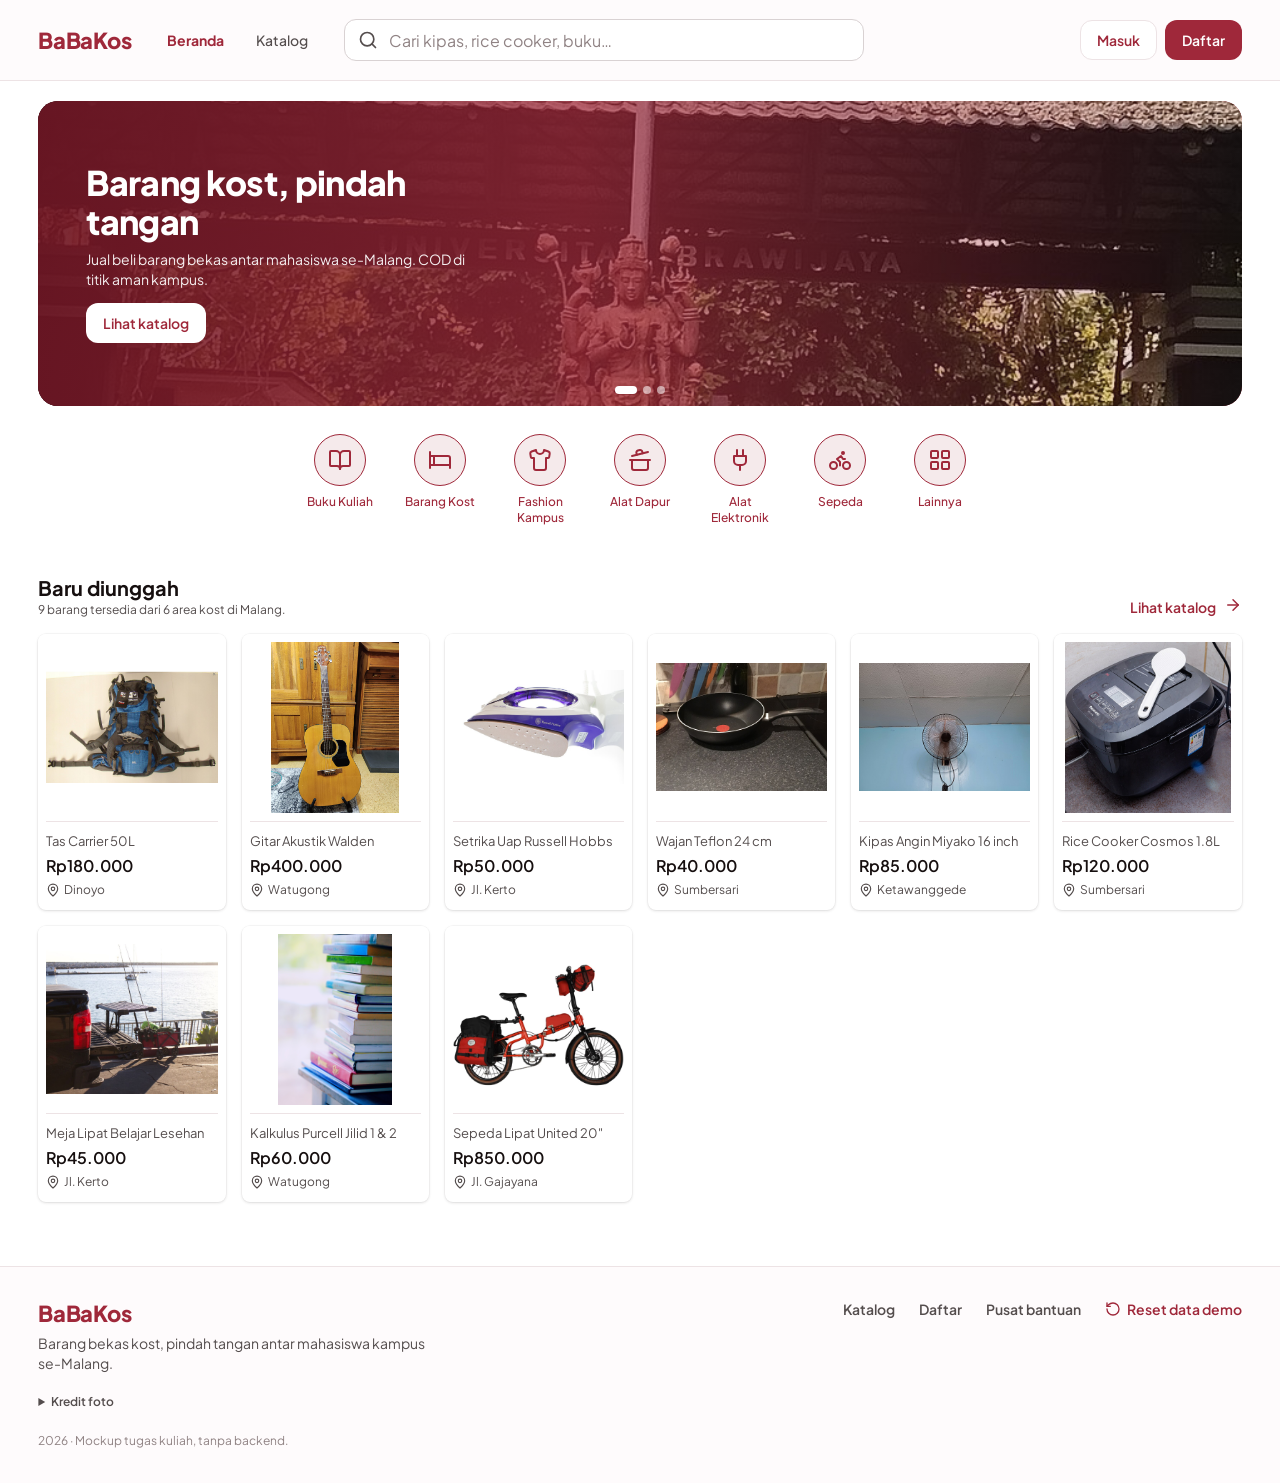
<file: index.html>
<!doctype html>
<html lang="id">
  <head>
    <meta charset="UTF-8">
    <meta name="viewport" content="width=device-width, initial-scale=1.0">
    <meta name="description" content="BaBaKos — jual beli barang bekas kost khusus mahasiswa kampus se-Malang. Email kampus terverifikasi, chat dengan kartu barang, COD di titik aman.">
    <title>BaBaKos — Barang Bekas Kost Mahasiswa Malang</title>
    <link rel="icon" type="image/svg+xml" href="assets/icon.svg">
    <link rel="preconnect" href="https://fonts.googleapis.com">
    <link rel="preconnect" href="https://fonts.gstatic.com" crossorigin>
    <link rel="stylesheet" href="https://fonts.googleapis.com/css2?family=Plus+Jakarta+Sans:wght@400;500;600;700;800&display=swap">
    <link rel="stylesheet" href="css/style.css">
  </head>
  <body>
    <a class="skip" href="#isi">Langsung ke isi</a>
    <header id="site-header"></header>

    <main id="isi" class="home">
      <!-- Figma BERANDA: banner, category icons, products. Filled by js/pages/index.js. -->
      <section class="container home-banner" aria-label="Sorotan">
        <div class="banner" id="banner">
          <div class="banner-track" id="banner-track"></div>
          <div class="banner-dots" id="banner-dots" role="group" aria-label="Pilih sorotan"></div>
        </div>
      </section>

      <section class="container home-cats" aria-labelledby="cats-title">
        <h2 class="sr-only" id="cats-title">Kategori</h2>
        <ul class="cats" id="cats" data-reveal-group></ul>
      </section>

      <section class="container home-section" id="near-section" aria-labelledby="near-title" hidden>
        <div class="section-head">
          <div>
            <h2 class="h2" id="near-title">Dekat kostmu</h2>
            <p class="caption" id="near-sub"></p>
          </div>
          <a class="text-action" id="near-more" href="jelajah.html">Lihat semua<span data-icon="arrow-right"></span></a>
        </div>
        <ul class="pgrid" id="near-grid"></ul>
      </section>

      <section class="container home-section" aria-labelledby="new-title">
        <div class="section-head">
          <div>
            <h2 class="h2" id="new-title">Baru diunggah</h2>
            <p class="caption" id="new-sub"></p>
          </div>
          <a class="text-action" href="jelajah.html">Lihat katalog<span data-icon="arrow-right"></span></a>
        </div>
        <ul class="pgrid" id="new-grid"></ul>
      </section>
    </main>

    <footer id="site-footer"></footer>

    <script src="js/data.js"></script>
    <script src="js/utils.js"></script>
    <script src="js/layout.js"></script>
    <script src="js/pages/index.js"></script>
  </body>
</html>
</file>
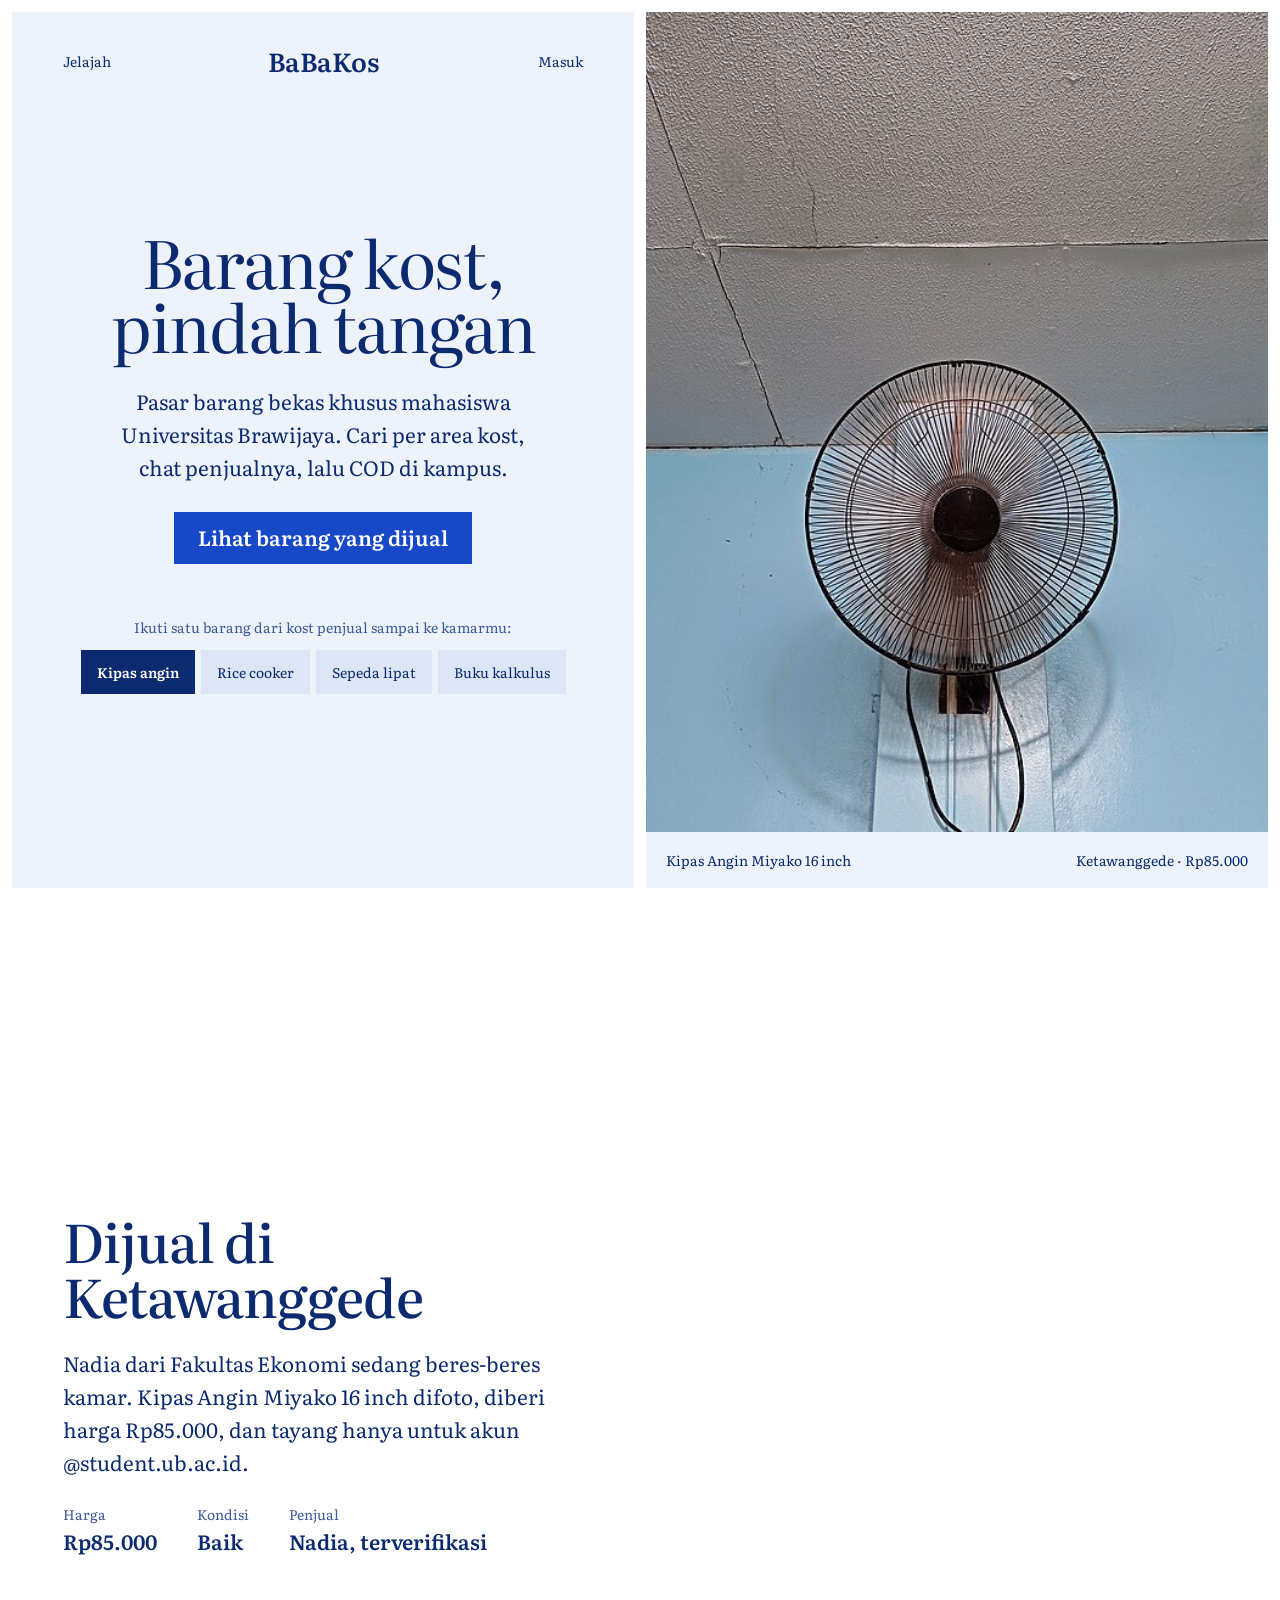
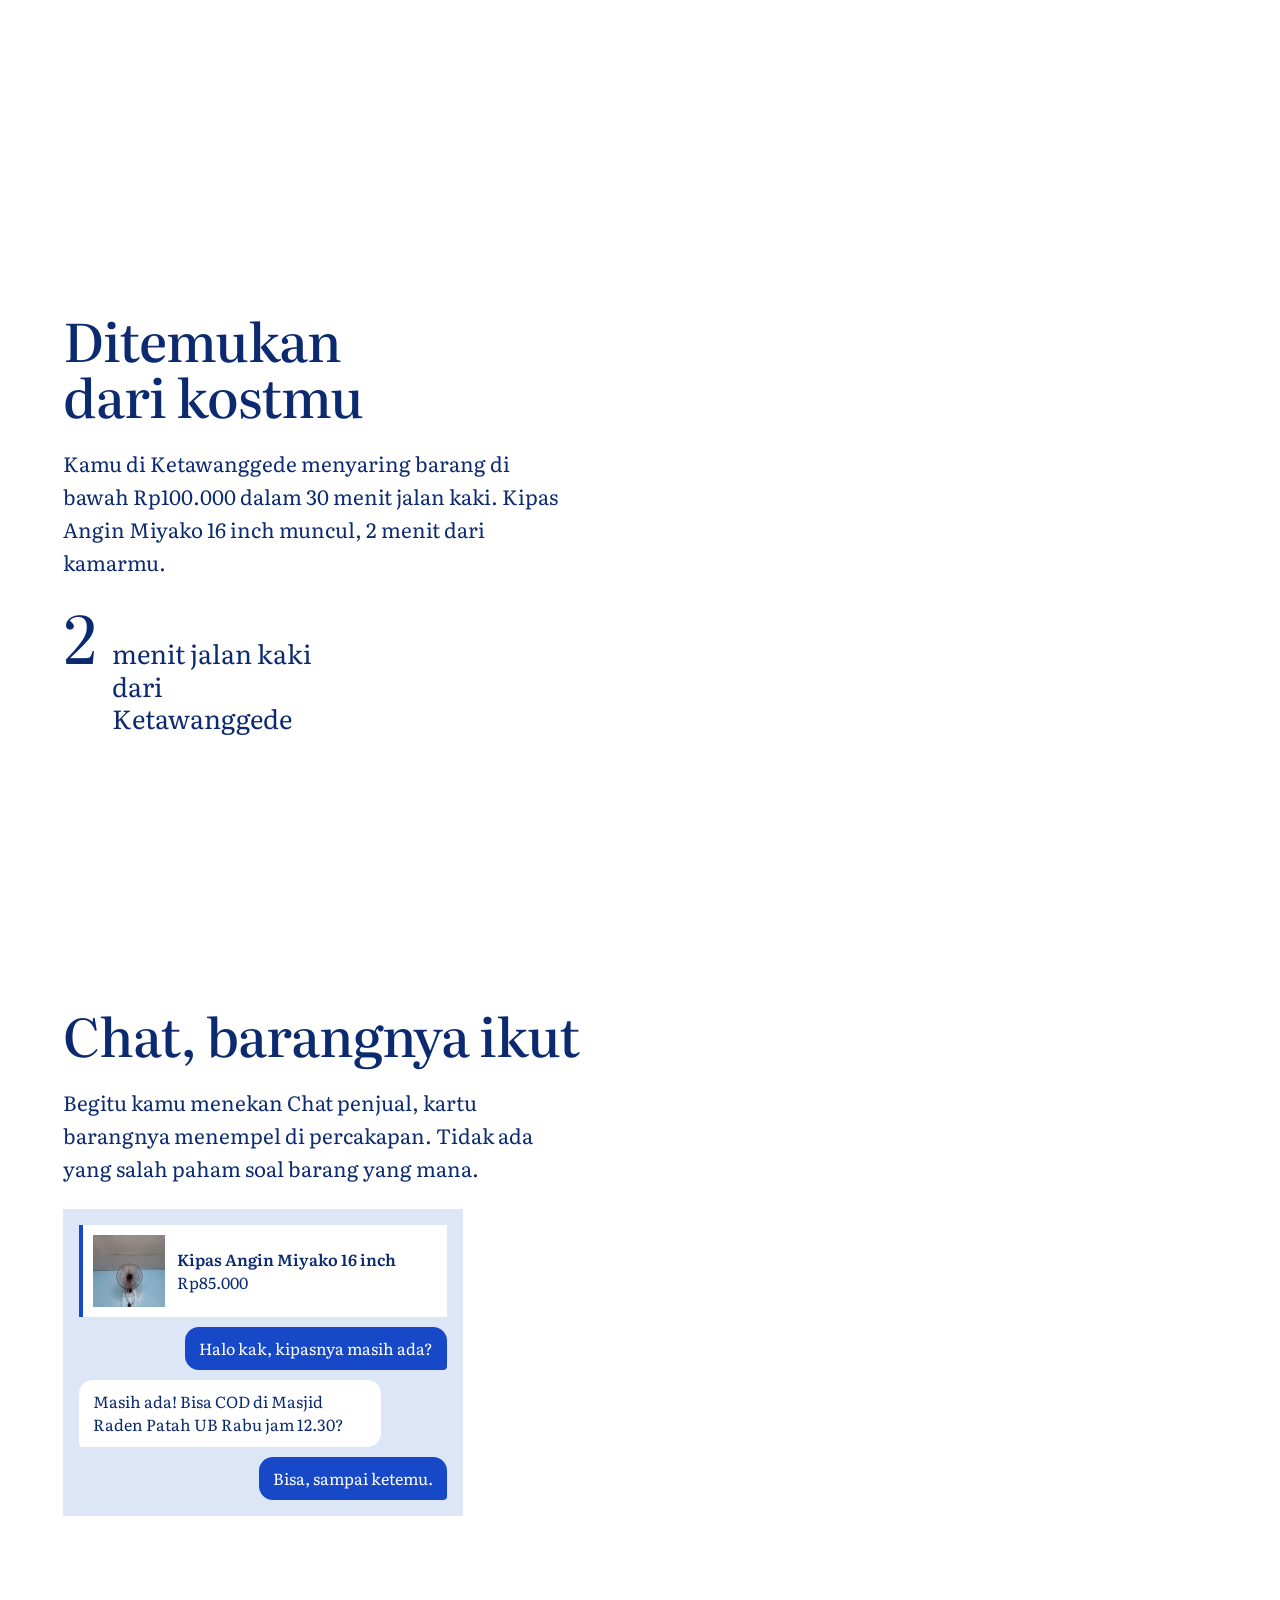
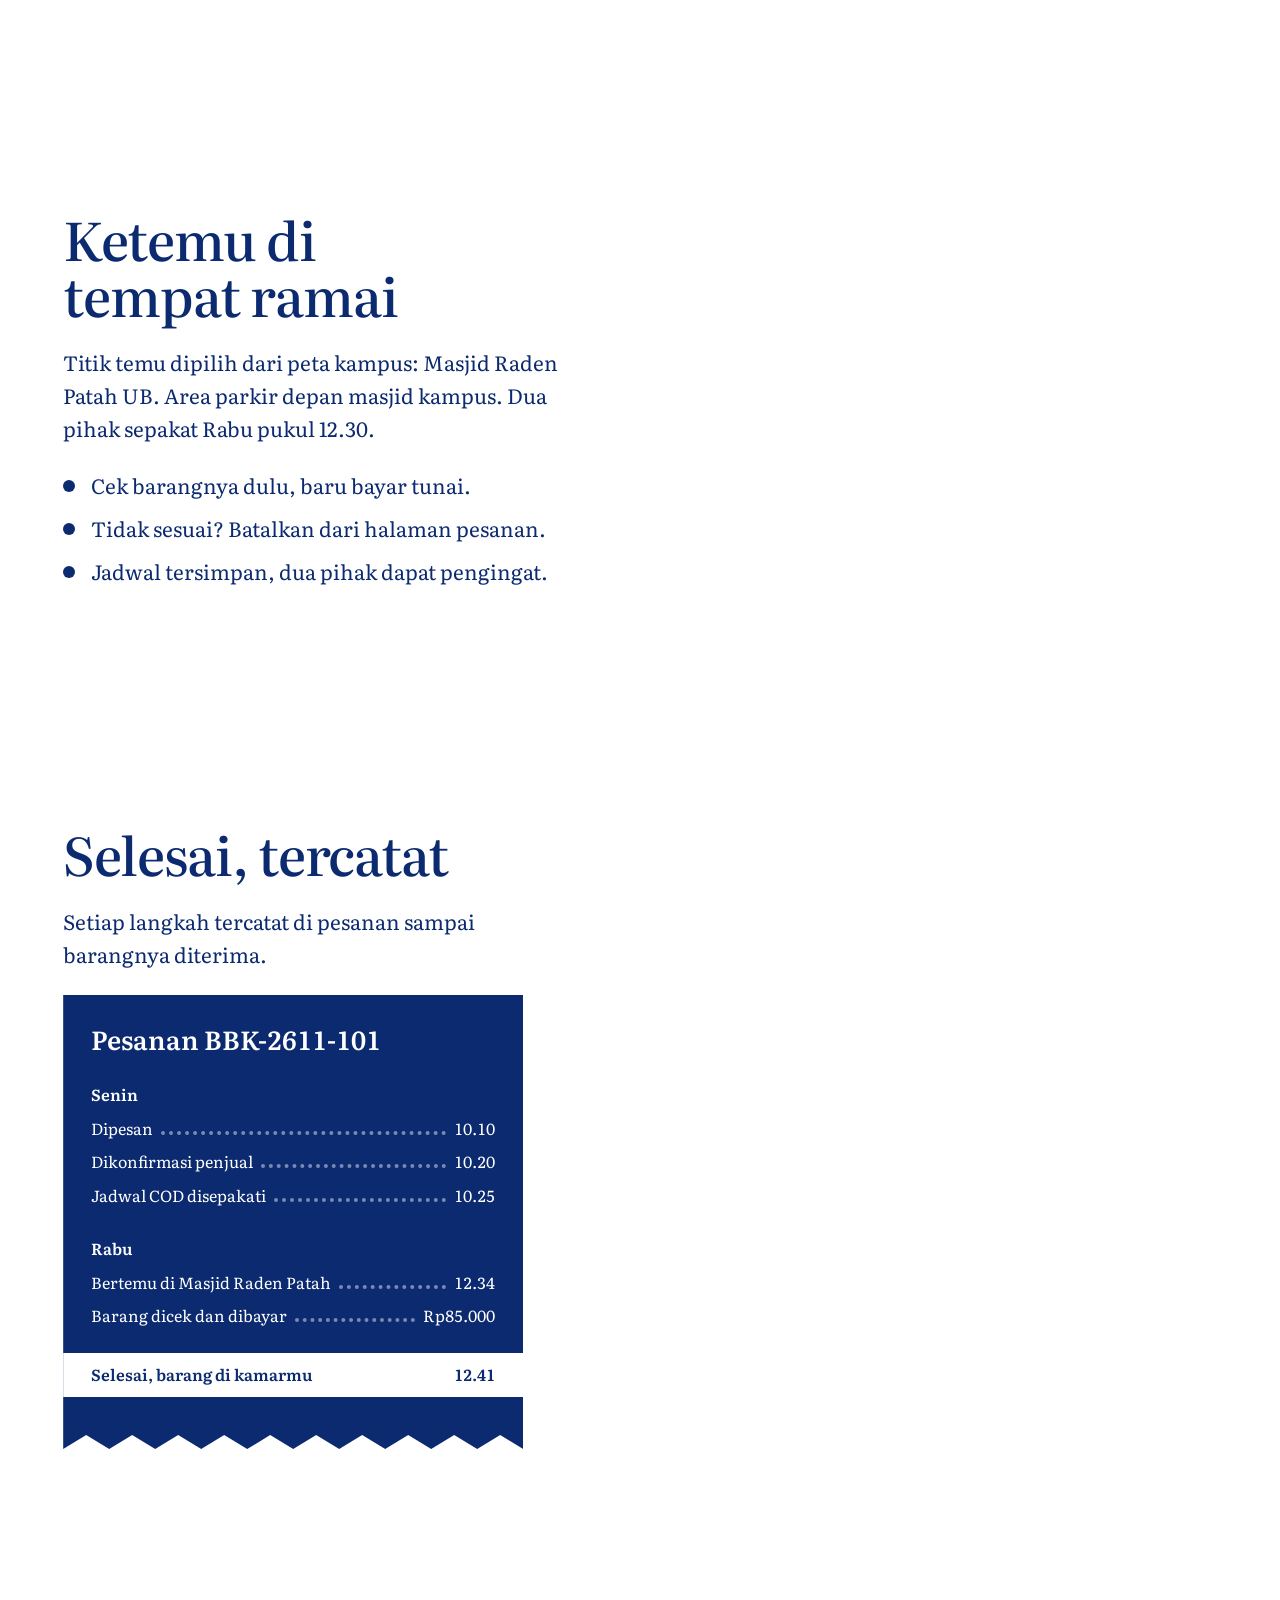
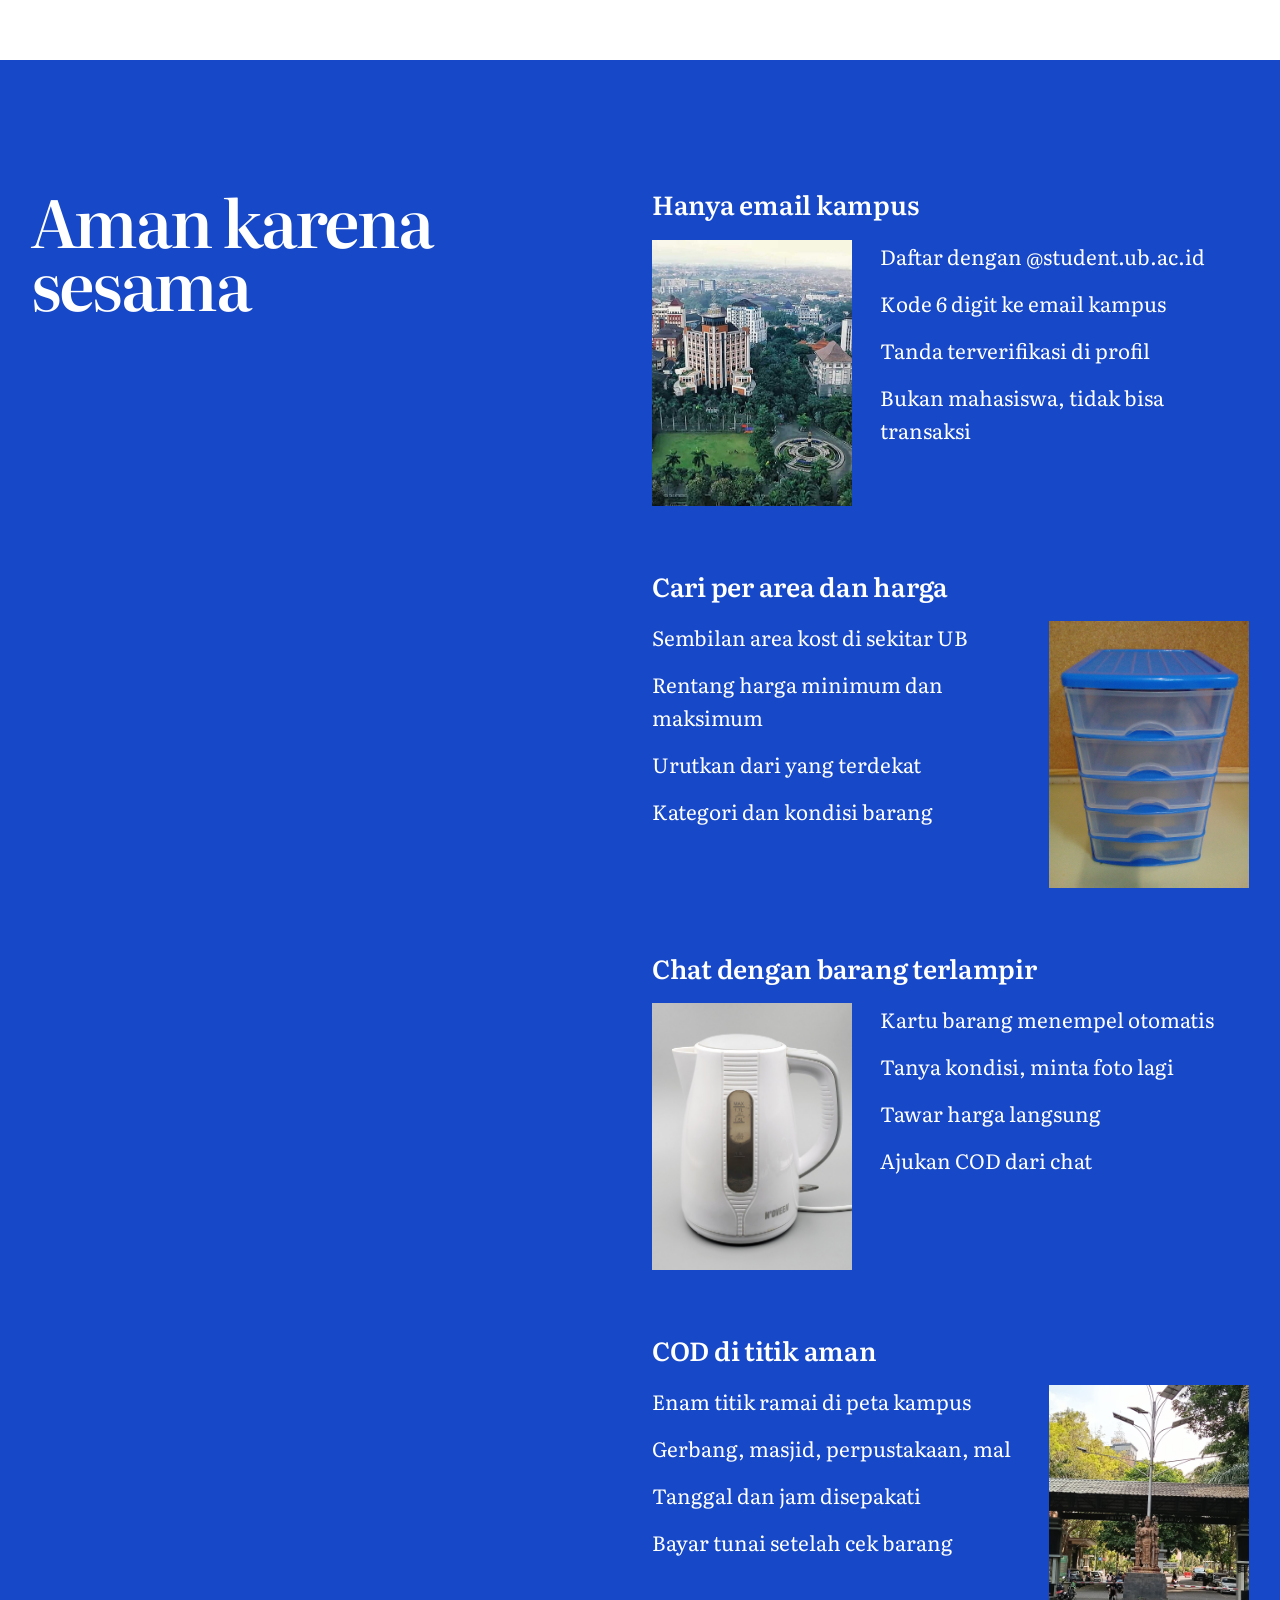
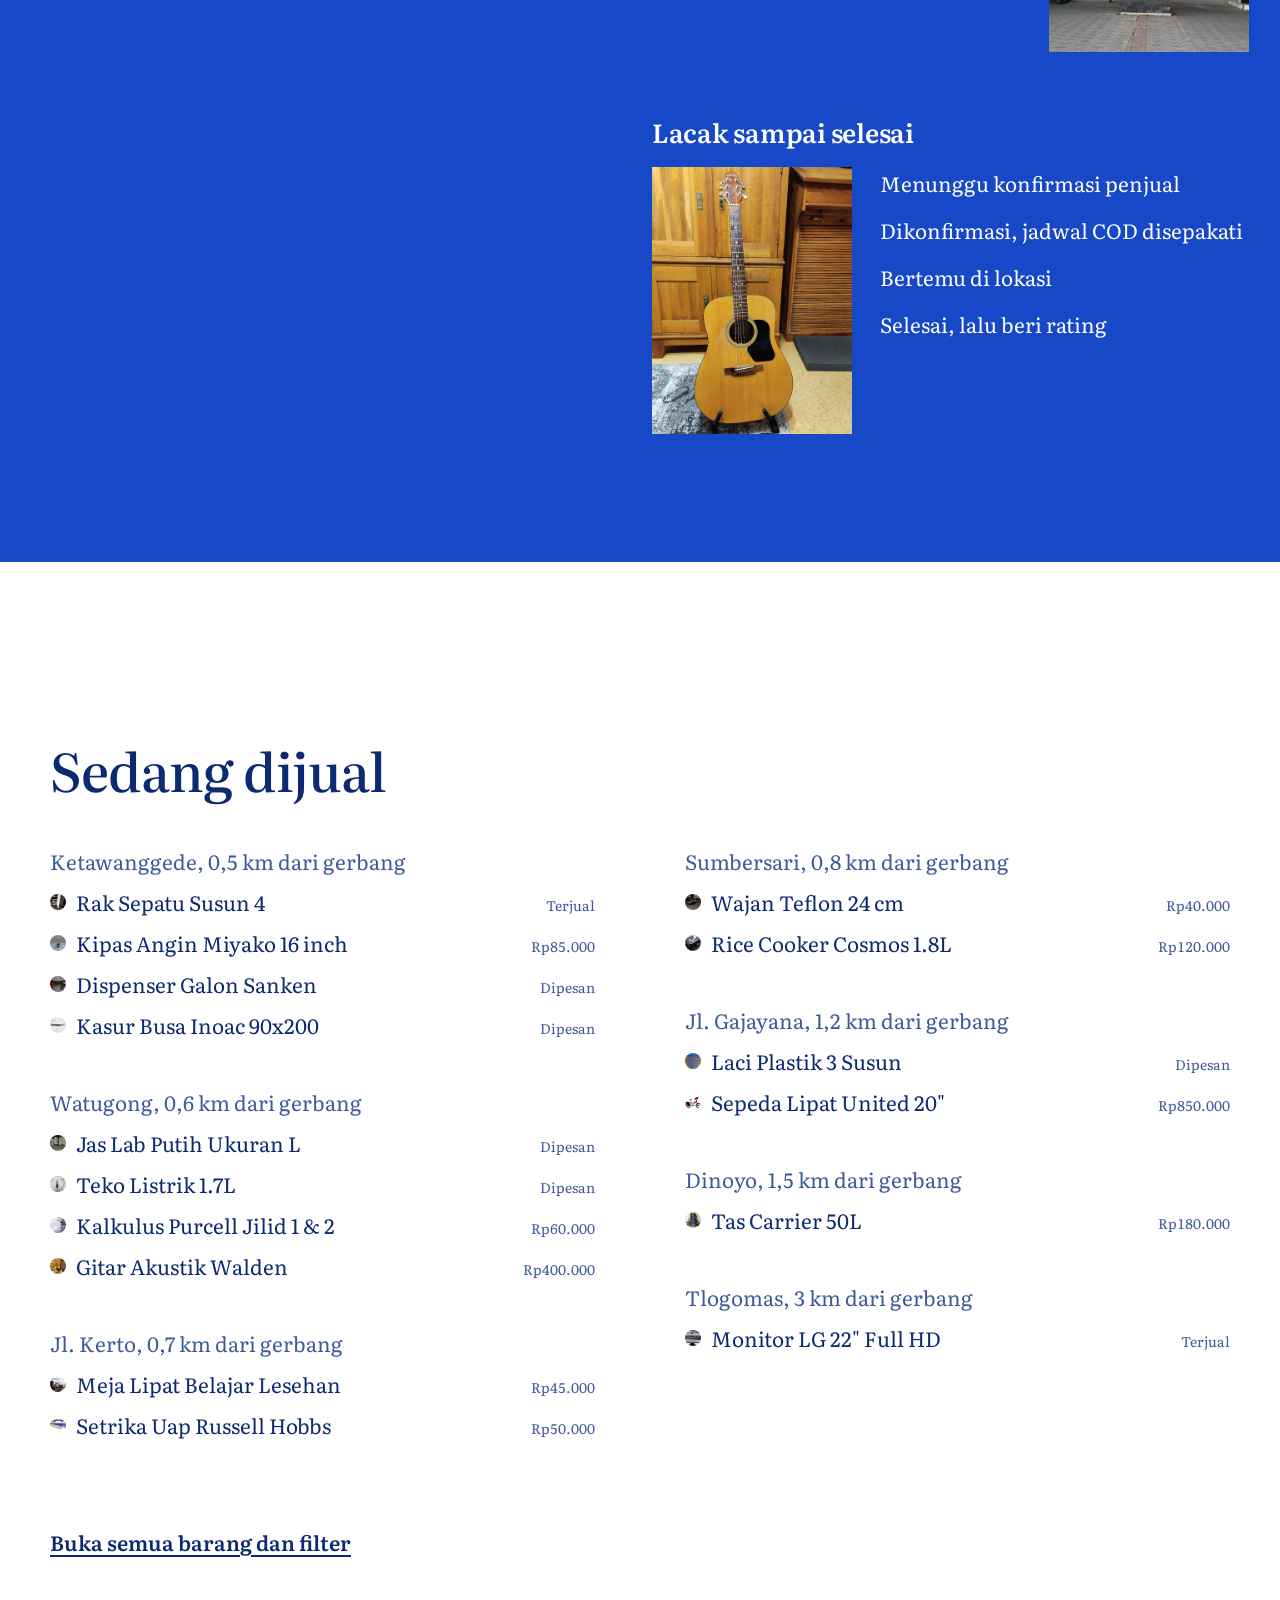
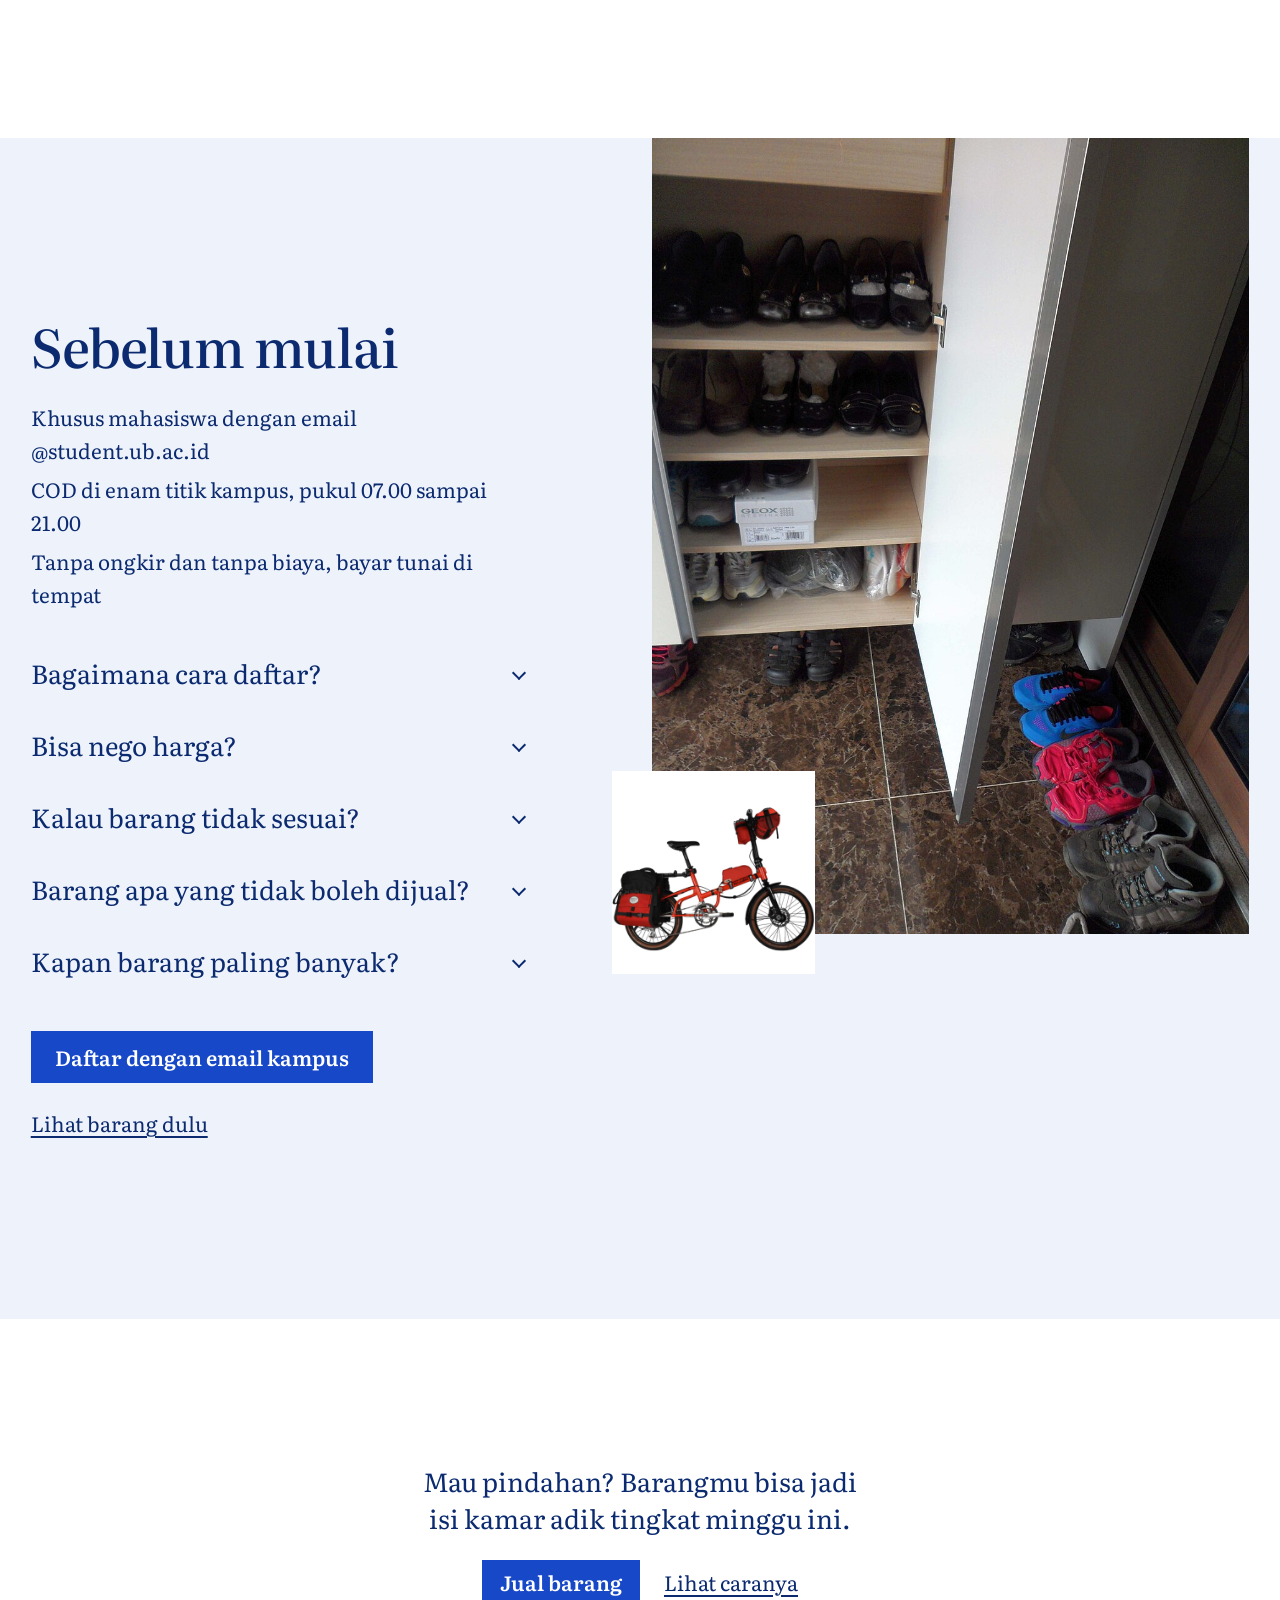
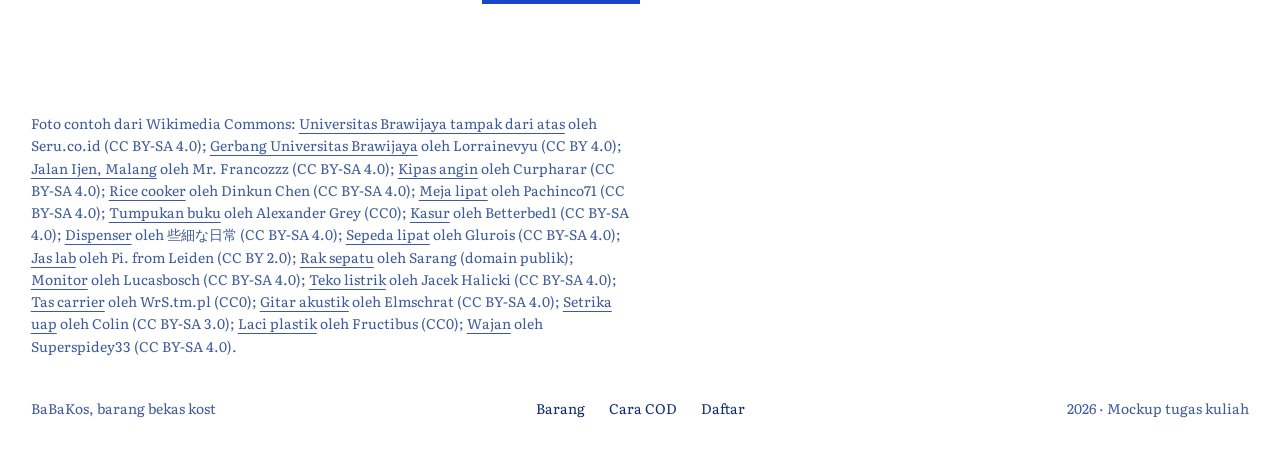
<file: mockups/d-pindah-tangan/index.html>
<!doctype html>
<html lang="id">
  <head>
    <meta charset="UTF-8">
    <meta name="viewport" content="width=device-width, initial-scale=1.0">
    <meta name="description" content="BaBaKos — pasar barang bekas kost khusus mahasiswa Universitas Brawijaya. Ikuti satu barang dari kost penjual sampai ke kamarmu: chat, COD di kampus, selesai.">
    <title>BaBaKos — Barang Kost, Pindah Tangan (Mockup D)</title>
    <link rel="icon" type="image/svg+xml" href="../../assets/icon.svg">
    <link rel="preconnect" href="https://fonts.googleapis.com">
    <link rel="preconnect" href="https://fonts.gstatic.com" crossorigin>
    <link href="https://fonts.googleapis.com/css2?family=Literata:ital,opsz,wght@0,7..72,400;0,7..72,500;0,7..72,600;1,7..72,400&display=swap" rel="stylesheet">
    <link rel="stylesheet" href="style.css">
  </head>
  <body>
    <a class="skip" href="#perjalanan">Langsung ke isi</a>

    <!-- PART 1: the split stage. Left column scrolls, right photograph stays. -->
    <div class="stage">
      <div class="column">
        <!-- HERO: the menu-card sheet -->
        <header class="sheet" aria-labelledby="hero-title">
          <nav class="sheet-top" aria-label="Utama">
            <a href="#barang">Jelajah</a>
            <a class="wordmark" href="#">BaBaKos</a>
            <a href="#masuk">Masuk</a>
          </nav>
          <div class="sheet-main">
            <h1 id="hero-title" class="hero-title" data-reveal>Barang kost, pindah tangan</h1>
            <p class="hero-sub" data-reveal>Pasar barang bekas khusus mahasiswa Universitas Brawijaya. Cari per area kost, chat penjualnya, lalu COD di kampus.</p>
            <a class="btn" href="#barang" data-reveal>Lihat barang yang dijual</a>
            <div class="follow" data-reveal>
              <p class="follow-label" id="follow-label">Ikuti satu barang dari kost penjual sampai ke kamarmu:</p>
              <div class="follow-tabs" role="tablist" aria-labelledby="follow-label" id="follow-tabs">
                <button role="tab" aria-selected="true" data-id="p1">Kipas angin</button>
                <button role="tab" aria-selected="false" data-id="p2">Rice cooker</button>
                <button role="tab" aria-selected="false" data-id="p7">Sepeda lipat</button>
                <button role="tab" aria-selected="false" data-id="p4">Buku kalkulus</button>
              </div>
            </div>
          </div>
        </header>

        <!-- THE JOURNEY: one item, five chapters. Text is filled from the data in main.js. -->
        <section class="journey" id="perjalanan" aria-labelledby="journey-title">
          <h2 id="journey-title" class="sr-only">Perjalanan satu barang</h2>

          <article class="chapter" data-photo="item" data-reveal-group>
            <h3 class="h3" data-reveal>Dijual di <span data-f="sellerArea">Jl. Kerto</span></h3>
            <p data-reveal data-f="soldText">Nadia dari Fakultas Ekonomi dan Bisnis pindah kost. Kipas Angin Miyako 16 inch difoto, diberi harga Rp85.000, dan tayang hanya untuk akun @student.ub.ac.id.</p>
            <dl class="facts" data-reveal>
              <div><dt>Harga</dt><dd data-f="price">Rp85.000</dd></div>
              <div><dt>Kondisi</dt><dd data-f="condition">Baik</dd></div>
              <div><dt>Penjual</dt><dd data-f="seller">Nadia, terverifikasi</dd></div>
            </dl>
          </article>

          <article class="chapter" data-photo="street" data-reveal-group>
            <h3 class="h3" data-reveal>Ditemukan dari kostmu</h3>
            <p data-reveal data-f="foundText">Kamu di Ketawanggede menyaring barang di bawah Rp100.000 dalam 15 menit jalan kaki. Kipas ini muncul, 7 menit dari kamarmu.</p>
            <p class="figure" data-reveal><span data-f="minutes">7</span><span class="figure-unit">menit jalan kaki dari Ketawanggede</span></p>
          </article>

          <article class="chapter" data-photo="item" data-reveal-group>
            <h3 class="h3" data-reveal>Chat, barangnya ikut</h3>
            <p data-reveal>Begitu kamu menekan Chat penjual, kartu barangnya menempel di percakapan. Tidak ada yang salah paham soal barang yang mana.</p>
            <div class="chat" data-ui data-reveal aria-label="Contoh percakapan">
              <div class="chat-card">
                <img data-f="thumb" src="../../assets/products/p1-kipas.jpg" alt="" width="72" height="72">
                <div><p class="chat-card-title" data-f="title">Kipas Angin Miyako 16 inch</p><p data-f="price">Rp85.000</p></div>
              </div>
              <p class="bubble me">Halo kak, <span data-f="shortTitle">kipasnya</span> masih ada?</p>
              <p class="bubble them">Masih ada! Bisa COD di <span data-f="codName">Masjid Raden Patah UB</span> Rabu jam 12.30?</p>
              <p class="bubble me">Bisa, sampai ketemu.</p>
            </div>
          </article>

          <article class="chapter" data-photo="gate" data-reveal-group>
            <h3 class="h3" data-reveal>Ketemu di tempat ramai</h3>
            <p data-reveal data-f="codText">Titik temu dipilih dari peta kampus: Masjid Raden Patah UB, area parkir depan masjid. Ramai, terang, dan dijaga satpam.</p>
            <ul class="tips" data-reveal>
              <li>Cek barangnya dulu, baru bayar tunai.</li>
              <li>Tidak sesuai? Batalkan dari halaman pesanan.</li>
              <li>Jadwal tersimpan, dua pihak dapat pengingat.</li>
            </ul>
          </article>

          <article class="chapter chapter-slip" data-photo="item" data-reveal-group>
            <h3 class="h3" data-reveal>Selesai, tercatat</h3>
            <p data-reveal>Setiap langkah tercatat di pesanan sampai barangnya diterima.</p>
            <div class="slip" data-reveal aria-label="Riwayat pesanan">
              <p class="slip-head">Pesanan <span data-f="orderId">BBK-2611-001</span></p>
              <p class="slip-day">Senin</p>
              <dl>
                <div><dt>Dipesan</dt><dd>10.10</dd></div>
                <div><dt>Dikonfirmasi penjual</dt><dd>10.20</dd></div>
                <div><dt>Jadwal COD disepakati</dt><dd>10.25</dd></div>
              </dl>
              <p class="slip-day">Rabu</p>
              <dl>
                <div><dt>Bertemu di <span data-f="codShort">Masjid Raden Patah</span></dt><dd>12.34</dd></div>
                <div><dt>Barang dicek dan dibayar</dt><dd data-f="price">Rp85.000</dd></div>
              </dl>
              <p class="slip-total"><span>Selesai, barang di kamarmu</span><span>12.41</span></p>
            </div>
          </article>
        </section>
      </div>

      <!-- The photograph that never moves; it crossfades as chapters arrive -->
      <figure class="photo" aria-live="polite">
        <img class="ph is-on" data-key="item" src="../../assets/products/p1-kipas.jpg" alt="Kipas angin dinding yang dijual" width="960" height="720">
        <img class="ph" data-key="street" src="../../assets/photos/malang-ijen.jpg" alt="Jalan Ijen di Malang" width="960" height="720">
        <img class="ph" data-key="gate" src="../../assets/photos/ub-gerbang.jpg" alt="Gerbang Universitas Brawijaya" width="960" height="1280">
        <figcaption class="photo-bar"><span data-f="title">Kipas Angin Miyako 16 inch</span><span><span data-f="sellerArea">Jl. Kerto</span> · <span data-f="price">Rp85.000</span></span></figcaption>
      </figure>
    </div>

    <main>
      <!-- PART 2: full width. Pinned heading, passing rows. -->
      <section class="safe" aria-labelledby="safe-title">
        <div class="wrap safe-grid">
          <h2 id="safe-title" class="safe-title">Aman karena sesama</h2>
          <div class="safe-rows">
            <article class="srow" data-reveal-group>
              <h3 data-reveal>Hanya email kampus</h3>
              <div class="srow-body">
                <img data-reveal src="../../assets/photos/ub-aerial.jpg" alt="Kampus Universitas Brawijaya dari atas" width="960" height="640" loading="lazy">
                <ul data-reveal><li>Daftar dengan @student.ub.ac.id</li><li>Kode 6 digit ke email kampus</li><li>Tanda terverifikasi di profil</li><li>Bukan mahasiswa, tidak bisa transaksi</li></ul>
              </div>
            </article>
            <article class="srow srow-flip" data-reveal-group>
              <h3 data-reveal>Cari per area dan harga</h3>
              <div class="srow-body">
                <img data-reveal src="../../assets/products/p15-laci.jpg" alt="Laci plastik tiga susun" width="960" height="1280" loading="lazy">
                <ul data-reveal><li>Sembilan area kost di sekitar UB</li><li>Rentang harga minimum dan maksimum</li><li>Urutkan dari yang terdekat</li><li>Kategori dan kondisi barang</li></ul>
              </div>
            </article>
            <article class="srow" data-reveal-group>
              <h3 data-reveal>Chat dengan barang terlampir</h3>
              <div class="srow-body">
                <img data-reveal src="../../assets/products/p11-teko.jpg" alt="Teko listrik" width="960" height="1113" loading="lazy">
                <ul data-reveal><li>Kartu barang menempel otomatis</li><li>Tanya kondisi, minta foto lagi</li><li>Tawar harga langsung</li><li>Ajukan COD dari chat</li></ul>
              </div>
            </article>
            <article class="srow srow-flip" data-reveal-group>
              <h3 data-reveal>COD di titik aman</h3>
              <div class="srow-body">
                <img data-reveal src="../../assets/photos/ub-gerbang.jpg" alt="Gerbang Universitas Brawijaya" width="960" height="1280" loading="lazy">
                <ul data-reveal><li>Enam titik ramai di peta kampus</li><li>Gerbang, masjid, perpustakaan, mal</li><li>Tanggal dan jam disepakati</li><li>Bayar tunai setelah cek barang</li></ul>
              </div>
            </article>
            <article class="srow" data-reveal-group>
              <h3 data-reveal>Lacak sampai selesai</h3>
              <div class="srow-body">
                <img data-reveal src="../../assets/products/p13-gitar.jpg" alt="Gitar akustik" width="960" height="1280" loading="lazy">
                <ul data-reveal><li>Menunggu konfirmasi penjual</li><li>Dikonfirmasi, jadwal COD disepakati</li><li>Bertemu di lokasi</li><li>Selesai, lalu beri rating</li></ul>
              </div>
            </article>
          </div>
        </div>
      </section>

      <!-- PART 3: the listing as two-ended rows -->
      <section class="section listing" id="barang" aria-labelledby="list-title">
        <div class="list-col">
          <h2 id="list-title" class="h-list" data-reveal>Sedang dijual</h2>
          <div id="list" data-reveal-group></div>
          <a class="list-more" href="#">Buka semua barang dan filter</a>
        </div>
      </section>

      <!-- PART 4: questions beside a tall photograph -->
      <section class="section faq" aria-labelledby="faq-title" id="masuk">
        <div class="wrap faq-grid">
          <div class="faq-col">
            <h2 id="faq-title" class="h3" data-reveal>Sebelum mulai</h2>
            <ul class="faq-facts" data-reveal>
              <li>Khusus mahasiswa dengan email @student.ub.ac.id</li>
              <li>COD di enam titik kampus, pukul 07.00 sampai 21.00</li>
              <li>Tanpa ongkir dan tanpa biaya, bayar tunai di tempat</li>
            </ul>
            <div class="faq-list">
              <details><summary>Bagaimana cara daftar?</summary><p>Masukkan email @student.ub.ac.id, lalu kode 6 digit yang dikirim ke email kampusmu. Untuk uji coba, email berakhiran ac.id lain juga diterima.</p></details>
              <details><summary>Bisa nego harga?</summary><p>Bisa, lewat chat. Barangnya sudah terlampir, jadi tinggal tawar.</p></details>
              <details><summary>Kalau barang tidak sesuai?</summary><p>Jangan bayar. Tekan Batalkan di halaman pesanan dan laporkan lewat chat. Rating penjual ikut tercatat.</p></details>
              <details><summary>Barang apa yang tidak boleh dijual?</summary><p>Makanan basah, obat, dan barang yang melanggar aturan kampus atau hukum.</p></details>
              <details><summary>Kapan barang paling banyak?</summary><p>Akhir semester dan musim wisuda, saat kakak tingkat pindahan.</p></details>
            </div>
            <div class="faq-actions"><a class="btn" href="#">Daftar dengan email kampus</a><a href="#barang">Lihat barang dulu</a></div>
          </div>
          <div class="faq-pics" data-reveal>
            <img class="pic-tall" src="../../assets/products/p9-rak.jpg" alt="Rak sepatu di teras rumah" width="960" height="1280" loading="lazy">
            <img class="pic-sq" src="../../assets/products/p7-sepeda.jpg" alt="Sepeda lipat" width="960" height="960" loading="lazy">
          </div>
        </div>
      </section>

      <!-- PART 5: one plain sentence -->
      <section class="cta wrap" aria-labelledby="cta-title">
        <h2 id="cta-title" class="sr-only">Jual barangmu</h2>
        <p data-reveal>Mau pindahan? Barangmu bisa jadi isi kamar adik tingkat minggu ini.</p>
        <div class="cta-actions" data-reveal><a class="btn btn-small" href="#">Jual barang</a><a href="#perjalanan">Lihat caranya</a></div>
      </section>
    </main>

    <footer class="foot wrap">
      <p class="credits" id="credits"></p>
      <div class="foot-line">
        <p>BaBaKos, barang bekas kost</p>
        <nav aria-label="Footer"><a href="#barang">Barang</a><a href="#perjalanan">Cara COD</a><a href="#masuk">Daftar</a></nav>
        <p>2026 · Mockup tugas kuliah</p>
      </div>
    </footer>

    <script src="../../js/data.js"></script>
    <script src="../../js/utils.js"></script>
    <script src="../../js/layout.js"></script>
    <script src="../shared.js"></script>
    <script src="main.js"></script>
  </body>
</html>
</file>
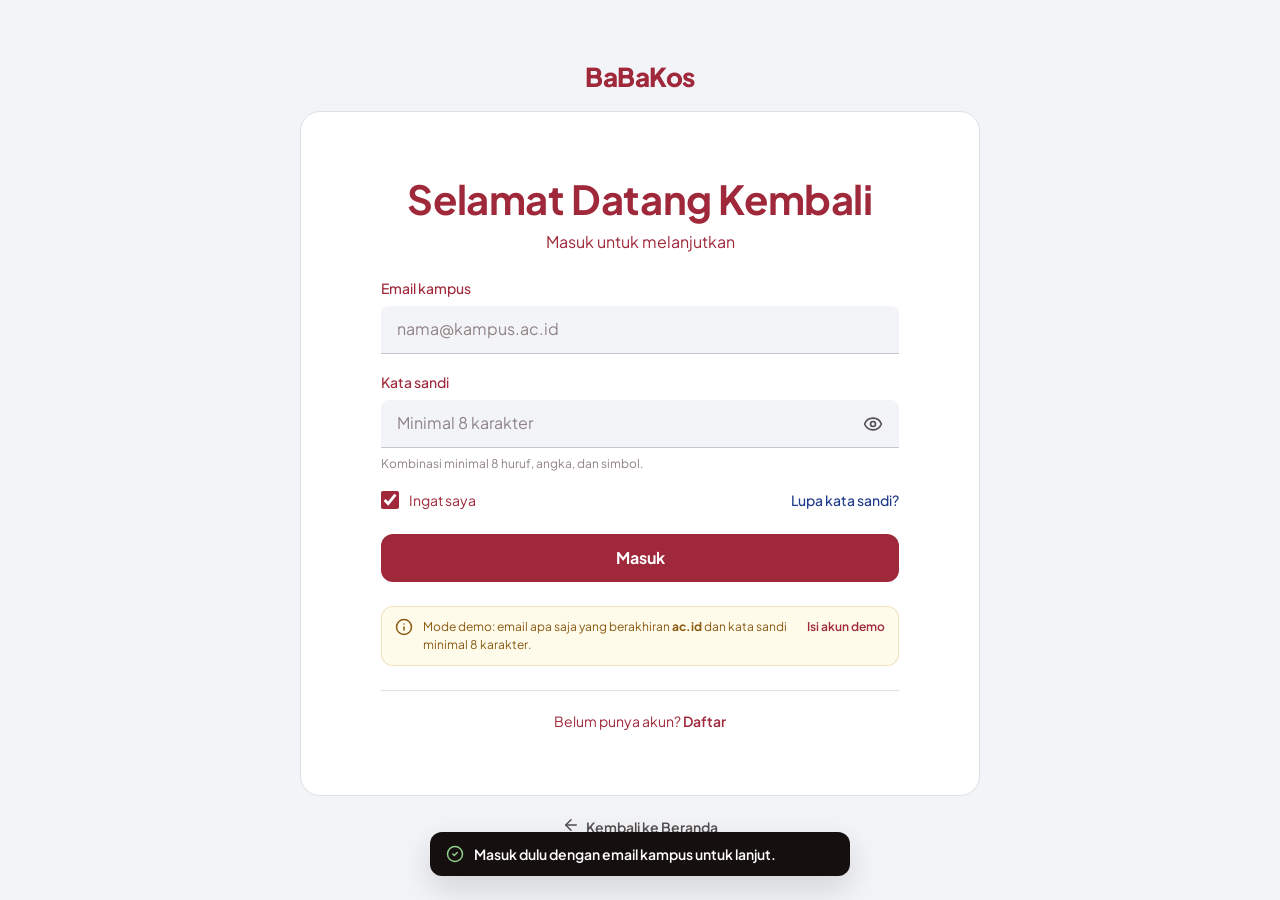
<file: chat.html>
<!doctype html>
<html lang="id">
  <head>
    <meta charset="UTF-8">
    <meta name="viewport" content="width=device-width, initial-scale=1.0">
    <meta name="description" content="Chat dengan penjual BaBaKos. Barang yang ditanyakan otomatis terlampir.">
    <title>Chat — BaBaKos</title>
    <link rel="icon" type="image/svg+xml" href="assets/icon.svg">
    <link rel="preconnect" href="https://fonts.googleapis.com">
    <link rel="preconnect" href="https://fonts.gstatic.com" crossorigin>
    <link rel="stylesheet" href="https://fonts.googleapis.com/css2?family=Plus+Jakarta+Sans:wght@400;500;600;700;800&display=swap">
    <link rel="stylesheet" href="css/style.css">
  </head>
  <body data-auth="required" class="chat-page">
    <header id="site-header"></header>

    <!-- List of conversations + the open room (Figma floating chat widget style). Filled by js/pages/chat.js. -->
    <main class="container chat" id="chat">
      <aside class="chat-list" aria-labelledby="list-title">
        <div class="chat-list-head">
          <h1 class="h2" id="list-title">Chat</h1>
          <p class="caption" id="list-sub"></p>
        </div>
        <ul class="threads" id="threads"></ul>
      </aside>

      <section class="room" id="room" aria-label="Percakapan" hidden>
        <header class="room-head">
          <button type="button" class="icon-btn icon-btn-soft room-back" id="room-back" aria-label="Kembali ke daftar chat" data-icon="chevron-left" data-icon-size="20"></button>
          <a class="room-who" id="room-who" href="profil.html">
            <span class="avatar" id="room-avatar" aria-hidden="true"></span>
            <span>
              <span class="room-name" id="room-name"></span>
              <span class="room-status"><span class="online-dot"></span><span id="room-status">Online</span></span>
            </span>
          </a>
          <a class="icon-btn icon-btn-soft" id="room-product-link" href="produk.html" aria-label="Lihat barang" data-icon="bag" data-icon-size="18"></a>
        </header>

        <div class="room-context" id="room-context"></div>

        <ol class="messages" id="messages" aria-live="polite"></ol>

        <div class="room-foot">
          <div class="quick" id="quick" role="group" aria-label="Balasan cepat"></div>
          <form class="composer" id="composer">
            <label class="sr-only" for="msg">Tulis pesan</label>
            <input id="msg" name="msg" autocomplete="off" placeholder="Tulis pesan…" maxlength="500" enterkeyhint="send">
            <button class="send-btn" type="submit" aria-label="Kirim" data-icon="send" data-icon-size="20"></button>
          </form>
        </div>
      </section>

      <div class="room-empty" id="room-empty">
        <span class="empty-icon" data-icon="messages" data-icon-size="32"></span>
        <p class="empty-title">Pilih percakapan</p>
        <p>Atau buka barang di katalog lalu tekan Chat. Kartu barangnya akan otomatis terlampir.</p>
        <a class="btn btn-sm btn-outline" href="jelajah.html">Buka katalog</a>
      </div>
    </main>

    <script src="js/data.js"></script>
    <script src="js/utils.js"></script>
    <script src="js/layout.js"></script>
    <script src="js/pages/chat.js"></script>
  </body>
</html>
</file>
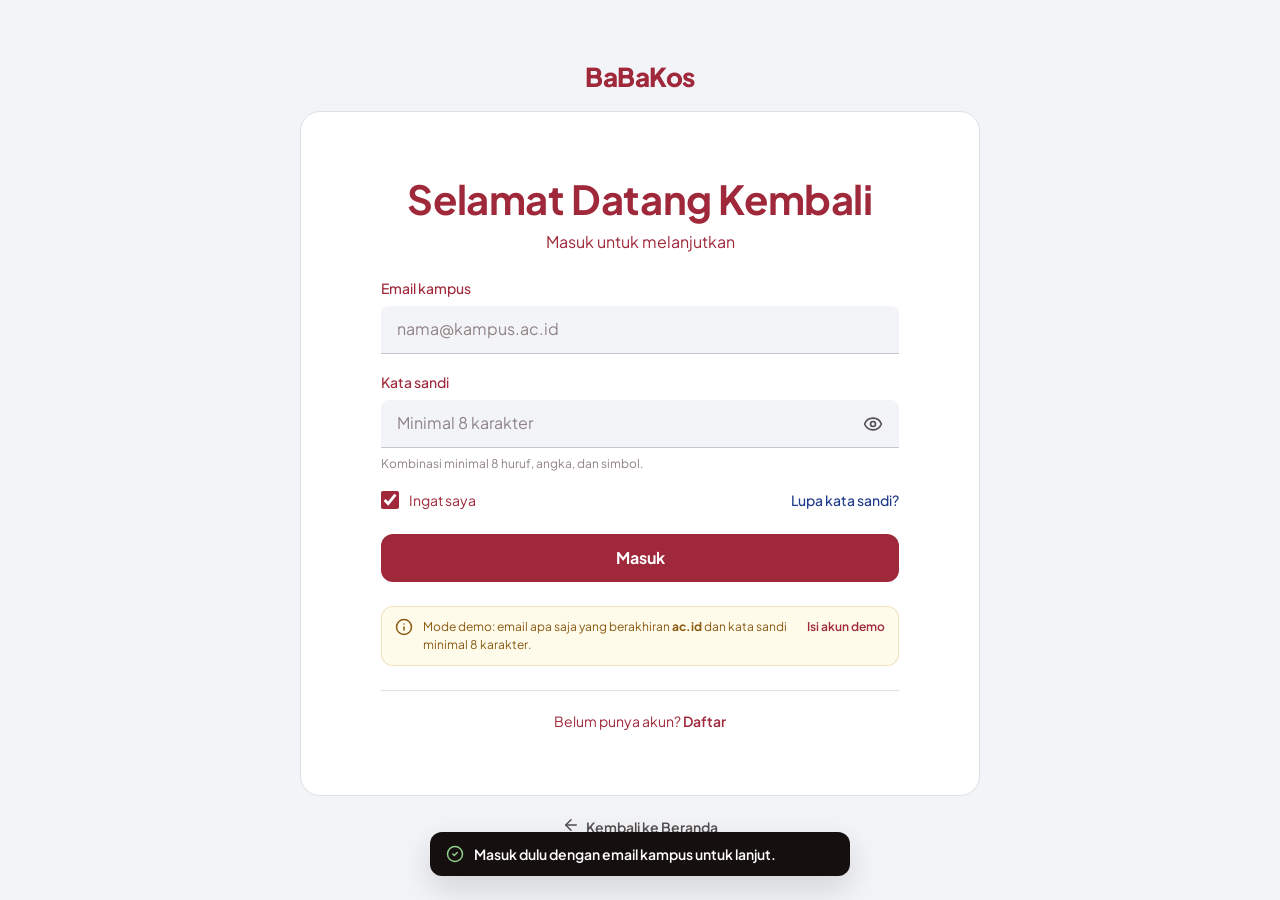
<file: checkout.html>
<!doctype html>
<html lang="id">
  <head>
    <meta charset="UTF-8">
    <meta name="viewport" content="width=device-width, initial-scale=1.0">
    <meta name="description" content="Atur COD di BaBaKos: tulis titik temu aman di sekitar kampusmu, lalu pilih tanggal dan jam.">
    <title>Atur COD — BaBaKos</title>
    <link rel="icon" type="image/svg+xml" href="assets/icon.svg">
    <link rel="preconnect" href="https://fonts.googleapis.com">
    <link rel="preconnect" href="https://fonts.gstatic.com" crossorigin>
    <link rel="stylesheet" href="https://fonts.googleapis.com/css2?family=Plus+Jakarta+Sans:wght@400;500;600;700;800&display=swap">
    <link rel="stylesheet" href="css/style.css">
  </head>
  <body data-auth="required">
    <header id="site-header" data-bar="Atur COD" data-back="jelajah.html"></header>

    <main class="container page">
      <!-- Order summary, free-text meeting place (map = optional helper), schedule, payment summary. Filled by js/pages/checkout.js. -->
      <form class="checkout" id="checkout-form" novalidate>
        <div class="checkout-main">
          <section class="card" aria-labelledby="sum-title">
            <h2 class="h3 card-head" id="sum-title">Ringkasan Barang</h2>
            <ul class="order-items" id="items"></ul>
            <div class="checkout-seller" id="seller"></div>
          </section>

          <section class="card" aria-labelledby="point-title">
            <div class="card-head">
              <div>
                <h2 class="h3" id="point-title">Titik Temu COD</h2>
                <p class="caption">Tulis tempat ramai yang kalian berdua mudah jangkau.</p>
              </div>
            </div>
            <div class="field">
              <label class="field-label" for="place">Titik temu</label>
              <input class="input" id="place" name="place" type="text" maxlength="100" required autocomplete="off" placeholder="Contoh: Lobi perpustakaan kampus, depan masjid kampus" aria-describedby="place-error">
              <p class="field-error" id="place-error" hidden></p>
            </div>
            <div class="place-suggest">
              <p class="caption">Saran titik aman, ketuk untuk mengisi:</p>
              <div class="chips" id="place-chips"></div>
              <details class="place-map">
                <summary>Lihat di peta ilustrasi</summary>
                <div id="map"></div>
              </details>
            </div>
          </section>

          <section class="card" aria-labelledby="when-title">
            <h2 class="h3 card-head" id="when-title">Jadwal COD</h2>
            <div class="field">
              <label class="field-label" for="when-date">Tanggal dan jam</label>
              <div class="when-pair">
                <input class="input" id="when-date" name="when-date" type="date" required aria-label="Tanggal COD" aria-describedby="when-hint when-error">
                <input class="input" id="when-time" name="when-time" type="time" required aria-label="Jam COD" aria-describedby="when-hint when-error">
              </div>
              <p class="field-hint" id="when-hint"></p>
              <p class="field-error" id="when-error" hidden></p>
            </div>
            <div class="field when-note">
              <label class="field-label" for="note">Catatan untuk penjual <span class="muted">(opsional)</span></label>
              <textarea class="textarea" id="note" name="note" maxlength="200" placeholder="Mis. aku pakai jaket almamater, tunggu di depan pos satpam."></textarea>
            </div>
          </section>

          <section class="card-soft tips" aria-labelledby="tips-title">
            <h2 class="h3" id="tips-title"><span data-icon="shield"></span>Tips aman COD</h2>
            <ul>
              <li>Bertemu di titik ramai di sekitar kampus, pada jam terang.</li>
              <li>Cek barangnya dulu, baru bayar tunai.</li>
              <li>Tidak sesuai saat COD? Jangan bayar dan hubungi penjual lewat chat.</li>
            </ul>
          </section>
        </div>

        <aside class="checkout-side">
          <section class="card pay" aria-labelledby="pay-title">
            <h2 class="h3 card-head" id="pay-title">Rincian Pembayaran</h2>
            <dl class="kv" id="pay"></dl>
            <div class="pay-method">
              <span class="icon-tile" data-icon="wallet" data-icon-size="20"></span>
              <div><p class="h3">Tunai saat COD</p><p class="caption">Bayar setelah barang dicek di titik temu.</p></div>
            </div>
            <p class="pay-summary caption" id="pay-summary"></p>
            <button class="btn btn-block" type="submit" id="submit">Buat Pesanan</button>
          </section>
        </aside>
      </form>

      <div class="empty" id="unavailable" hidden>
        <span class="empty-icon" data-icon="package" data-icon-size="32"></span>
        <p class="empty-title" id="unavailable-title">Barang tidak bisa dipesan</p>
        <p id="unavailable-text"></p>
        <a class="btn btn-sm btn-outline" href="jelajah.html">Cari barang lain</a>
      </div>
    </main>

    <div class="actionbar checkout-bar" id="checkout-bar">
      <div class="checkout-bar-total"><span class="caption">Total</span><strong id="bar-total"></strong></div>
      <button class="btn" type="submit" form="checkout-form">Buat Pesanan</button>
    </div>

    <script src="js/data.js"></script>
    <script src="js/utils.js"></script>
    <script src="js/layout.js"></script>
    <script src="js/pages/checkout.js"></script>
  </body>
</html>
</file>
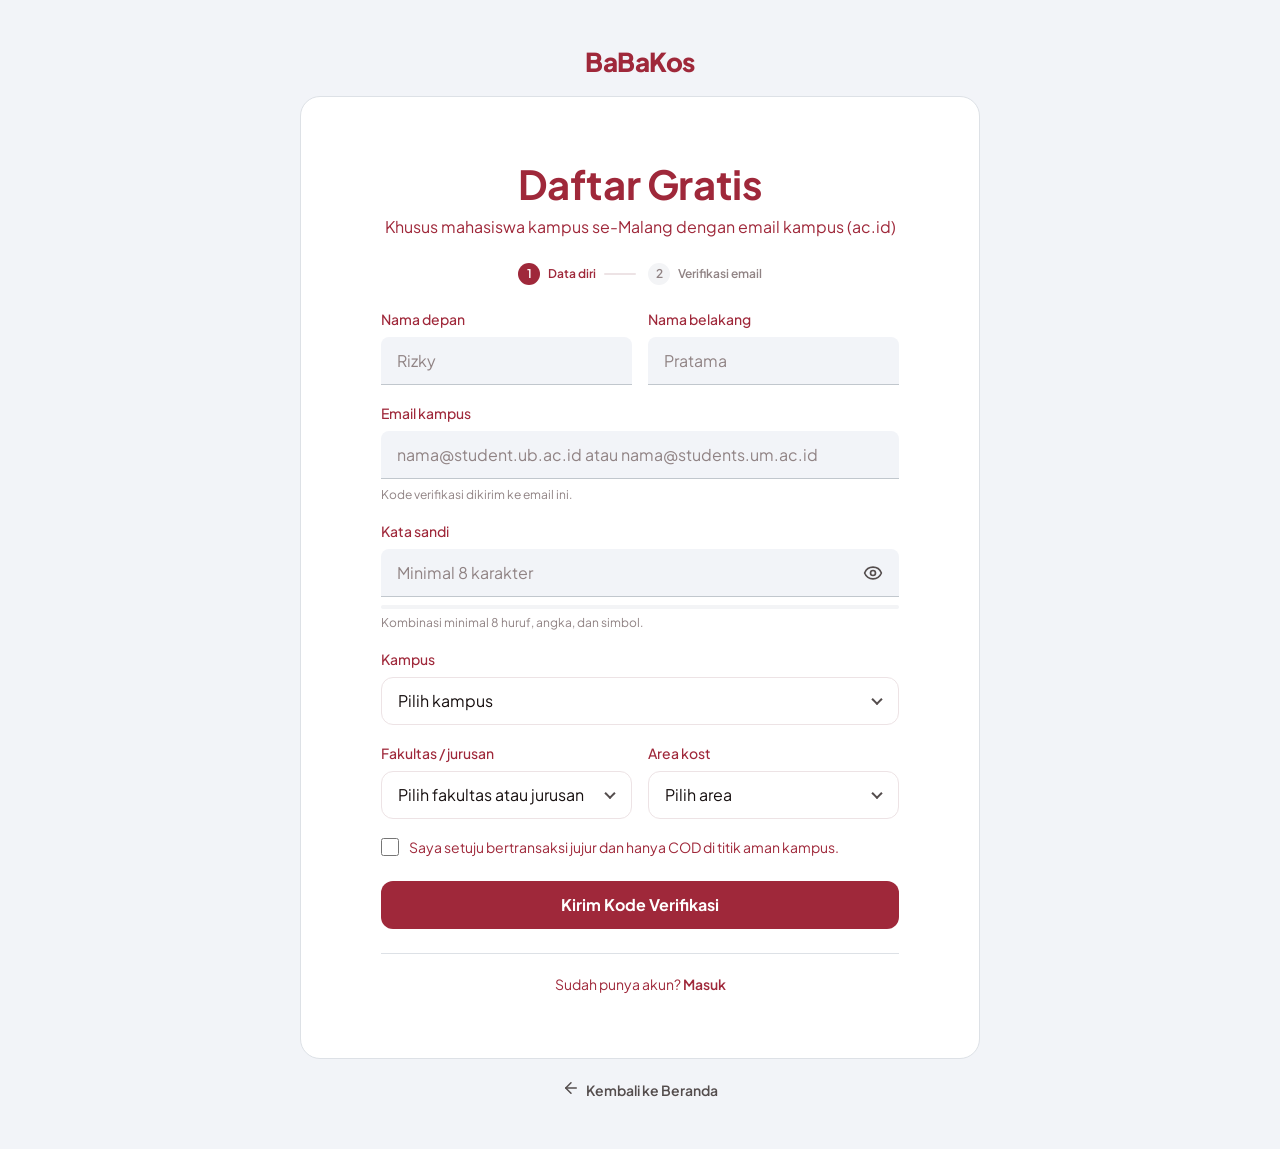
<file: daftar.html>
<!doctype html>
<html lang="id">
  <head>
    <meta charset="UTF-8">
    <meta name="viewport" content="width=device-width, initial-scale=1.0">
    <meta name="description" content="Daftar BaBaKos dengan email kampus (ac.id). Khusus mahasiswa.">
    <title>Daftar — BaBaKos</title>
    <link rel="icon" type="image/svg+xml" href="assets/icon.svg">
    <link rel="preconnect" href="https://fonts.googleapis.com">
    <link rel="preconnect" href="https://fonts.gstatic.com" crossorigin>
    <link rel="stylesheet" href="https://fonts.googleapis.com/css2?family=Plus+Jakarta+Sans:wght@400;500;600;700;800&display=swap">
    <link rel="stylesheet" href="css/style.css">
  </head>
  <body class="auth-page">
    <!-- Figma Signup frame, plus faculty and kost area for distances. -->
    <main class="auth">
      <a class="wordmark auth-brand" href="index.html">BaBaKos</a>
      <form class="auth-card" id="signup-form" novalidate>
        <div class="auth-head">
          <h1 class="auth-title">Daftar Gratis</h1>
          <p class="auth-sub">Khusus mahasiswa kampus se-Malang dengan email kampus (ac.id)</p>
        </div>

        <ol class="auth-steps" aria-label="Langkah daftar">
          <li aria-current="step"><span>1</span>Data diri</li>
          <li><span>2</span>Verifikasi email</li>
        </ol>

        <div class="auth-fields">
          <div class="auth-split">
            <div class="field">
              <label class="field-label" for="first">Nama depan</label>
              <input class="input auth-input" id="first" name="first" autocomplete="given-name" placeholder="Rizky" required>
            </div>
            <div class="field">
              <label class="field-label" for="last">Nama belakang</label>
              <input class="input auth-input" id="last" name="last" autocomplete="family-name" placeholder="Pratama">
            </div>
          </div>
          <p class="field-error" id="name-error" hidden></p>

          <div class="field">
            <label class="field-label" for="email">Email kampus</label>
            <input class="input auth-input" id="email" name="email" type="email" inputmode="email" autocomplete="email" placeholder="nama@student.ub.ac.id atau nama@students.um.ac.id" aria-describedby="email-hint email-error" required>
            <p class="field-hint" id="email-hint">Kode verifikasi dikirim ke email ini.</p>
            <p class="field-error" id="email-error" hidden></p>
          </div>

          <div class="field">
            <label class="field-label" for="password">Kata sandi</label>
            <div class="input-group">
              <input class="input auth-input" id="password" name="password" type="password" autocomplete="new-password" placeholder="Minimal 8 karakter" aria-describedby="password-meter password-error" required>
              <button type="button" class="icon-btn input-suffix-btn" data-toggle-password aria-controls="password" aria-pressed="false" aria-label="Tampilkan kata sandi" data-icon="eye" data-icon-size="20"></button>
            </div>
            <div class="meter" id="password-meter" aria-live="polite"><span class="meter-bar"><span id="meter-fill"></span></span><span id="meter-text">Kombinasi minimal 8 huruf, angka, dan simbol.</span></div>
            <p class="field-error" id="password-error" hidden></p>
          </div>

          <div class="field">
            <label class="field-label" for="campus">Kampus</label>
            <span class="select"><select id="campus" name="campus" required></select></span>
          </div>

          <div class="auth-split">
            <div class="field">
              <label class="field-label" for="faculty">Fakultas / jurusan</label>
              <span class="select"><select id="faculty" name="faculty" required></select></span>
            </div>
            <div class="field">
              <label class="field-label" for="area">Area kost</label>
              <span class="select"><select id="area" name="area" required></select></span>
            </div>
          </div>

          <label class="check"><input type="checkbox" name="terms" id="terms"><span>Saya setuju bertransaksi jujur dan hanya COD di titik aman kampus.</span></label>
          <p class="field-error" id="terms-error" hidden></p>
        </div>

        <button class="btn btn-block" type="submit">Kirim Kode Verifikasi</button>

        <p class="auth-foot">Sudah punya akun? <a class="link-btn" id="to-login" href="masuk.html">Masuk</a></p>
      </form>
      <a class="auth-back" href="index.html"><span data-icon="arrow-left"></span>Kembali ke Beranda</a>
    </main>

    <script src="js/data.js"></script>
    <script src="js/utils.js"></script>
    <script src="js/layout.js"></script>
    <script src="js/pages/daftar.js"></script>
  </body>
</html>
</file>
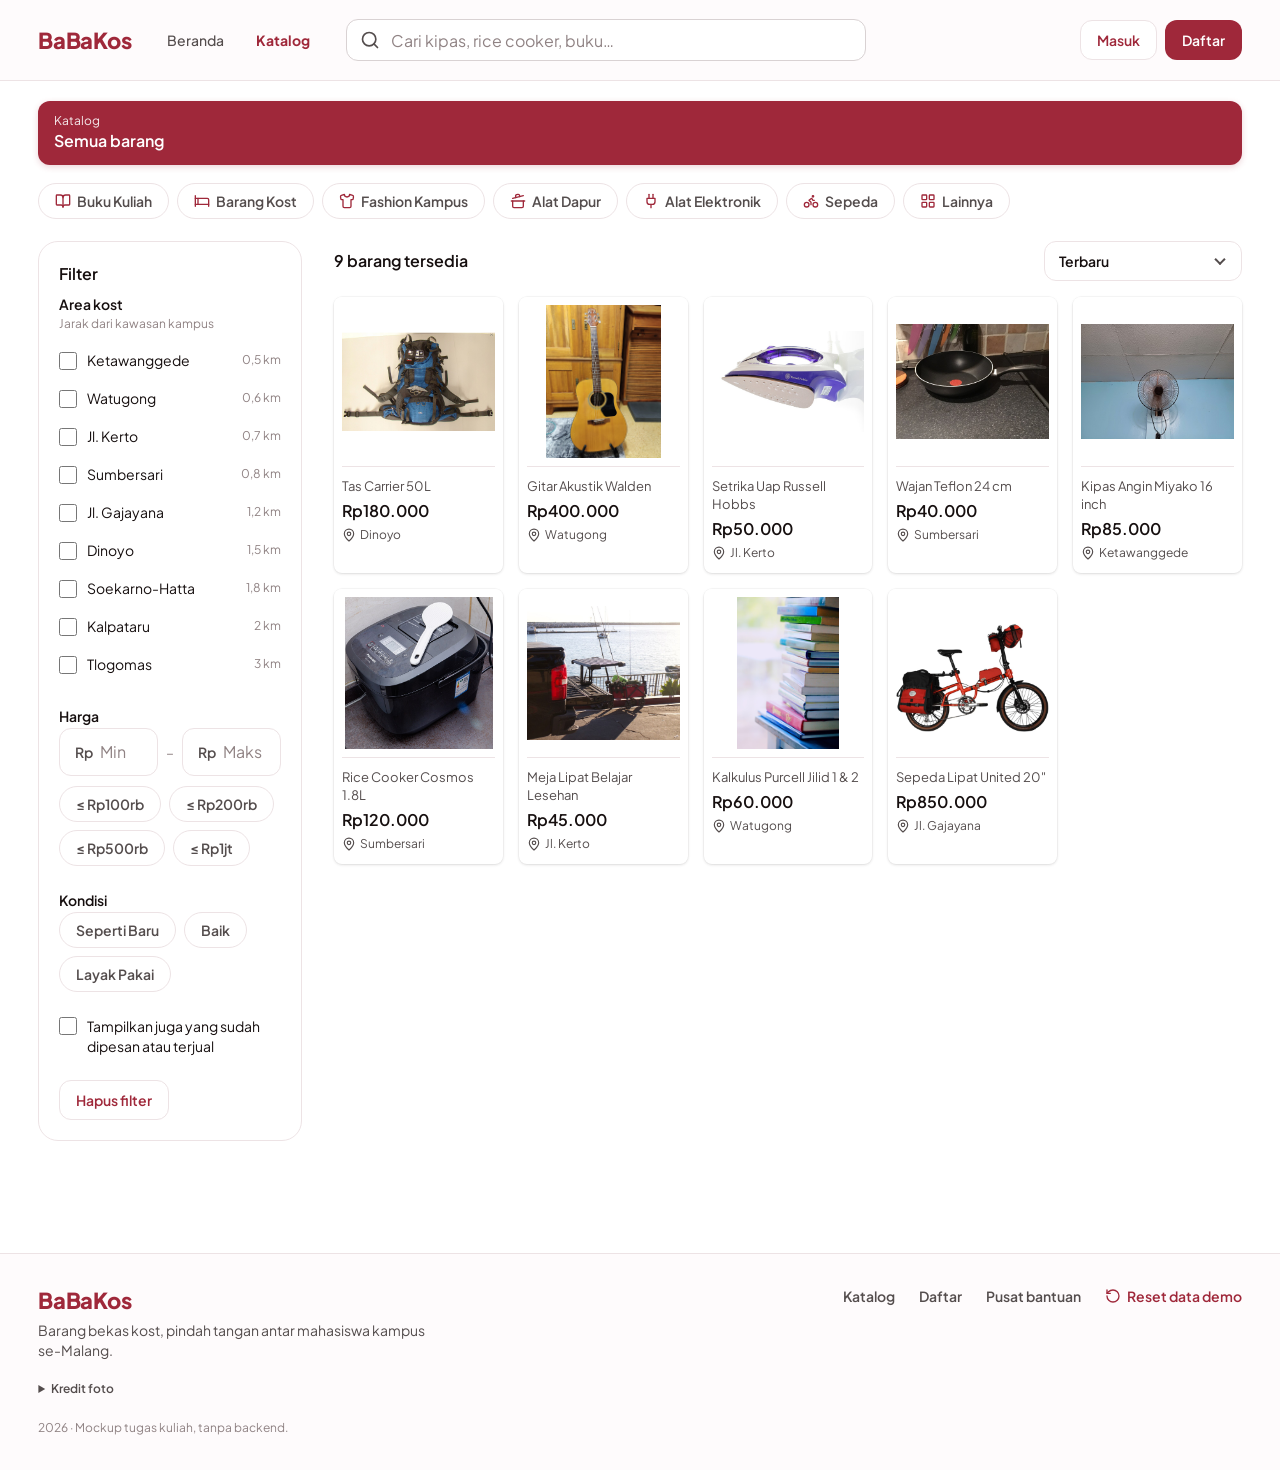
<file: jelajah.html>
<!doctype html>
<html lang="id">
  <head>
    <meta charset="UTF-8">
    <meta name="viewport" content="width=device-width, initial-scale=1.0">
    <meta name="description" content="Katalog barang bekas kost di sekitar kampus-kampus di Malang. Saring per area kost, harga, kategori, dan kondisi.">
    <title>Katalog — BaBaKos</title>
    <link rel="icon" type="image/svg+xml" href="assets/icon.svg">
    <link rel="preconnect" href="https://fonts.googleapis.com">
    <link rel="preconnect" href="https://fonts.gstatic.com" crossorigin>
    <link rel="stylesheet" href="https://fonts.googleapis.com/css2?family=Plus+Jakarta+Sans:wght@400;500;600;700;800&display=swap">
    <link rel="stylesheet" href="css/style.css">
  </head>
  <body>
    <a class="skip" href="#hasil">Langsung ke hasil</a>
    <header id="site-header"></header>

    <main class="container page catalog">
      <!-- Figma KATALOG: maroon title bar, then the grid. Search lives in the navbar. -->
      <div class="catalog-bar">
        <p class="catalog-eyebrow">Katalog</p>
        <h1 class="catalog-title" id="catalog-title">Semua barang</h1>
      </div>

      <div class="cat-chips" id="cat-chips" role="group" aria-label="Kategori"></div>

      <div class="browse">
        <!-- Filters: a sidebar on desktop, a bottom sheet on phones. Options are filled by js/pages/jelajah.js. -->
        <aside class="filters" id="filters" aria-labelledby="filters-title">
          <div class="filters-head">
            <h2 id="filters-title" class="h3">Filter</h2>
            <button type="button" class="icon-btn filters-close" id="filters-close" aria-label="Tutup filter" data-icon="x"></button>
          </div>
          <form class="filter-form" id="filter-form" novalidate>
            <fieldset class="filter-group">
              <legend class="field-label">Area kost</legend>
              <p class="field-hint">Jarak dari kawasan kampus</p>
              <div class="area-options" id="area-options"></div>
            </fieldset>

            <fieldset class="filter-group">
              <legend class="field-label">Harga</legend>
              <div class="price-fields">
                <label class="input-group">
                  <span class="sr-only">Harga minimum</span>
                  <span class="input-prefix" aria-hidden="true">Rp</span>
                  <input class="input" name="min" inputmode="numeric" placeholder="Min" autocomplete="off" aria-describedby="price-error">
                </label>
                <span class="price-dash" aria-hidden="true">–</span>
                <label class="input-group">
                  <span class="sr-only">Harga maksimum</span>
                  <span class="input-prefix" aria-hidden="true">Rp</span>
                  <input class="input" name="max" inputmode="numeric" placeholder="Maks" autocomplete="off" aria-describedby="price-error">
                </label>
              </div>
              <p class="field-error" id="price-error" hidden>Harga minimum lebih besar dari maksimum.</p>
              <div class="chips" id="price-quick" role="group" aria-label="Harga maksimum cepat"></div>
            </fieldset>

            <fieldset class="filter-group">
              <legend class="field-label">Kondisi</legend>
              <div class="chips" id="cond-options"></div>
            </fieldset>

            <label class="check"><input type="checkbox" name="all"><span>Tampilkan juga yang sudah dipesan atau terjual</span></label>
          </form>
          <div class="filters-foot">
            <button type="button" class="btn btn-ghost btn-sm" id="filters-reset">Hapus filter</button>
            <button type="button" class="btn btn-sm filters-apply" id="filters-apply">Tampilkan barang</button>
          </div>
        </aside>

        <section class="results" id="hasil" aria-labelledby="result-count">
          <div class="results-bar">
            <h2 class="results-count" id="result-count" tabindex="-1" aria-live="polite">Barang</h2>
            <div class="results-tools">
              <button type="button" class="btn btn-ghost btn-sm filters-toggle" id="filters-toggle" aria-controls="filters" aria-expanded="false"><span data-icon="sliders"></span>Filter<span class="filters-count" id="filters-count"></span></button>
              <label class="sr-only" for="sort">Urutkan</label>
              <span class="select select-sm">
                <select id="sort">
                  <option value="newest">Terbaru</option>
                  <option value="cheapest">Termurah</option>
                  <option value="priciest">Termahal</option>
                  <option value="nearest">Terdekat dari kampus</option>
                </select>
              </span>
            </div>
          </div>

          <div class="active-filters" id="active-filters"></div>

          <div class="loading" id="loading" hidden>
            <div class="dots" aria-hidden="true"><span></span><span></span><span></span></div>
            <p>Sedang mencari…</p>
          </div>

          <ul class="pgrid" id="grid"></ul>

          <div class="empty" id="empty" hidden>
            <span class="empty-icon" data-icon="search" data-icon-size="32"></span>
            <p class="empty-title">Yah, barangnya belum ada nih</p>
            <p id="empty-text">Yuk cari yang lain! Coba kata lain, tambah area kost, atau naikkan harga maksimum.</p>
            <button type="button" class="btn btn-sm btn-outline" id="empty-reset">Hapus semua filter</button>
          </div>
        </section>
      </div>

      <div class="filters-backdrop" id="filters-backdrop"></div>
    </main>

    <footer id="site-footer"></footer>

    <script src="js/data.js"></script>
    <script src="js/utils.js"></script>
    <script src="js/layout.js"></script>
    <script src="js/pages/jelajah.js"></script>
  </body>
</html>
</file>
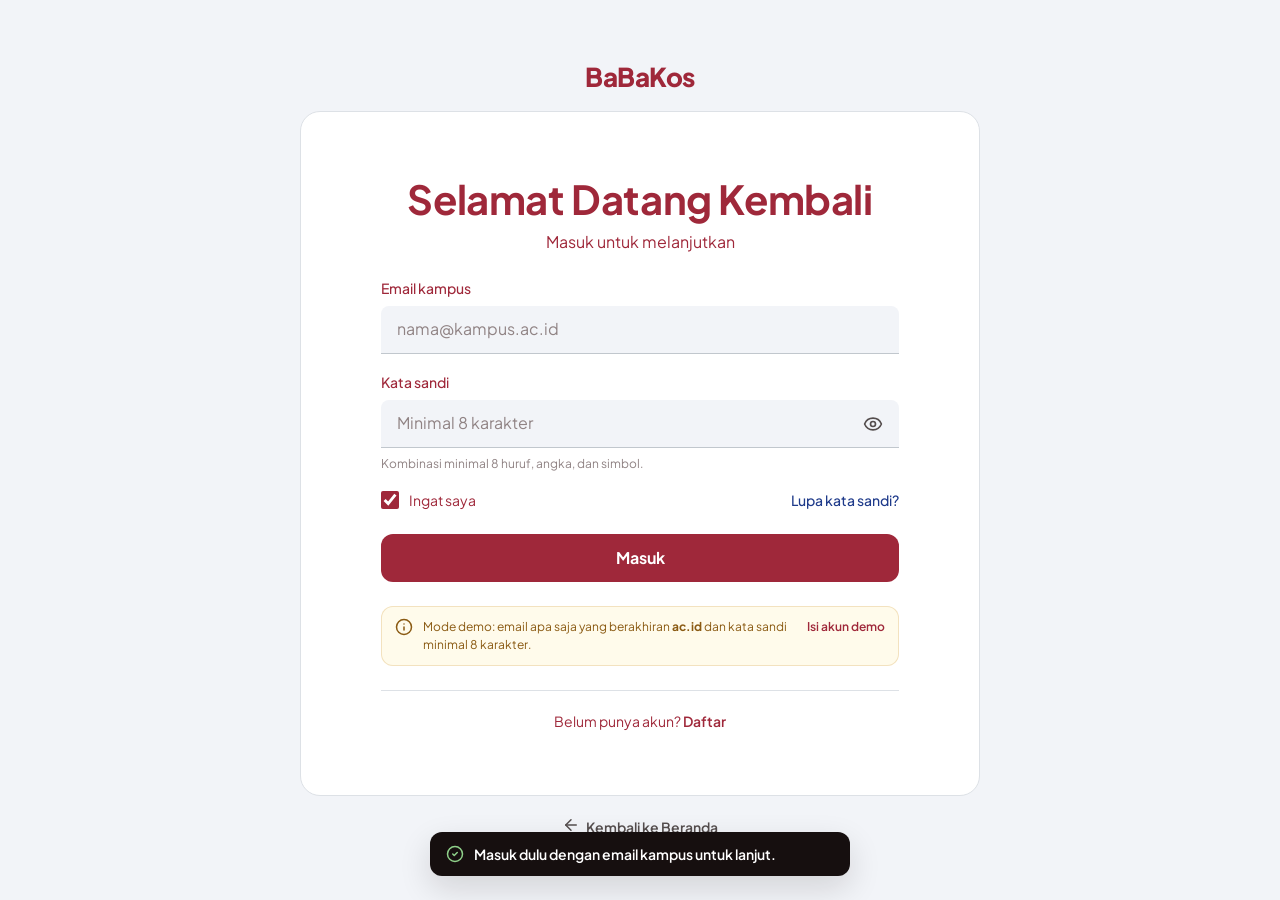
<file: jual.html>
<!doctype html>
<html lang="id">
  <head>
    <meta charset="UTF-8">
    <meta name="viewport" content="width=device-width, initial-scale=1.0">
    <meta name="description" content="Jual barang bekas kost ke sesama mahasiswa kampus se-Malang lewat BaBaKos.">
    <title>Jual Barang — BaBaKos</title>
    <link rel="icon" type="image/svg+xml" href="assets/icon.svg">
    <link rel="preconnect" href="https://fonts.googleapis.com">
    <link rel="preconnect" href="https://fonts.gstatic.com" crossorigin>
    <link rel="stylesheet" href="https://fonts.googleapis.com/css2?family=Plus+Jakarta+Sans:wght@400;500;600;700;800&display=swap">
    <link rel="stylesheet" href="css/style.css">
  </head>
  <body data-auth="required">
    <header id="site-header" data-bar="Jual Barang" data-back="profil.html"></header>

    <main class="container page">
      <!-- Listing form + live preview card. Filled by js/pages/jual.js. -->
      <form class="sell" id="sell-form" novalidate>
        <div class="sell-main">
          <section class="card" aria-labelledby="photo-title">
            <div class="card-head">
              <div>
                <h2 class="h3" id="photo-title">Foto barang</h2>
                <p class="caption">Sampai 3 foto. Foto pertama jadi sampul. Latar polos dan terang paling jelas.</p>
              </div>
            </div>
            <div class="photos" id="photos">
              <label class="photo-add" id="photo-add">
                <input class="sr-only" type="file" id="photo-input" accept="image/*" multiple aria-describedby="photo-error">
                <span data-icon="image" data-icon-size="28"></span>
                <span>Tambah foto</span>
              </label>
            </div>
            <p class="field-error" id="photo-error" hidden></p>
          </section>

          <section class="card sell-fields" aria-labelledby="info-title">
            <h2 class="h3 card-head" id="info-title">Info barang</h2>
            <div class="field">
              <label class="field-label" for="title">Nama barang</label>
              <input class="input" id="title" name="title" maxlength="60" placeholder="Mis. Kipas Angin Miyako 16 inch" aria-describedby="title-count title-error">
              <div class="field-row"><p class="field-error" id="title-error" hidden></p><span class="field-hint" id="title-count">0/60</span></div>
            </div>
            <div class="field">
              <label class="field-label" for="desc">Deskripsi</label>
              <textarea class="textarea" id="desc" name="desc" maxlength="300" placeholder="Kondisi, kelengkapan, alasan dijual, minus kalau ada." aria-describedby="desc-count"></textarea>
              <span class="field-hint field-count" id="desc-count">0/300</span>
            </div>
            <fieldset class="field">
              <legend class="field-label">Kategori</legend>
              <div class="chips" id="cats"></div>
              <p class="field-error" id="cat-error" hidden></p>
            </fieldset>
            <fieldset class="field">
              <legend class="field-label">Kondisi</legend>
              <div class="chips" id="conds"></div>
            </fieldset>
            <div class="field">
              <label class="field-label" for="price">Harga</label>
              <div class="input-group">
                <span class="input-prefix" aria-hidden="true">Rp</span>
                <input class="input" id="price" name="price" inputmode="numeric" placeholder="0" autocomplete="off" aria-describedby="price-hint price-error">
              </div>
              <p class="field-hint" id="price-hint">Isi harga dalam rupiah.</p>
              <p class="field-error" id="price-error" hidden></p>
            </div>
          </section>
        </div>

        <aside class="sell-side">
          <section class="card" aria-labelledby="preview-title">
            <h2 class="h3 card-head" id="preview-title">Pratinjau di katalog</h2>
            <ul class="pgrid sell-preview" id="preview" aria-live="polite"></ul>
            <ul class="sell-check" id="checklist"></ul>
            <button class="btn btn-block" type="submit" id="publish">Terbitkan Barang</button>
            <button type="button" class="link-btn sell-sample" id="sample">Isi contoh untuk demo</button>
          </section>
        </aside>
      </form>
    </main>

    <script src="js/data.js"></script>
    <script src="js/utils.js"></script>
    <script src="js/layout.js"></script>
    <script src="js/pages/jual.js"></script>
  </body>
</html>
</file>
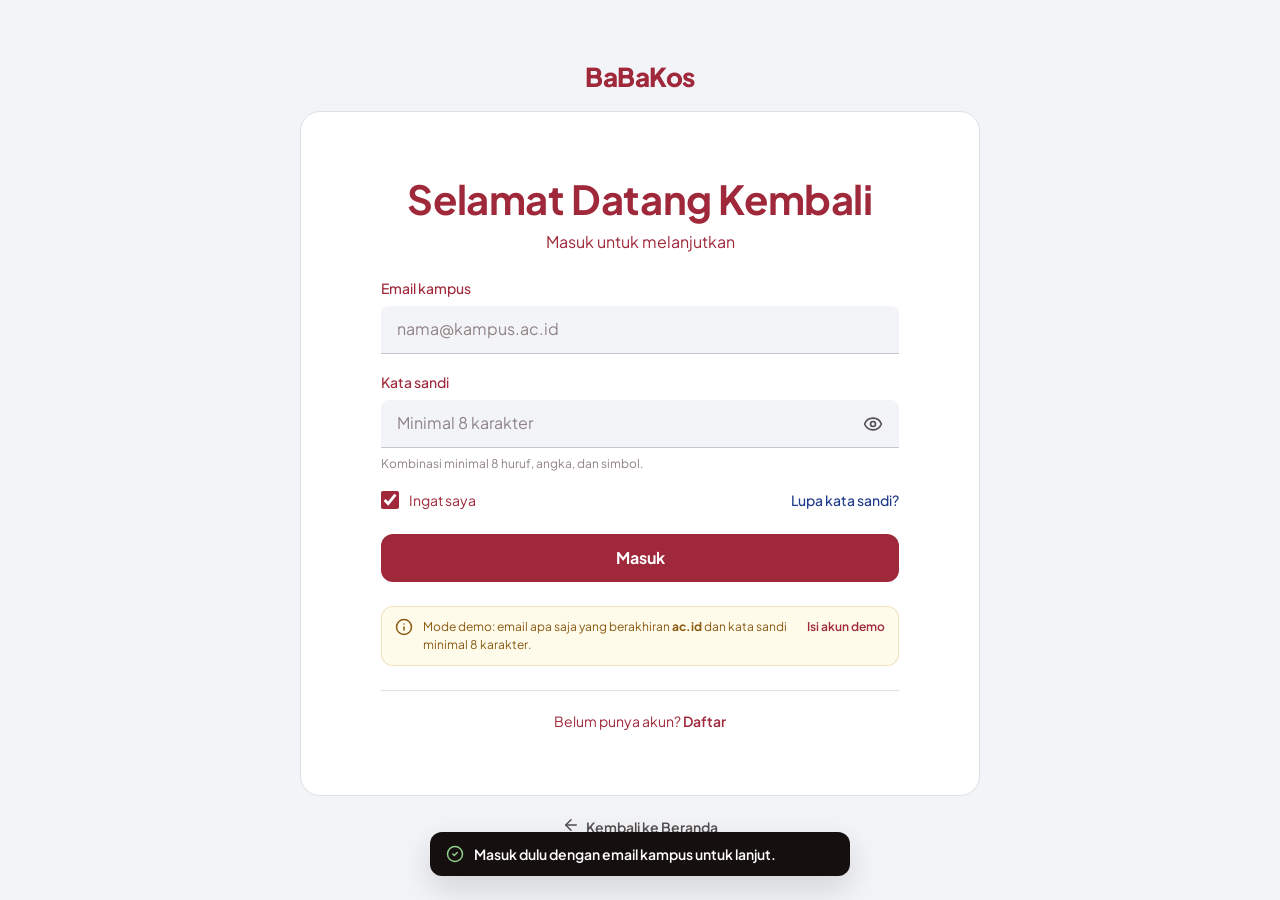
<file: lacak.html>
<!doctype html>
<html lang="id">
  <head>
    <meta charset="UTF-8">
    <meta name="viewport" content="width=device-width, initial-scale=1.0">
    <meta name="description" content="Lacak pesanan BaBaKos dari konfirmasi penjual sampai transaksi selesai.">
    <title>Lacak Pesanan — BaBaKos</title>
    <link rel="icon" type="image/svg+xml" href="assets/icon.svg">
    <link rel="preconnect" href="https://fonts.googleapis.com">
    <link rel="preconnect" href="https://fonts.gstatic.com" crossorigin>
    <link rel="stylesheet" href="https://fonts.googleapis.com/css2?family=Plus+Jakarta+Sans:wght@400;500;600;700;800&display=swap">
    <link rel="stylesheet" href="css/style.css">
  </head>
  <body data-auth="required">
    <header id="site-header" data-bar="Lacak Pesanan" data-back="pesanan.html"></header>

    <!-- Figma "Web Landscape - Pesanan Saya": one order group. Filled by js/pages/lacak.js. -->
    <main class="container page">
      <div class="track card-soft" id="track" hidden>
        <div class="track-head">
          <p class="track-name" id="t-name"></p>
          <p class="caption" id="t-created"></p>
          <span id="t-pill"></span>
        </div>

        <div class="track-grid">
          <div class="track-col">
            <section class="track-card" aria-labelledby="sum-title">
              <h2 class="h2 track-card-title" id="sum-title">Ringkasan Produk</h2>
              <div id="t-items"></div>
            </section>

            <section class="track-card" aria-labelledby="status-title">
              <h2 class="h2 track-card-title" id="status-title">Detail &amp; Status Pesanan</h2>
              <div class="status-banner" id="t-banner"></div>
              <div class="schedule-note" id="t-schedule-note" role="status" hidden></div>
              <ol class="stepper" id="t-steps"></ol>
              <dl class="kv track-kv" id="t-status-kv"></dl>
              <div class="track-actions" id="t-actions"></div>
              <div class="demo-box track-demo" id="t-demo" hidden></div>
            </section>

            <section class="track-card" id="t-review" hidden aria-labelledby="review-title"></section>
          </div>

          <div class="track-col">
            <div class="track-pair">
              <section class="track-card" aria-labelledby="when-title">
                <h2 class="h2 track-card-title" id="when-title">Jadwal Pesanan</h2>
                <ul class="when-list" id="t-when"></ul>
              </section>
              <section class="track-card" aria-labelledby="where-title">
                <h2 class="h2 track-card-title" id="where-title">Lokasi Pesanan</h2>
                <ul class="where-list" id="t-where"></ul>
              </section>
            </div>
            <section class="track-card" aria-labelledby="pay-title">
              <h2 class="h2 track-card-title" id="pay-title">Rincian Pembayaran</h2>
              <dl class="kv" id="t-pay"></dl>
            </section>
          </div>
        </div>
      </div>

      <div class="empty" id="missing" hidden>
        <span class="empty-icon" data-icon="package" data-icon-size="32"></span>
        <p class="empty-title">Pesanan tidak ditemukan</p>
        <p>Nomor pesanannya mungkin salah, atau pesanan ini bukan milikmu.</p>
        <a class="btn btn-sm btn-outline" href="pesanan.html">Lihat pesanan saya</a>
      </div>
    </main>

    <script src="js/data.js"></script>
    <script src="js/utils.js"></script>
    <script src="js/layout.js"></script>
    <script src="js/pages/lacak.js"></script>
  </body>
</html>
</file>
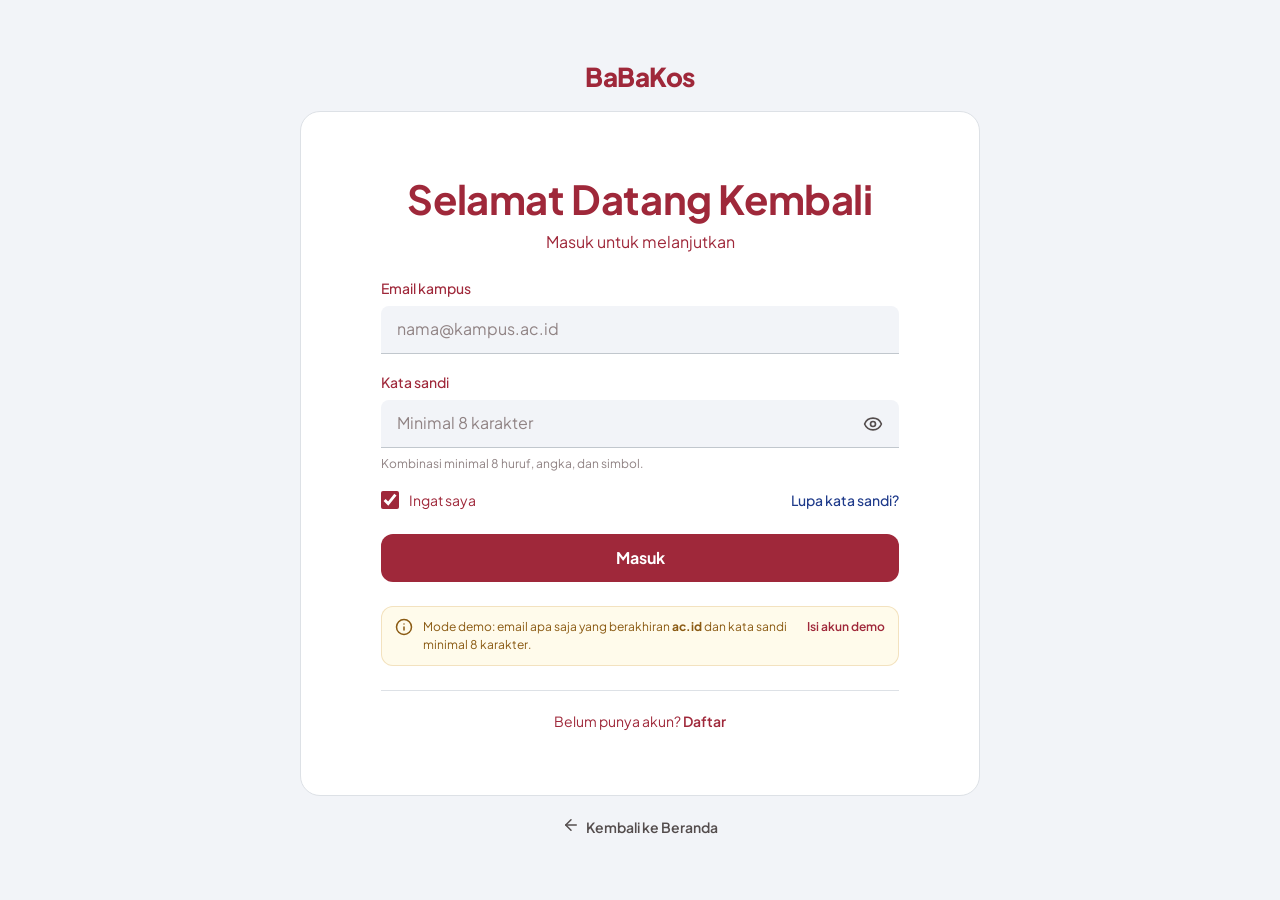
<file: masuk.html>
<!doctype html>
<html lang="id">
  <head>
    <meta charset="UTF-8">
    <meta name="viewport" content="width=device-width, initial-scale=1.0">
    <meta name="description" content="Masuk ke BaBaKos dengan email kampus (ac.id).">
    <title>Masuk — BaBaKos</title>
    <link rel="icon" type="image/svg+xml" href="assets/icon.svg">
    <link rel="preconnect" href="https://fonts.googleapis.com">
    <link rel="preconnect" href="https://fonts.gstatic.com" crossorigin>
    <link rel="stylesheet" href="https://fonts.googleapis.com/css2?family=Plus+Jakarta+Sans:wght@400;500;600;700;800&display=swap">
    <link rel="stylesheet" href="css/style.css">
  </head>
  <body class="auth-page">
    <!-- Figma Login frame: grey page, white card, maroon title. -->
    <main class="auth">
      <a class="wordmark auth-brand" href="index.html">BaBaKos</a>
      <form class="auth-card" id="login-form" novalidate>
        <div class="auth-head">
          <h1 class="auth-title">Selamat Datang Kembali</h1>
          <p class="auth-sub">Masuk untuk melanjutkan</p>
        </div>

        <div class="auth-fields">
          <div class="field">
            <label class="field-label" for="email">Email kampus</label>
            <input class="input auth-input" id="email" name="email" type="email" inputmode="email" autocomplete="email" placeholder="nama@kampus.ac.id" aria-describedby="email-error" required>
            <p class="field-error" id="email-error" hidden></p>
          </div>
          <div class="field">
            <label class="field-label" for="password">Kata sandi</label>
            <div class="input-group">
              <input class="input auth-input" id="password" name="password" type="password" autocomplete="current-password" placeholder="Minimal 8 karakter" aria-describedby="password-hint password-error" required>
              <button type="button" class="icon-btn input-suffix-btn" data-toggle-password aria-controls="password" aria-pressed="false" aria-label="Tampilkan kata sandi" data-icon="eye" data-icon-size="20"></button>
            </div>
            <p class="field-hint" id="password-hint">Kombinasi minimal 8 huruf, angka, dan simbol.</p>
            <p class="field-error" id="password-error" hidden></p>
          </div>
          <div class="auth-row">
            <label class="check"><input type="checkbox" name="remember" checked><span>Ingat saya</span></label>
            <button type="button" class="link-btn" id="forgot">Lupa kata sandi?</button>
          </div>
        </div>

        <button class="btn btn-block" type="submit">Masuk</button>

        <div class="demo-box">
          <span data-icon="info"></span>
          <p>Mode demo: email apa saja yang berakhiran <strong>ac.id</strong> dan kata sandi minimal 8 karakter.</p>
          <button type="button" class="link-btn" id="fill-demo">Isi akun demo</button>
        </div>

        <p class="auth-foot">Belum punya akun? <a class="link-btn" id="to-signup" href="daftar.html">Daftar</a></p>
      </form>
      <a class="auth-back" href="index.html"><span data-icon="arrow-left"></span>Kembali ke Beranda</a>
    </main>

    <script src="js/data.js"></script>
    <script src="js/utils.js"></script>
    <script src="js/layout.js"></script>
    <script src="js/pages/masuk.js"></script>
  </body>
</html>
</file>
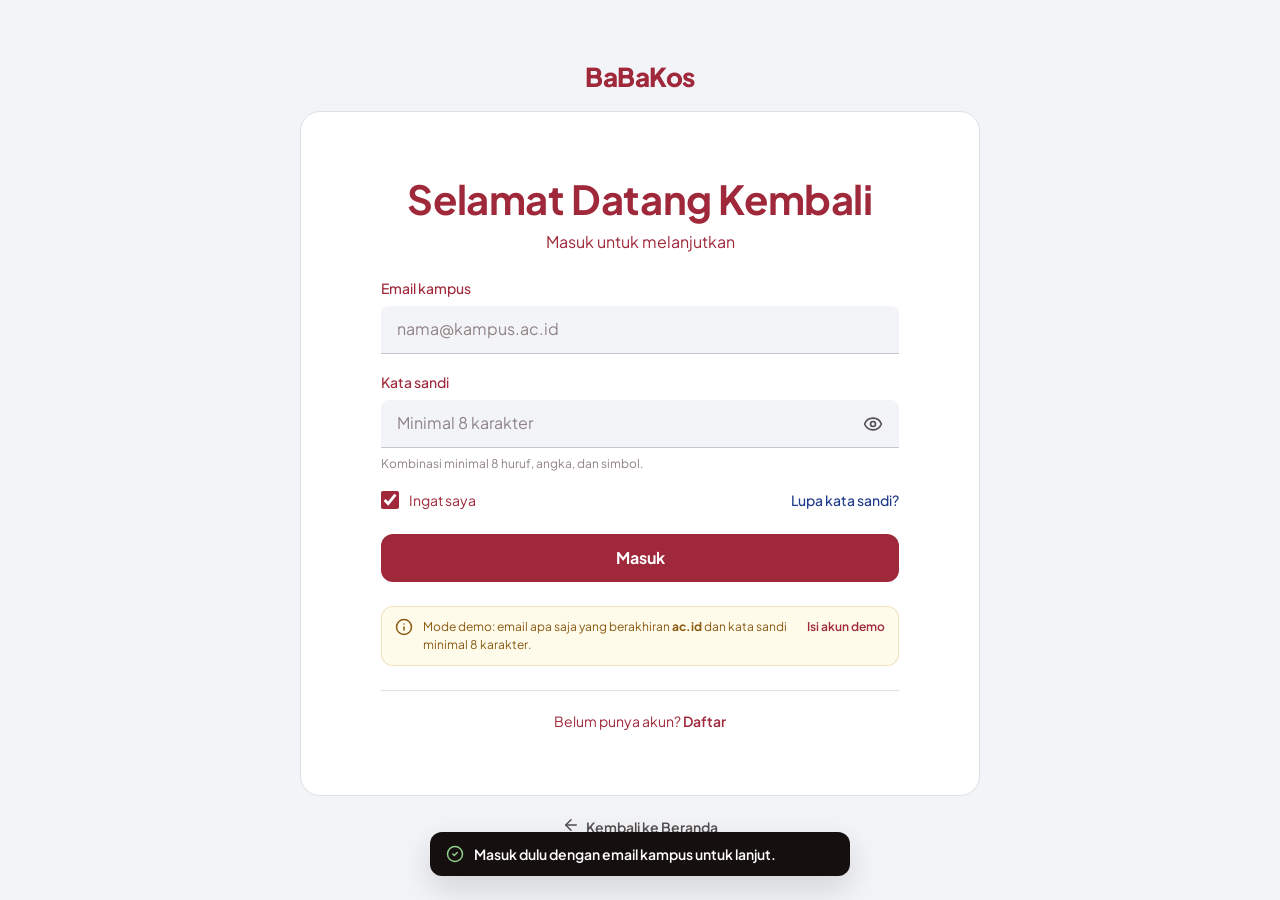
<file: pesanan.html>
<!doctype html>
<html lang="id">
  <head>
    <meta charset="UTF-8">
    <meta name="viewport" content="width=device-width, initial-scale=1.0">
    <meta name="description" content="Pesanan Saya di BaBaKos: pembelian dan penjualan barang bekas kost.">
    <title>Pesanan Saya — BaBaKos</title>
    <link rel="icon" type="image/svg+xml" href="assets/icon.svg">
    <link rel="preconnect" href="https://fonts.googleapis.com">
    <link rel="preconnect" href="https://fonts.gstatic.com" crossorigin>
    <link rel="stylesheet" href="https://fonts.googleapis.com/css2?family=Plus+Jakarta+Sans:wght@400;500;600;700;800&display=swap">
    <link rel="stylesheet" href="css/style.css">
  </head>
  <body data-auth="required">
    <header id="site-header"></header>

    <!-- Pembelian list + Penjualan (Figma "Kelola Pesanan - Penjualan"). Filled by js/pages/pesanan.js. -->
    <main class="container page orders">
      <div class="orders-head">
        <div>
          <nav class="crumbs" aria-label="Remah roti"><a href="index.html">Beranda</a><span aria-hidden="true">/</span><span>Pesanan Saya</span></nav>
          <h1 class="h1" id="orders-title">Pesanan Saya</h1>
        </div>
        <div class="segmented" role="tablist" aria-label="Jenis pesanan">
          <button type="button" role="tab" id="tab-pembelian" aria-controls="panel" aria-selected="true" data-tab="pembelian">Pembelian</button>
          <button type="button" role="tab" id="tab-penjualan" aria-controls="panel" aria-selected="false" data-tab="penjualan">Penjualan</button>
        </div>
      </div>

      <div class="orders-tools">
        <div class="input-group orders-search">
          <span data-icon="search" data-icon-size="18"></span>
          <label class="sr-only" for="order-q">Cari pesanan</label>
          <input class="input" id="order-q" type="search" placeholder="Cari pesanan, nama, atau barang…" autocomplete="off">
        </div>
        <div class="chips" id="filters" role="group" aria-label="Status"></div>
      </div>

      <div id="panel" role="tabpanel" aria-labelledby="tab-pembelian">
        <ul class="order-list" id="list"></ul>
        <div class="empty" id="empty" hidden>
          <span class="empty-icon" data-icon="package" data-icon-size="32"></span>
          <p class="empty-title" id="empty-title">Belum ada pesanan</p>
          <p id="empty-text"></p>
          <a class="btn btn-sm btn-outline" id="empty-cta" href="jelajah.html">Buka katalog</a>
        </div>
      </div>
    </main>

    <footer id="site-footer"></footer>

    <script src="js/data.js"></script>
    <script src="js/utils.js"></script>
    <script src="js/layout.js"></script>
    <script src="js/pages/pesanan.js"></script>
  </body>
</html>
</file>
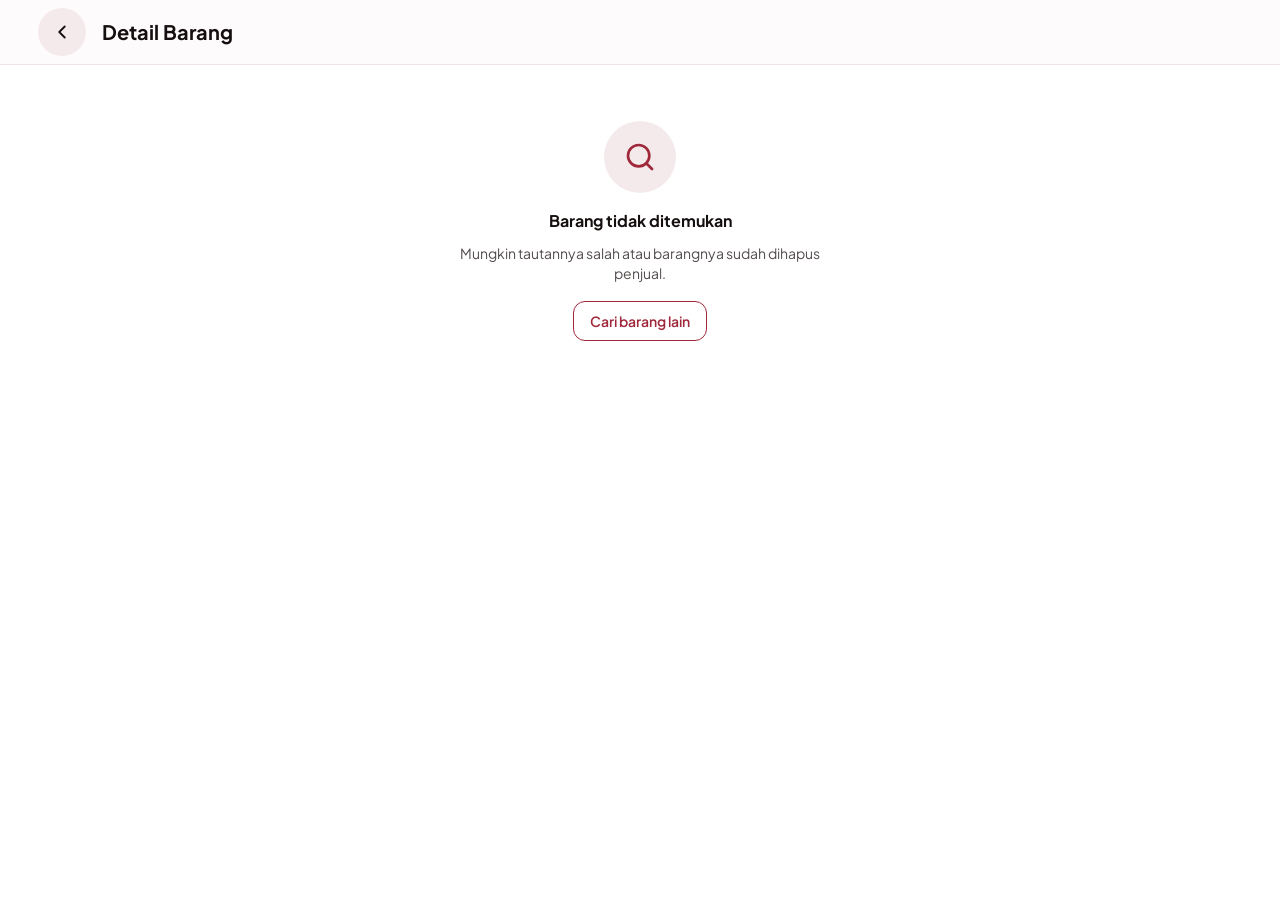
<file: produk.html>
<!doctype html>
<html lang="id">
  <head>
    <meta charset="UTF-8">
    <meta name="viewport" content="width=device-width, initial-scale=1.0">
    <meta name="description" content="Detail barang bekas kost di BaBaKos: foto, harga, kondisi, lokasi COD, dan penjual terverifikasi.">
    <title>Detail Barang — BaBaKos</title>
    <link rel="icon" type="image/svg+xml" href="assets/icon.svg">
    <link rel="preconnect" href="https://fonts.googleapis.com">
    <link rel="preconnect" href="https://fonts.gstatic.com" crossorigin>
    <link rel="stylesheet" href="https://fonts.googleapis.com/css2?family=Plus+Jakarta+Sans:wght@400;500;600;700;800&display=swap">
    <link rel="stylesheet" href="css/style.css">
  </head>
  <body>
    <a class="skip" href="#p-title">Langsung ke isi</a>
    <header id="site-header" data-bar="Detail Barang" data-back="jelajah.html"></header>

    <main>
      <!-- Figma DETAIL PRODUK. Filled by js/pages/produk.js. -->
      <div class="container page product" id="product-view">
        <div class="product-media">
          <figure class="gallery-main">
            <img id="gallery-img" src="assets/photos/ub-aerial.jpg" alt="" width="960" height="960">
            <span class="pcard-status" id="p-status" hidden></span>
          </figure>
          <div class="gallery-thumbs" id="gallery-thumbs" role="group" aria-label="Foto barang"></div>
        </div>

        <div class="product-info">
          <h1 class="product-title" id="p-title" tabindex="-1">Detail barang</h1>
          <p class="product-price" id="p-price"></p>
          <div class="product-tags" id="p-tags"></div>
          <p class="product-loc" id="p-loc"></p>
          <p class="product-near" id="p-near"></p>
          <div class="product-quick">
            <button type="button" class="icon-btn icon-btn-soft" id="p-share" aria-label="Bagikan barang">
              <span data-icon="share" data-icon-size="20"></span>
            </button>
            <button type="button" class="icon-btn icon-btn-soft" id="p-wish" aria-pressed="false" aria-label="Simpan ke wishlist">
              <span data-icon="heart" data-icon-size="20"></span>
            </button>
          </div>

          <hr class="divider">

          <section class="product-desc" aria-labelledby="desc-title">
            <h2 class="h3" id="desc-title">Deskripsi Produk</h2>
            <p id="p-desc"></p>
            <p class="caption" id="p-posted"></p>
          </section>

          <hr class="divider">

          <div class="seller-row" id="seller-row"></div>

          <p class="product-note" id="p-note" hidden></p>
          <div class="product-actions" id="p-actions"></div>
        </div>

        <section class="card shop" aria-labelledby="shop-title">
          <h2 class="h3 card-head" id="shop-title">Profil Toko</h2>
          <a class="shop-head" id="shop-link" href="profil.html">
            <span class="avatar avatar-lg avatar-cream" id="shop-avatar" aria-hidden="true"></span>
            <span>
              <span class="shop-name" id="shop-name"></span>
              <span class="caption" id="shop-meta"></span>
            </span>
          </a>
          <dl class="shop-stats">
            <div><dt>Trust Score</dt><dd id="shop-trust"></dd></div>
            <div><dt>Rating</dt><dd id="shop-rating"></dd></div>
            <div><dt>Terjual</dt><dd id="shop-sold"></dd></div>
          </dl>
        </section>

        <section class="card reviews" aria-labelledby="reviews-title">
          <div class="card-head">
            <h2 class="h3" id="reviews-title">Ulasan Penjual</h2>
            <a class="link-btn caption-link" id="reviews-more" href="profil.html">Lihat Semua</a>
          </div>
          <div id="reviews-list"></div>
        </section>
      </div>

      <section class="container similar" id="serupa" aria-labelledby="similar-title">
        <div class="section-head">
          <h2 class="h2" id="similar-title">Barang serupa</h2>
          <a class="text-action" id="similar-more" href="jelajah.html">Lihat semua<span data-icon="arrow-right"></span></a>
        </div>
        <ul class="pgrid" id="similar-grid"></ul>
      </section>

      <div class="container" id="not-found" hidden>
        <div class="empty">
          <span class="empty-icon" data-icon="search" data-icon-size="32"></span>
          <p class="empty-title">Barang tidak ditemukan</p>
          <p>Mungkin tautannya salah atau barangnya sudah dihapus penjual.</p>
          <a class="btn btn-sm btn-outline" href="jelajah.html">Cari barang lain</a>
        </div>
      </div>
    </main>

    <script src="js/data.js"></script>
    <script src="js/utils.js"></script>
    <script src="js/layout.js"></script>
    <script src="js/pages/produk.js"></script>
  </body>
</html>
</file>
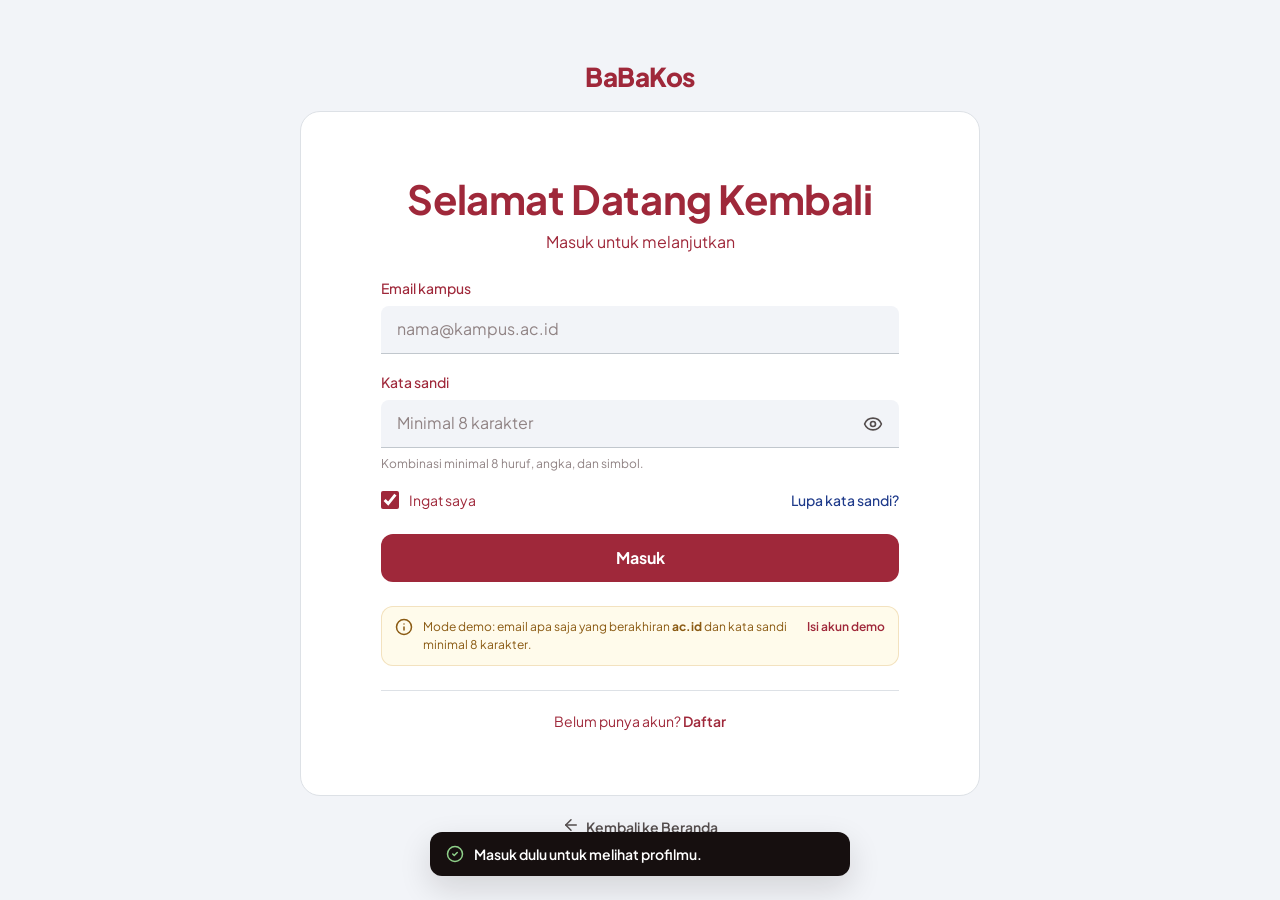
<file: profil.html>
<!doctype html>
<html lang="id">
  <head>
    <meta charset="UTF-8">
    <meta name="viewport" content="width=device-width, initial-scale=1.0">
    <meta name="description" content="Profil BaBaKos: akun, wishlist, dan profil penjual terverifikasi.">
    <title>Profil — BaBaKos</title>
    <link rel="icon" type="image/svg+xml" href="assets/icon.svg">
    <link rel="preconnect" href="https://fonts.googleapis.com">
    <link rel="preconnect" href="https://fonts.gstatic.com" crossorigin>
    <link rel="stylesheet" href="https://fonts.googleapis.com/css2?family=Plus+Jakarta+Sans:wght@400;500;600;700;800&display=swap">
    <link rel="stylesheet" href="css/style.css">
  </head>
  <body>
    <header id="site-header"></header>

    <!-- Own profile: Figma "Dashboard profil" (sidebar + panels). Seller profile: profil.html?id=u2. Filled by js/pages/profil.js. -->
    <main class="container page" id="profile"></main>

    <a class="chat-launcher" id="chat-launcher" href="chat.html" hidden><span data-icon="messages" data-icon-size="22"></span>Buka Chat</a>

    <footer id="site-footer"></footer>

    <script src="js/data.js"></script>
    <script src="js/utils.js"></script>
    <script src="js/layout.js"></script>
    <script src="js/pages/profil.js"></script>
  </body>
</html>
</file>
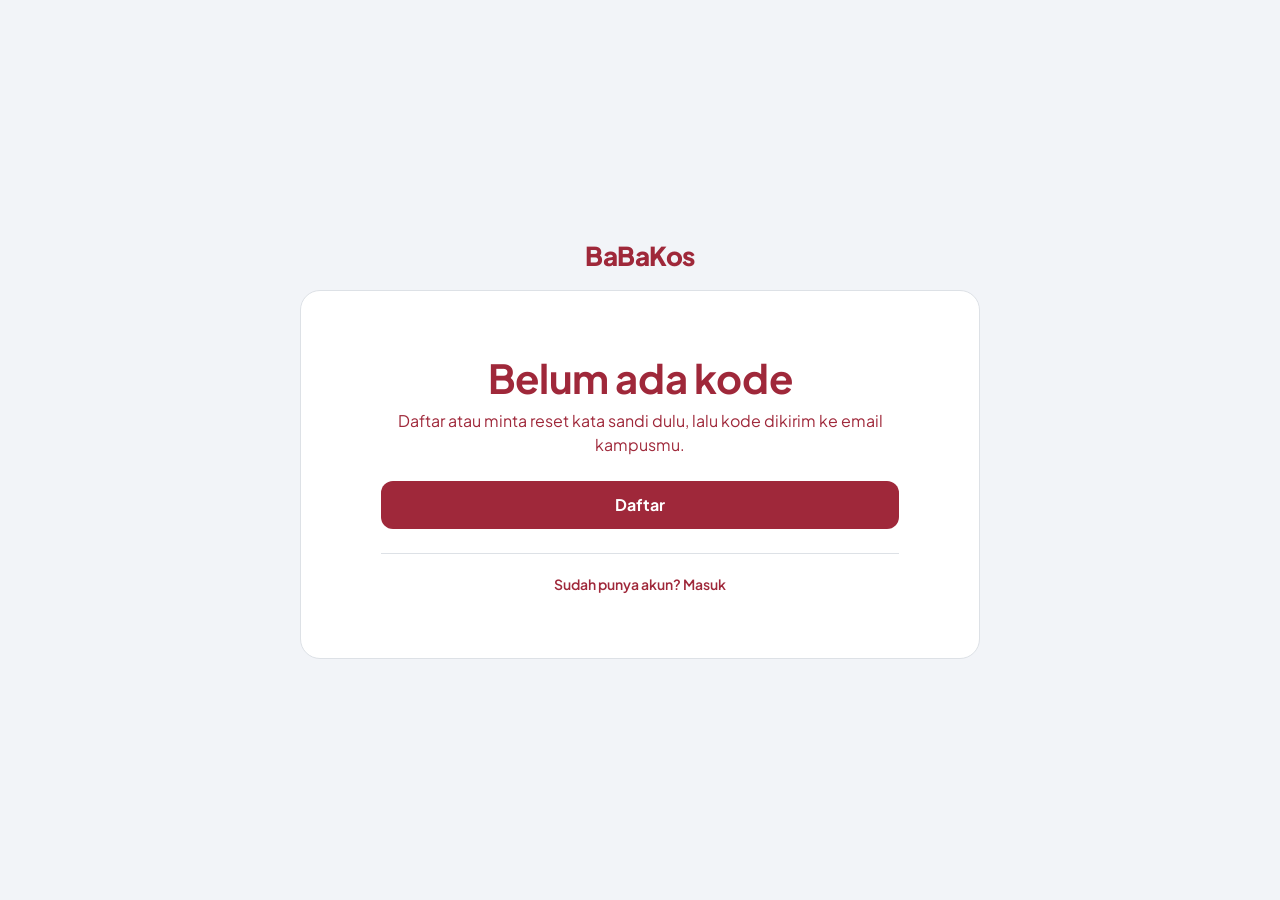
<file: verifikasi.html>
<!doctype html>
<html lang="id">
  <head>
    <meta charset="UTF-8">
    <meta name="viewport" content="width=device-width, initial-scale=1.0">
    <meta name="description" content="Verifikasi email kampus untuk akun BaBaKos.">
    <title>Verifikasi Email — BaBaKos</title>
    <link rel="icon" type="image/svg+xml" href="assets/icon.svg">
    <link rel="preconnect" href="https://fonts.googleapis.com">
    <link rel="preconnect" href="https://fonts.gstatic.com" crossorigin>
    <link rel="stylesheet" href="https://fonts.googleapis.com/css2?family=Plus+Jakarta+Sans:wght@400;500;600;700;800&display=swap">
    <link rel="stylesheet" href="css/style.css">
  </head>
  <body class="auth-page">
    <!-- Figma "Forgot Password" frame (titled Verification Email): code entry. -->
    <main class="auth">
      <a class="wordmark auth-brand" href="index.html">BaBaKos</a>

      <form class="auth-card" id="otp-form" novalidate>
        <div class="auth-head">
          <h1 class="auth-title" id="otp-title">Verifikasi Email</h1>
          <p class="auth-sub" id="otp-sub">Masukkan kode yang kami kirim ke emailmu</p>
        </div>

        <ol class="auth-steps" id="otp-steps" aria-label="Langkah daftar">
          <li><span data-icon="check" data-icon-size="14"></span>Data diri</li>
          <li aria-current="step"><span>2</span>Verifikasi email</li>
        </ol>

        <fieldset class="field">
          <legend class="field-label">Kode 6 digit</legend>
          <div class="otp" id="otp"></div>
          <p class="field-error" id="otp-error" hidden></p>
          <p class="field-hint">Mode demo: 6 angka apa saja diterima, mis. 123456.</p>
        </fieldset>

        <button class="btn btn-block" type="submit" id="otp-submit">Verifikasi</button>

        <p class="auth-foot" id="resend-line">Belum menerima kode? <button type="button" class="link-btn" id="resend" disabled>Kirim ulang</button> <span id="resend-timer"></span></p>
        <p class="auth-foot"><a class="link-btn" id="change-email" href="daftar.html">Ganti email</a></p>
      </form>

      <!-- Success state -->
      <section class="auth-card auth-done" id="otp-done" hidden aria-labelledby="done-title">
        <span class="done-badge" data-icon="verified" data-icon-size="40"></span>
        <h1 class="auth-title" id="done-title" tabindex="-1">Mahasiswa Terverifikasi</h1>
        <p class="auth-sub" id="done-text"></p>
        <span class="tag tag-green done-tag" id="done-email"></span>
        <a class="btn btn-block" id="done-next" href="index.html">Mulai jelajah barang</a>
      </section>

      <!-- Nothing waiting for a code (opened directly) -->
      <section class="auth-card" id="otp-none" hidden>
        <div class="auth-head">
          <h1 class="auth-title">Belum ada kode</h1>
          <p class="auth-sub">Daftar atau minta reset kata sandi dulu, lalu kode dikirim ke email kampusmu.</p>
        </div>
        <a class="btn btn-block" href="daftar.html">Daftar</a>
        <p class="auth-foot"><a class="link-btn" href="masuk.html">Sudah punya akun? Masuk</a></p>
      </section>
    </main>

    <script src="js/data.js"></script>
    <script src="js/utils.js"></script>
    <script src="js/layout.js"></script>
    <script src="js/pages/verifikasi.js"></script>
  </body>
</html>
</file>
<file: css/style.css>
/* ==========================================================================
   BaBaKos — global styles
   Look: Figma file "IMK", page hifi (see docs/DESIGN.md). Warm white, maroon
   accent, Plus Jakarta Sans, rounded cards with thin pink borders, shadows only
   on floating things. Every colour and size lives in the tokens below.
   ========================================================================== */

:root {
  /* Figma colour tokens */
  --maroon: #9f283a;            /* Maroon/Normal */
  --maroon-hover: #86202f;
  --maroon-light: #f5eaeb;      /* Maroon/Light */
  --maroon-soft: #ecd6d8;       /* selected filter chip */
  --maroon-line: #e1bcc2;       /* photo frames, timeline lines */
  --bg: #fefbfc;                /* Base/Background */
  --white: #ffffff;             /* Base/White */
  --surface: #faf4f4;           /* Gray/Light :active, grouped sections */
  --line: #ede3e5;              /* borders, dividers */
  --ink: #160f0f;               /* Text/Primary */
  --ink-2: #544d4d;             /* Text/Secondary */
  --muted: #908384;             /* Gray/Dark :hover */
  --mauve: #b4a4a5;             /* "Kondisi" tag on Detail Barang */

  --green: #53b34d;             /* Semantic/Green/Normal */
  --green-ink: #2f7a2a;
  --green-light: #eef7ed;       /* Semantic/Green/Light */
  --green-chip: #c4ecd6;        /* trust-score chip */
  --cream: #fbf1e2;             /* avatar, "Dijual" tag */
  --peach: #f7e2c3;             /* "Pesanan Baru" header, own chat bubble */
  --amber: #e6a23c;             /* pickup dot */
  --amber-ink: #8a5a12;
  --amber-line: #cdab74;
  --amber-bg: #fffbeb;          /* countdown */
  --blue-bg: #eef2ff;           /* "Siap COD" header, payment panel */
  --blue-ink: #1e3a8a;
  --red: #dc2626;
  --red-bg: #fee2e2;            /* "Tolak Pesanan" */
  --field: #f3f4f6;             /* chat input, form fields */
  --row: #f8f9fb;               /* item rows inside order cards */

  /* Type: Plus Jakarta Sans, Figma "Semantic" styles */
  --font: "Plus Jakarta Sans", system-ui, -apple-system, "Segoe UI", sans-serif;
  --fs-caption: 12px;   /* Caption/S 12/16 */
  --fs-body: 14px;      /* Body/S 14/20 */
  --fs-md: 16px;        /* Body/M 16/24 */
  --fs-lg: 20px;        /* Body/L 20/28 */
  --fs-h3: 24px;        /* Heading/S 24/32 */
  --fs-h2: clamp(24px, 3vw, 30px);
  --fs-h1: clamp(26px, 3.4vw, 32px);

  /* Shape */
  --r-sm: 8px;
  --r: 12px;            /* buttons, inputs, menu rows */
  --r-md: 14px;         /* inner cards */
  --r-lg: 20px;         /* cards, sections */
  --r-pill: 999px;
  --shadow-card: 0 1px 2px rgba(22, 15, 15, 0.06), 0 2px 6px rgba(22, 15, 15, 0.04);
  --shadow-float: 0 6px 20px rgba(159, 40, 58, 0.19);
  --shadow-pop: 0 12px 32px rgba(22, 15, 15, 0.14);
  --scrim: rgba(22, 15, 15, 0.42);   /* backdrop behind sheets and dialogs */

  /* Layout */
  --gutter: clamp(16px, 3vw, 40px);
  --container: 1362px;
  --nav-h: 72px;
  --tabbar-h: 64px;
  --ease: cubic-bezier(0.2, 0.7, 0.2, 1);
}

/* ---------- Reset & base ---------- */
*,
*::before,
*::after {
  box-sizing: border-box;
}

html {
  scroll-behavior: smooth;
  -webkit-text-size-adjust: 100%;
}

@media (prefers-reduced-motion: reduce) {
  html {
    scroll-behavior: auto;
  }
  *,
  *::before,
  *::after {
    animation-duration: 0.01ms !important;
    transition-duration: 0.01ms !important;
  }
}

/* Smooth cross-page fade where supported (Chrome/Edge/Safari 18+). */
@view-transition {
  navigation: auto;
}

body {
  margin: 0;
  min-height: 100vh;
  min-height: 100dvh;
  display: flex;
  flex-direction: column;
  background: var(--white);
  color: var(--ink);
  font-family: var(--font);
  font-size: var(--fs-body);
  line-height: 20px;
  -webkit-font-smoothing: antialiased;
  -webkit-tap-highlight-color: transparent;
}

main {
  flex: 1 0 auto;
}

img {
  display: block;
  max-width: 100%;
  height: auto;
}

a {
  color: inherit;
  text-decoration: none;
}

h1, h2, h3, h4, p, ul, ol, dl, dd, figure, fieldset, legend {
  margin: 0;
  padding: 0;
}

ul, ol {
  list-style: none;
}

fieldset {
  border: 0;
  min-width: 0;
}

button, input, select, textarea {
  font: inherit;
  color: inherit;
}

button {
  cursor: pointer;
}

[hidden] {
  display: none !important;
}

:focus-visible {
  outline: 2px solid var(--maroon);
  outline-offset: 2px;
}

.icon {
  flex-shrink: 0;
}

.sr-only {
  position: absolute;
  width: 1px;
  height: 1px;
  padding: 0;
  margin: -1px;
  overflow: hidden;
  clip: rect(0, 0, 0, 0);
  white-space: nowrap;
  border: 0;
}

.skip {
  position: absolute;
  left: 16px;
  top: -60px;
  z-index: 100;
  padding: 10px 16px;
  border-radius: var(--r);
  background: var(--maroon);
  color: var(--white);
  font-weight: 600;
}

.skip:focus {
  top: 12px;
}

.container {
  width: 100%;
  max-width: calc(var(--container) + 2 * var(--gutter));
  margin-inline: auto;
  padding-inline: var(--gutter);
}

/* Type helpers (Figma Semantic styles) */
.h1 {
  font-size: var(--fs-h1);
  line-height: 1.25;
  font-weight: 700;
  letter-spacing: -0.01em;
}

.h2 {
  font-size: var(--fs-lg);
  line-height: 28px;
  font-weight: 700;
}

.h3 {
  font-size: var(--fs-md);
  line-height: 24px;
  font-weight: 600;
}

.lead {
  color: var(--ink-2);
}

.caption {
  font-size: var(--fs-caption);
  line-height: 16px;
  color: var(--ink-2);
}

.muted {
  color: var(--muted);
}

.eyebrow {
  font-size: var(--fs-caption);
  line-height: 16px;
  font-weight: 600;
  letter-spacing: 0.04em;
  text-transform: uppercase;
  color: var(--ink-2);
}

.price {
  font-weight: 700;
  color: var(--maroon);
}

.crumbs {
  display: flex;
  flex-wrap: wrap;
  gap: 8px;
  font-size: var(--fs-caption);
  line-height: 16px;
  color: var(--ink-2);
}

.crumbs a:hover {
  color: var(--maroon);
}

/* ---------- Buttons ---------- */
.btn {
  display: inline-flex;
  align-items: center;
  justify-content: center;
  gap: 8px;
  min-height: 48px;
  padding: 10px 20px;
  border: 1px solid transparent;
  border-radius: var(--r);
  background: var(--maroon);
  color: var(--white);
  font-size: var(--fs-md);
  line-height: 24px;
  font-weight: 700;
  text-align: center;
  white-space: nowrap;
  transition: background-color 0.15s, border-color 0.15s, color 0.15s, transform 0.1s;
}

.btn:hover {
  background: var(--maroon-hover);
}

.btn:active {
  transform: scale(0.98);
}

.btn:disabled,
.btn[aria-disabled="true"] {
  opacity: 0.45;
  cursor: not-allowed;
  transform: none;
}

.btn-outline {
  background: var(--white);
  border-color: var(--maroon);
  color: var(--maroon);
}

.btn-outline:hover {
  background: var(--maroon-light);
}

.btn-ghost {
  background: var(--white);
  border-color: var(--line);
  color: var(--maroon);
}

.btn-ghost:hover {
  background: var(--bg);
  border-color: var(--maroon-line);
}

.btn-soft {
  background: var(--maroon-light);
  color: var(--maroon);
}

.btn-soft:hover {
  background: var(--maroon-soft);
}

.btn-danger {
  background: var(--red);
}

.btn-danger:hover {
  background: #b91c1c;
}

.btn-danger-soft {
  background: var(--red-bg);
  color: var(--red);
}

.btn-danger-soft:hover {
  background: #fecaca;
}

.btn-sm {
  min-height: 40px;
  padding: 8px 16px;
  font-size: var(--fs-body);
  line-height: 20px;
  font-weight: 600;
}

.btn-block {
  width: 100%;
}

.icon-btn {
  position: relative;
  display: inline-grid;
  place-items: center;
  width: 44px;
  height: 44px;
  flex-shrink: 0;
  border: 0;
  border-radius: var(--r-pill);
  background: transparent;
  color: var(--ink-2);
  transition: background-color 0.15s, color 0.15s, transform 0.1s;
}

.icon-btn:hover {
  background: var(--maroon-light);
  color: var(--maroon);
}

.icon-btn:active {
  transform: scale(0.94);
}

.icon-btn-soft {
  background: var(--maroon-light);
  color: var(--ink);
}

.icon-btn-soft:hover {
  background: var(--maroon-soft);
}

.icon-btn-outline {
  width: 52px;
  height: 52px;
  border: 1.5px solid var(--maroon);
  border-radius: var(--r);
  background: var(--white);
  color: var(--maroon);
}

.icon-btn[aria-pressed="true"] {
  color: var(--maroon);
}

.icon-btn[aria-pressed="true"] .icon {
  fill: currentColor;
}

.link-btn {
  display: inline-flex;
  align-items: center;
  gap: 6px;
  padding: 0;
  border: 0;
  background: none;
  color: var(--maroon);
  font-weight: 600;
}

.link-btn:hover {
  text-decoration: underline;
  text-underline-offset: 3px;
}

/* "Lihat detail →" */
.text-action {
  display: inline-flex;
  align-items: center;
  gap: 8px;
  color: var(--maroon);
  font-weight: 600;
}

.text-action .icon {
  transition: transform 0.15s var(--ease);
}

.text-action:hover .icon {
  transform: translateX(3px);
}

/* ---------- Pills, tags, badges ---------- */
.pill {
  display: inline-flex;
  align-items: center;
  justify-content: center;
  gap: 6px;
  min-width: 88px;
  padding: 4px 14px;
  border-radius: 16px;
  font-size: var(--fs-caption);
  line-height: 16px;
  font-weight: 700;
  white-space: nowrap;
}

.pill-done {
  background: var(--green);
  color: var(--green-light);
}

.pill-active {
  background: var(--blue-bg);
  color: var(--blue-ink);
}

.pill-waiting {
  background: var(--peach);
  color: var(--amber-ink);
}

.pill-cancelled {
  background: var(--field);
  color: var(--ink-2);
}

.tag {
  display: inline-flex;
  align-items: center;
  gap: 6px;
  padding: 4px 12px;
  border-radius: var(--r-pill);
  font-size: var(--fs-caption);
  line-height: 16px;
  font-weight: 600;
  background: var(--maroon-light);
  color: var(--maroon);
}

.tag-mauve {
  background: var(--mauve);
  color: var(--white);
}

.tag-cream {
  background: var(--cream);
  color: var(--ink);
  text-transform: uppercase;
  letter-spacing: 0.03em;
}

.tag-green {
  background: var(--green-light);
  color: var(--green-ink);
}

.tag-solid {
  background: var(--maroon);
  color: var(--white);
}

.trust-chip {
  display: inline-flex;
  align-items: center;
  gap: 4px;
  padding: 1px 8px;
  border-radius: var(--r-pill);
  background: var(--green-chip);
  color: #146c43;
  font-size: 11px;
  line-height: 16px;
  font-weight: 700;
}

.badge-dot {
  position: absolute;
  top: 4px;
  right: 2px;
  display: grid;
  place-items: center;
  min-width: 18px;
  height: 18px;
  padding: 0 5px;
  border: 2px solid var(--white);
  border-radius: var(--r-pill);
  background: var(--red);
  color: var(--white);
  font-size: 10px;
  line-height: 1;
  font-weight: 700;
}

.verified {
  display: inline-flex;
  align-items: center;
  gap: 6px;
  color: var(--green-ink);
  font-weight: 600;
}

.stars {
  display: inline-flex;
  gap: 2px;
  color: var(--amber);
}

.stars .icon {
  fill: currentColor;
}

/* ---------- Avatar ---------- */
.avatar {
  display: inline-grid;
  place-items: center;
  width: 40px;
  height: 40px;
  flex-shrink: 0;
  border-radius: var(--r-pill);
  background: var(--maroon-light);
  color: var(--maroon);
  font-weight: 700;
  font-size: var(--fs-body);
  text-transform: lowercase;
}

.avatar-sm {
  width: 36px;
  height: 36px;
}

.avatar-lg {
  width: 76px;
  height: 76px;
  font-size: 28px;
}

.avatar-cream {
  background: var(--cream);
}

/* ---------- Cards ---------- */
.card {
  border: 1px solid var(--line);
  border-radius: var(--r-lg);
  background: var(--white);
  padding: clamp(16px, 2.4vw, 28px);
}

.card-soft {
  border-radius: var(--r-lg);
  background: var(--surface);
  padding: clamp(16px, 2.4vw, 28px);
}

.card-tint {
  border: 1px solid var(--line);
  border-radius: var(--r-lg);
  background: var(--bg);
  padding: clamp(16px, 2.4vw, 24px);
}

.card-head {
  display: flex;
  align-items: center;
  justify-content: space-between;
  gap: 12px;
  padding-bottom: 16px;
  margin-bottom: 16px;
  border-bottom: 1px solid var(--line);
}

.divider {
  height: 1px;
  border: 0;
  margin: 0;
  background: var(--line);
}

/* Icon tile: maroon icon on a light square (Profil "Keamanan Akun") */
.icon-tile {
  display: inline-grid;
  place-items: center;
  width: 40px;
  height: 40px;
  flex-shrink: 0;
  border-radius: var(--r);
  background: var(--maroon-light);
  color: var(--maroon);
}

/* Key–value rows (order summaries) */
.kv {
  display: grid;
  gap: 10px;
}

.kv > div {
  display: flex;
  justify-content: space-between;
  gap: 16px;
}

.kv dt {
  color: var(--ink-2);
}

.kv dd {
  text-align: right;
  font-weight: 600;
}

.kv .kv-total {
  padding-top: 10px;
  border-top: 1px solid var(--line);
  font-size: var(--fs-md);
  line-height: 24px;
}

.kv .kv-total dt {
  color: var(--ink);
  font-weight: 600;
}

.kv .kv-good dt,
.kv .kv-good dd {
  color: var(--green);
}

/* ---------- Forms ---------- */
.field {
  display: grid;
  gap: 8px;
}

.field-label {
  font-weight: 600;
  color: var(--ink);
}

.field-hint {
  font-size: var(--fs-caption);
  line-height: 16px;
  color: var(--muted);
}

.field-error {
  display: flex;
  align-items: center;
  gap: 6px;
  font-size: var(--fs-caption);
  line-height: 16px;
  font-weight: 600;
  color: var(--red);
}

.input,
.select select,
.textarea {
  width: 100%;
  min-height: 48px;
  padding: 12px 16px;
  border: 1px solid var(--line);
  border-radius: var(--r);
  background: var(--white);
  font-size: 16px; /* 16px stops iOS zooming into the field */
  line-height: 22px;
  transition: border-color 0.15s, box-shadow 0.15s;
}

.input::placeholder,
.textarea::placeholder {
  color: var(--muted);
}

.input:hover,
.select select:hover,
.textarea:hover {
  border-color: var(--maroon-line);
}

.input:focus,
.select select:focus,
.textarea:focus {
  outline: none;
  border-color: var(--maroon);
  box-shadow: 0 0 0 3px var(--maroon-light);
}

.input[aria-invalid="true"],
.textarea[aria-invalid="true"] {
  border-color: var(--red);
}

.textarea {
  min-height: 112px;
  resize: vertical;
}

.select {
  position: relative;
  display: block;
}

.select select {
  appearance: none;
  padding-right: 44px;
  cursor: pointer;
}

.select::after {
  content: "";
  position: absolute;
  right: 18px;
  top: 50%;
  width: 8px;
  height: 8px;
  border-right: 2px solid var(--ink-2);
  border-bottom: 2px solid var(--ink-2);
  transform: translateY(-70%) rotate(45deg);
  pointer-events: none;
}

/* Input with a leading icon or prefix, e.g. "Rp" */
.input-group {
  position: relative;
  display: flex;
  align-items: center;
}

.input-group > .icon,
.input-group > span[data-icon],
.input-group > .input-prefix {
  position: absolute;
  left: 16px;
  color: var(--muted);
  pointer-events: none;
}

.input-group > span[data-icon] {
  display: flex;
}

.input-group > .input-prefix {
  font-weight: 600;
  color: var(--ink-2);
}

.input-group .input {
  padding-left: 46px;
}

.input-group .input-suffix-btn {
  position: absolute;
  right: 4px;
}

.check {
  display: flex;
  align-items: flex-start;
  gap: 10px;
  cursor: pointer;
}

.check input {
  width: 18px;
  height: 18px;
  margin: 1px 0 0;
  flex-shrink: 0;
  accent-color: var(--maroon);
  cursor: pointer;
}

/* Choice chips (filters, quick replies) */
.chips {
  display: flex;
  flex-wrap: wrap;
  gap: 8px;
}

.chip {
  display: inline-flex;
  align-items: center;
  gap: 6px;
  min-height: 36px;
  padding: 7px 16px;
  border: 1px solid var(--line);
  border-radius: var(--r-pill);
  background: var(--white);
  color: var(--ink-2);
  font-size: var(--fs-body);
  line-height: 20px;
  font-weight: 600;
  white-space: nowrap;
  cursor: pointer;
  transition: background-color 0.15s, border-color 0.15s, color 0.15s;
}

.chip:hover {
  border-color: var(--maroon-line);
  color: var(--maroon);
}

.chip[aria-pressed="true"],
.chip[aria-selected="true"],
.chip-toggle input:checked + .chip {
  border-color: var(--maroon-soft);
  background: var(--maroon-soft);
  color: var(--maroon);
}

.chip-toggle input:focus-visible + .chip {
  outline: 2px solid var(--maroon);
  outline-offset: 2px;
}

.chip .count {
  display: inline-grid;
  place-items: center;
  min-width: 18px;
  height: 18px;
  padding: 0 5px;
  border-radius: var(--r-pill);
  background: var(--red);
  color: var(--white);
  font-size: 10px;
  line-height: 1;
}

/* Segmented tabs (Pembelian / Penjualan) */
.segmented {
  display: inline-flex;
  padding: 4px;
  border-radius: var(--r);
  background: var(--surface);
}

.segmented button,
.segmented a {
  min-height: 40px;
  padding: 8px 18px;
  border: 0;
  border-radius: 9px;
  background: transparent;
  color: var(--ink-2);
  font-weight: 600;
  transition: background-color 0.15s, color 0.15s;
}

.segmented [aria-selected="true"] {
  background: var(--white);
  color: var(--maroon);
  box-shadow: var(--shadow-card);
}

/* ---------- Header: marketplace navbar ---------- */
.site-header {
  position: sticky;
  top: 0;
  z-index: 40;
  background: var(--bg);
  border-bottom: 1px solid var(--line);
}

.nav {
  display: grid;
  grid-template-columns: auto 1fr;
  grid-template-areas:
    "brand end"
    "search search";
  align-items: center;
  column-gap: 16px;
  row-gap: 10px;
  padding-block: 12px;
}

.nav .wordmark {
  grid-area: brand;
}

.wordmark {
  color: var(--maroon);
  font-size: 22px;
  line-height: 28px;
  font-weight: 800;
  letter-spacing: -0.02em;
}

.nav-links {
  display: none;
  grid-area: links;
  gap: 32px;
}

.nav-links a {
  position: relative;
  padding-block: 6px;
  color: var(--ink-2);
  font-weight: 500;
  transition: color 0.15s;
}

.nav-links a:hover,
.nav-links a[aria-current="page"] {
  color: var(--maroon);
}

.nav-links a[aria-current="page"] {
  font-weight: 700;
}

.nav-search {
  grid-area: search;
  position: relative;
  display: flex;
  align-items: center;
}

.nav-search > .icon {
  position: absolute;
  left: 14px;
  color: var(--ink-2);
  pointer-events: none;
}

.nav-search input {
  width: 100%;
  height: 42px;
  padding: 8px 40px 8px 44px;
  border: 1px solid #d9d2d3;
  border-radius: var(--r);
  background: var(--white);
  font-size: 16px;
  transition: border-color 0.15s, box-shadow 0.15s;
}

.nav-search input::placeholder {
  color: var(--muted);
}

.nav-search input:focus {
  outline: none;
  border-color: var(--maroon);
  box-shadow: 0 0 0 3px var(--maroon-light);
}

.nav-search input::-webkit-search-cancel-button {
  display: none;
}

.nav-search-clear {
  position: absolute;
  right: 6px;
  display: grid;
  place-items: center;
  width: 32px;
  height: 32px;
  border: 0;
  border-radius: var(--r-pill);
  background: transparent;
  color: var(--ink-2);
}

.nav-search-clear:hover {
  background: var(--maroon-light);
}

/* Recent searches (Figma Android Compact - 89) */
.search-pop {
  position: absolute;
  top: calc(100% + 8px);
  left: 0;
  right: 0;
  z-index: 45;
  padding: 8px;
  border: 1px solid var(--line);
  border-radius: var(--r-md);
  background: var(--white);
  box-shadow: var(--shadow-pop);
  animation: pop-in 0.16s var(--ease);
}

.search-pop-head {
  display: flex;
  justify-content: space-between;
  padding: 6px 10px 8px;
  font-size: var(--fs-caption);
  font-weight: 600;
  color: var(--muted);
}

.search-pop-head button {
  border: 0;
  background: none;
  color: var(--maroon);
  font-weight: 600;
}

.search-pop a {
  display: flex;
  align-items: center;
  gap: 14px;
  padding: 10px;
  border-radius: var(--r-sm);
  font-size: var(--fs-md);
  line-height: 24px;
  font-weight: 500;
}

.search-pop a:hover {
  background: var(--surface);
}

.nav-end {
  grid-area: end;
  display: flex;
  align-items: center;
  justify-content: flex-end;
  gap: 8px;
}

.nav-loc {
  display: inline-flex;
  align-items: center;
  gap: 4px;
  padding: 6px 4px;
  color: var(--maroon);
  font-size: var(--fs-caption);
  font-weight: 500;
}

.nav-loc:hover span {
  text-decoration: underline;
  text-underline-offset: 3px;
}

.nav-chat,
.nav-sell,
.nav-divider {
  display: none;
}

.nav-divider {
  width: 1px;
  height: 28px;
  margin-inline: 8px;
  background: var(--line);
}

.account {
  position: relative;
}

.account-btn {
  display: flex;
  align-items: center;
  gap: 10px;
  padding: 4px 6px 4px 4px;
  border: 0;
  border-radius: var(--r-pill);
  background: transparent;
  font-weight: 600;
  transition: background-color 0.15s;
}

.account-btn:hover {
  background: var(--maroon-light);
}

.account-btn[aria-expanded="true"] .icon {
  transform: rotate(180deg);
}

.account-btn .icon {
  transition: transform 0.2s var(--ease);
}

.account-btn > .icon,
.account-name {
  display: none; /* phones: avatar only */
}

.account-name {
  max-width: 160px;
  overflow: hidden;
  text-overflow: ellipsis;
  white-space: nowrap;
}

.account-menu {
  position: absolute;
  right: 0;
  top: calc(100% + 8px);
  z-index: 45;
  display: grid;
  min-width: 220px;
  padding: 8px;
  border: 1px solid var(--line);
  border-radius: var(--r-md);
  background: var(--white);
  box-shadow: var(--shadow-pop);
  animation: pop-in 0.16s var(--ease);
}

.account-menu a,
.account-menu button {
  display: flex;
  align-items: center;
  gap: 12px;
  min-height: 44px;
  padding: 10px 12px;
  border: 0;
  border-radius: var(--r-sm);
  background: none;
  color: var(--ink-2);
  font-weight: 500;
  text-align: left;
}

.account-menu a:hover,
.account-menu button:hover {
  background: var(--maroon-light);
  color: var(--maroon);
}

.account-menu [data-logout] {
  margin-top: 4px;
  border-top: 1px solid var(--line);
  border-radius: 0 0 var(--r-sm) var(--r-sm);
}

@keyframes pop-in {
  from {
    opacity: 0;
    transform: translateY(-4px);
  }
}

@media (min-width: 900px) {
  .nav {
    grid-template-columns: auto auto minmax(240px, 520px) 1fr;
    grid-template-areas: "brand links search end";
    column-gap: 36px;
    min-height: 80px;
    padding-block: 0;
  }

  .nav-links {
    display: flex;
  }

  .nav-chat,
  .nav-divider {
    display: inline-flex;
  }

  .account-btn > .icon,
  .account-name {
    display: block;
  }

  .nav-loc {
    font-size: var(--fs-body);
  }
}

@media (min-width: 1100px) {
  .nav-sell {
    display: inline-flex;
  }
}

/* Slim bar with a back button (Figma "Detail Barang", "Pesanan Saya") */
.site-header-bar {
  background: var(--bg);
}

.bar {
  display: flex;
  align-items: center;
  gap: 16px;
  min-height: 64px;
}

.back-btn {
  width: 48px;
  height: 48px;
}

.bar-title {
  flex: 1;
  min-width: 0;
  overflow: hidden;
  text-overflow: ellipsis;
  white-space: nowrap;
  font-size: var(--fs-lg);
  line-height: 28px;
  font-weight: 700;
}

.bar-end {
  display: flex;
  align-items: center;
  gap: 8px;
}

/* Phone tab bar */
.tabbar {
  position: fixed;
  left: 0;
  right: 0;
  bottom: 0;
  z-index: 40;
  display: flex;
  height: calc(var(--tabbar-h) + env(safe-area-inset-bottom));
  padding-bottom: env(safe-area-inset-bottom);
  border-top: 1px solid var(--line);
  background: rgba(255, 255, 255, 0.96);
  backdrop-filter: blur(8px);
}

.tabbar a {
  position: relative;
  flex: 1;
  display: grid;
  place-items: center;
  align-content: center;
  gap: 2px;
  color: var(--mauve);
  font-size: 11px;
  line-height: 14px;
  font-weight: 600;
  transition: color 0.15s;
}

.tabbar a[aria-current="page"] {
  color: var(--maroon);
}

.tabbar .badge-dot {
  top: 6px;
  right: calc(50% - 22px);
}

body.has-tabbar {
  padding-bottom: calc(var(--tabbar-h) + env(safe-area-inset-bottom));
}

@media (min-width: 900px) {
  .tabbar {
    display: none;
  }

  body.has-tabbar {
    padding-bottom: 0;
  }
}

/* ---------- Footer ---------- */
.site-footer {
  margin-top: 64px;
  border-top: 1px solid var(--line);
  background: var(--bg);
}

.foot {
  display: grid;
  gap: 20px;
  padding-block: 32px;
}

.foot-brand p {
  margin-top: 6px;
  max-width: 40ch;
  color: var(--ink-2);
}

.foot-links {
  display: flex;
  flex-wrap: wrap;
  gap: 12px 24px;
  align-items: center;
  font-weight: 600;
  color: var(--ink-2);
}

.foot-links a:hover {
  color: var(--maroon);
}

.credits {
  font-size: var(--fs-caption);
  line-height: 18px;
  color: var(--muted);
}

.credits summary {
  cursor: pointer;
  font-weight: 600;
  color: var(--ink-2);
}

.credits p {
  margin-top: 8px;
}

.credits a {
  text-decoration: underline;
  text-underline-offset: 2px;
}

.foot-note {
  font-size: var(--fs-caption);
  color: var(--muted);
}

@media (min-width: 900px) {
  .foot {
    grid-template-columns: 1fr auto;
    align-items: start;
  }

  .credits,
  .foot-note {
    grid-column: 1 / -1;
  }
}

/* ---------- Product card + grid (Figma KATALOG) ---------- */
.pgrid {
  display: grid;
  grid-template-columns: repeat(2, minmax(0, 1fr));
  gap: 12px;
}

@media (min-width: 600px) {
  .pgrid {
    grid-template-columns: repeat(auto-fill, minmax(176px, 1fr));
    gap: 16px;
  }
}

.pcard a {
  display: flex;
  flex-direction: column;
  height: 100%;
  overflow: hidden;
  border-radius: var(--r-sm);
  background: var(--white);
  box-shadow: 0 1px 3px rgba(22, 15, 15, 0.12), 0 0 0 1px rgba(22, 15, 15, 0.03);
  transition: box-shadow 0.2s var(--ease), transform 0.2s var(--ease);
}

.pcard a:hover {
  transform: translateY(-2px);
  box-shadow: 0 8px 20px rgba(22, 15, 15, 0.1), 0 0 0 1px var(--maroon-line);
}

.pcard-photo {
  position: relative;
  display: block;
  aspect-ratio: 1;
  background: var(--white);
}

.pcard-photo img {
  position: absolute;
  inset: 0;
  width: 100%;
  height: 100%;
  object-fit: contain;
  padding: 8px;
}

.pcard-status {
  position: absolute;
  top: 8px;
  left: 8px;
  padding: 3px 10px;
  border-radius: var(--r-pill);
  background: var(--ink);
  color: var(--white);
  font-size: 11px;
  line-height: 16px;
  font-weight: 700;
}

.pcard.is-gone img {
  opacity: 0.45;
  filter: grayscale(0.6);
}

.pcard-body {
  display: grid;
  gap: 4px;
  margin-inline: 8px;
  padding: 10px 0 12px;
  border-top: 1px solid var(--line);
}

.pcard-title {
  overflow: hidden;
  display: -webkit-box;
  -webkit-line-clamp: 2;
  -webkit-box-orient: vertical;
  color: var(--ink-2);
  font-size: 13px;
  line-height: 18px;
}

.pcard-price {
  font-size: var(--fs-md);
  line-height: 24px;
  font-weight: 600;
  color: var(--ink);
}

.pcard.is-gone .pcard-price {
  color: var(--muted);
  text-decoration: line-through;
}

.pcard-loc {
  display: flex;
  align-items: center;
  gap: 4px;
  color: var(--ink-2);
  font-size: var(--fs-caption);
  line-height: 16px;
}

/* Section heading row: title left, "Lihat semua" right */
.section-head {
  display: flex;
  align-items: end;
  justify-content: space-between;
  gap: 16px;
  margin-bottom: 16px;
}

.section-head > .text-action {
  flex-shrink: 0;
  white-space: nowrap;
}

/* ---------- Empty, loading, not-found ---------- */
.empty {
  display: grid;
  justify-items: center;
  gap: 10px;
  padding: 56px 16px;
  text-align: center;
  color: var(--ink-2);
}

.empty-icon {
  display: grid;
  place-items: center;
  width: 72px;
  height: 72px;
  margin-bottom: 6px;
  border-radius: var(--r-pill);
  background: var(--maroon-light);
  color: var(--maroon);
}

.empty-title {
  color: var(--ink);
  font-size: var(--fs-md);
  line-height: 24px;
  font-weight: 700;
}

.empty p {
  max-width: 36ch;
}

.empty .btn {
  margin-top: 8px;
}

/* "Sedang mencari…" (Figma Android Compact - 90) */
.loading {
  display: grid;
  justify-items: center;
  gap: 12px;
  padding: 64px 16px;
  font-size: var(--fs-md);
}

.dots {
  display: flex;
  gap: 10px;
}

.dots span {
  width: 12px;
  height: 12px;
  border-radius: var(--r-pill);
  background: var(--maroon);
  animation: dot 0.9s ease-in-out infinite;
}

.dots span:nth-child(2) {
  animation-delay: 0.15s;
}

.dots span:nth-child(3) {
  animation-delay: 0.3s;
}

@keyframes dot {
  0%, 80%, 100% {
    transform: translateY(0);
    opacity: 0.5;
  }
  40% {
    transform: translateY(-6px);
    opacity: 1;
  }
}

/* ---------- Toasts ---------- */
.toasts {
  position: fixed;
  left: 50%;
  bottom: calc(24px + env(safe-area-inset-bottom));
  z-index: 90;
  display: grid;
  gap: 8px;
  width: min(420px, calc(100% - 32px));
  transform: translateX(-50%);
  pointer-events: none;
}

body.has-tabbar .toasts,
body.has-actionbar .toasts {
  bottom: calc(var(--tabbar-h) + 16px + env(safe-area-inset-bottom));
}

@media (min-width: 900px) {
  body.has-tabbar .toasts {
    bottom: 24px;
  }
}

.toast {
  display: flex;
  align-items: center;
  gap: 10px;
  padding: 12px 16px;
  border-radius: var(--r);
  background: var(--ink);
  color: var(--white);
  font-weight: 600;
  box-shadow: var(--shadow-pop);
  animation: toast-in 0.25s var(--ease);
  transition: opacity 0.3s, transform 0.3s var(--ease);
}

.toast .icon {
  color: #8fd18a;
}

.toast-error .icon {
  color: #fca5a5;
}

.toast.is-leaving {
  opacity: 0;
  transform: translateY(8px);
}

@keyframes toast-in {
  from {
    opacity: 0;
    transform: translateY(12px);
  }
}

/* ---------- Dialog ---------- */
.dialog {
  width: min(420px, calc(100% - 32px));
  padding: 24px;
  border: 0;
  border-radius: var(--r-lg);
  background: var(--white);
  color: var(--ink);
  box-shadow: var(--shadow-pop);
}

.dialog[open] {
  animation: dialog-in 0.2s var(--ease);
}

.dialog::backdrop {
  background: var(--scrim);
}

.dialog-title {
  font-size: var(--fs-lg);
  line-height: 28px;
  font-weight: 700;
}

.dialog-text {
  margin-top: 8px;
  color: var(--ink-2);
}

.dialog-actions {
  display: flex;
  justify-content: flex-end;
  gap: 8px;
  margin-top: 24px;
}

.dialog-actions .btn {
  min-height: 44px;
  font-size: var(--fs-body);
}

@keyframes dialog-in {
  from {
    opacity: 0;
    transform: translateY(8px) scale(0.98);
  }
}

/* ---------- Sticky bottom action bar (phones) ---------- */
.actionbar {
  position: fixed;
  left: 0;
  right: 0;
  bottom: 0;
  z-index: 35;
  display: flex;
  gap: 10px;
  padding: 12px var(--gutter) calc(12px + env(safe-area-inset-bottom));
  border-top: 1px solid var(--line);
  background: rgba(255, 255, 255, 0.97);
  backdrop-filter: blur(8px);
}

.actionbar .btn {
  flex: 1;
}

body.has-actionbar {
  padding-bottom: calc(76px + env(safe-area-inset-bottom));
}

@media (min-width: 900px) {
  .actionbar {
    display: none;
  }

  body.has-actionbar {
    padding-bottom: 0;
  }
}

/* ---------- Entrance motion (BBK.initReveal in js/layout.js) ---------- */
.reveal-ready [data-reveal] {
  opacity: 0;
  transform: translateY(14px);
  transition: opacity 0.5s var(--ease) var(--delay, 0ms), transform 0.5s var(--ease) var(--delay, 0ms);
}

.reveal-ready [data-reveal].is-in {
  opacity: 1;
  transform: none;
}

/* Product grids fade in card by card */
.pgrid .pcard {
  animation: card-in 0.4s var(--ease) both;
  animation-delay: calc(var(--i, 0) * 35ms);
}

@keyframes card-in {
  from {
    opacity: 0;
    transform: translateY(8px);
  }
}

/* Page body spacing used by most pages */
.page {
  padding-block: 24px 40px;
}

@media (min-width: 900px) {
  .page {
    padding-block: 32px 48px;
  }
}

/* ---------- beranda (index.html) ---------- */
.home-banner {
  padding-top: 20px;
}

.banner {
  position: relative;
}

.banner-track {
  display: flex;
  overflow-x: auto;
  scroll-snap-type: x mandatory;
  scrollbar-width: none;
  border-radius: var(--r-lg);
}

.banner-track::-webkit-scrollbar {
  display: none;
}

.banner-slide {
  position: relative;
  flex: 0 0 100%;
  scroll-snap-align: start;
  aspect-ratio: 16 / 9;
  max-height: 320px;
  width: 100%;
  overflow: hidden;
  background: var(--maroon);
}

@media (min-width: 600px) {
  .banner-slide {
    aspect-ratio: 1138 / 288;
    min-height: 240px;
  }
}

.banner-slide img {
  position: absolute;
  inset: 0;
  width: 100%;
  height: 100%;
  object-fit: cover;
}

.banner-slide::after {
  content: "";
  position: absolute;
  inset: 0;
  background: linear-gradient(90deg, rgba(110, 22, 36, 0.92) 0%, rgba(159, 40, 58, 0.72) 45%, rgba(159, 40, 58, 0.05) 100%);
}

.banner-copy {
  position: relative;
  z-index: 1;
  display: grid;
  align-content: center;
  justify-items: start;
  gap: 8px;
  height: 100%;
  max-width: 520px;
  padding: 20px clamp(20px, 4vw, 48px);
  color: var(--white);
}

.banner-title {
  font-size: clamp(22px, 3.2vw, 34px);
  line-height: 1.15;
  font-weight: 800;
  letter-spacing: -0.02em;
}

.banner-copy p {
  max-width: 40ch;
  opacity: 0.92;
}

.banner-cta {
  margin-top: 6px;
  background: var(--white);
  color: var(--maroon);
}

.banner-cta:hover {
  background: var(--maroon-light);
}

.banner-dots {
  position: absolute;
  left: 50%;
  bottom: 12px;
  display: flex;
  gap: 6px;
  transform: translateX(-50%);
}

.banner-dots button {
  width: 8px;
  height: 8px;
  padding: 0;
  border: 0;
  border-radius: var(--r-pill);
  background: rgba(255, 255, 255, 0.55);
  transition: width 0.25s var(--ease), background-color 0.25s;
}

.banner-dots button[aria-pressed="true"] {
  width: 22px;
  background: var(--white);
}

/* Category icons: maroon-outlined circles (Figma BERANDA) */
.home-cats {
  padding-block: 24px 8px;
}

.cats {
  display: flex;
  gap: 4px;
  overflow-x: auto;
  scrollbar-width: none;
  margin-inline: calc(var(--gutter) * -1);
  padding-inline: var(--gutter);
}

.cats::-webkit-scrollbar {
  display: none;
}

@media (min-width: 900px) {
  .cats {
    justify-content: center;
    gap: 16px;
    overflow: visible;
  }
}

.cat {
  display: grid;
  justify-items: center;
  gap: 8px;
  width: 84px;
  padding: 4px 2px;
  text-align: center;
}

.cat-icon {
  display: grid;
  place-items: center;
  width: 52px;
  height: 52px;
  border: 1.5px solid var(--maroon);
  border-radius: var(--r-pill);
  background: var(--maroon-light);
  color: var(--maroon);
  transition: background-color 0.2s, color 0.2s, transform 0.2s var(--ease);
}

.cat:hover .cat-icon {
  background: var(--maroon);
  color: var(--white);
  transform: translateY(-2px);
}

.cat-label {
  color: var(--maroon);
  font-size: var(--fs-caption);
  line-height: 16px;
  font-weight: 500;
}

.home-section {
  padding-top: 36px;
}

/* ---------- katalog (jelajah.html) ---------- */
.catalog {
  padding-top: 20px;
}

/* Figma KATALOG: full-width maroon bar "Katalog / Fashion Kampus" */
.catalog-bar {
  padding: 12px 16px;
  border-radius: var(--r);
  background: var(--maroon);
  color: var(--white);
  box-shadow: 0 2px 6px rgba(159, 40, 58, 0.2);
}

.catalog-eyebrow {
  font-size: var(--fs-caption);
  line-height: 16px;
  opacity: 0.9;
}

.catalog-title {
  font-size: var(--fs-md);
  line-height: 24px;
  font-weight: 600;
}

.cat-chips {
  display: flex;
  gap: 8px;
  overflow-x: auto;
  scrollbar-width: none;
  margin: 16px calc(var(--gutter) * -1) 0;
  padding: 2px var(--gutter);
}

.cat-chips::-webkit-scrollbar {
  display: none;
}

.cat-chips .chip .icon {
  color: var(--maroon);
}

.browse {
  display: grid;
  gap: 24px;
  margin-top: 20px;
}

@media (min-width: 1100px) {
  .browse {
    grid-template-columns: 264px minmax(0, 1fr);
    align-items: start;
    gap: 32px;
  }
}

/* Filter panel: sidebar on desktop */
.filters {
  display: none;
}

.filters-head {
  display: flex;
  align-items: center;
  justify-content: space-between;
  margin-bottom: 8px;
}

.filter-form {
  display: grid;
  gap: 24px;
}

.filter-group {
  display: grid;
  gap: 10px;
}

.filter-group legend {
  margin-bottom: 2px;
}

.area-options {
  display: grid;
  gap: 2px;
}

.area-check {
  align-items: center;
  padding: 8px 10px;
  margin-inline: -10px;
  border-radius: var(--r-sm);
}

.area-check:hover {
  background: var(--surface);
}

.area-check span:first-of-type {
  flex: 1;
}

.area-km {
  color: var(--muted);
  font-size: var(--fs-caption);
}

.price-fields {
  display: grid;
  grid-template-columns: 1fr auto 1fr;
  align-items: center;
  gap: 8px;
}

.price-fields .input {
  padding-left: 40px;
  padding-right: 8px;
}

.price-dash {
  color: var(--muted);
}

.filters-foot {
  display: flex;
  gap: 8px;
  margin-top: 24px;
}

.filters-foot .btn {
  flex: 1;
}

.filters-close,
.filters-apply,
.filters-backdrop {
  display: none;
}

@media (min-width: 1100px) {
  .filters {
    display: block;
    position: sticky;
    top: 104px;
    padding: 20px;
    border: 1px solid var(--line);
    border-radius: var(--r-lg);
    background: var(--white);
  }

  .filters-foot .btn {
    flex: none;
  }
}

/* Phones and tablets: the same panel as a bottom sheet */
@media (max-width: 1099px) {
  .filters.is-open {
    display: block;
    position: fixed;
    left: 0;
    right: 0;
    bottom: 0;
    z-index: 60;
    max-height: 88dvh;
    overflow-y: auto;
    padding: 8px var(--gutter) 0;
    border-radius: var(--r-lg) var(--r-lg) 0 0;
    background: var(--white);
    box-shadow: var(--shadow-pop);
    animation: sheet-up 0.28s var(--ease);
  }

  .filters.is-open::before {
    content: "";
    display: block;
    width: 40px;
    height: 4px;
    margin: 0 auto 8px;
    border-radius: var(--r-pill);
    background: var(--line);
  }

  .filters-close,
  .filters-apply {
    display: inline-grid;
  }

  .filters-apply {
    display: inline-flex;
  }

  .filters-foot {
    position: sticky;
    bottom: 0;
    padding: 12px 0 calc(12px + env(safe-area-inset-bottom));
    background: var(--white);
    border-top: 1px solid var(--line);
  }

  .filters-backdrop.is-open {
    display: block;
    position: fixed;
    inset: 0;
    z-index: 55;
    background: var(--scrim);
    animation: fade-in 0.2s;
  }
}

.sheet-locked,
.sheet-locked body {
  overflow: hidden;
}

@keyframes sheet-up {
  from {
    transform: translateY(100%);
  }
}

@keyframes fade-in {
  from {
    opacity: 0;
  }
}

.results-bar {
  display: flex;
  flex-wrap: wrap;
  align-items: center;
  justify-content: space-between;
  gap: 12px;
}

.results-count {
  font-size: var(--fs-md);
  line-height: 24px;
  font-weight: 600;
}

.results-count:focus {
  outline: none;
}

.results-tools {
  display: flex;
  gap: 8px;
}

.filters-count:not(:empty) {
  display: inline-grid;
  place-items: center;
  min-width: 20px;
  height: 20px;
  padding: 0 6px;
  border-radius: var(--r-pill);
  background: var(--maroon);
  color: var(--white);
  font-size: 11px;
}

@media (min-width: 1100px) {
  .filters-toggle {
    display: none;
  }
}

.select-sm select {
  min-height: 40px;
  padding: 8px 40px 8px 14px;
  font-size: var(--fs-body);
  font-weight: 600;
}

.active-filters:not(:empty) {
  display: flex;
  flex-wrap: wrap;
  align-items: center;
  gap: 8px;
  margin-top: 12px;
}

.active-chip {
  min-height: 32px;
  padding: 5px 10px 5px 14px;
  border-color: var(--maroon-soft);
  background: var(--maroon-light);
  color: var(--maroon);
}

.results .pgrid {
  margin-top: 16px;
}

@media (min-width: 1100px) {
  .results .pgrid {
    grid-template-columns: repeat(auto-fill, minmax(168px, 1fr));
  }
}

/* ---------- detail barang (produk.html) ---------- */
.product {
  display: grid;
  gap: 24px;
}

@media (min-width: 900px) {
  .product {
    grid-template-columns: minmax(0, 580px) minmax(0, 1fr);
    grid-template-areas:
      "media info"
      "shop reviews";
    column-gap: 40px;
    row-gap: 32px;
    align-items: start;
  }

  .product-media { grid-area: media; }
  .product-info { grid-area: info; }
  .shop { grid-area: shop; }
  .reviews { grid-area: reviews; }
}

.gallery-main {
  position: relative;
  display: grid;
  place-items: center;
  aspect-ratio: 1;
  overflow: hidden;
  border-radius: var(--r-md);
  background: var(--bg);
  box-shadow: 0 2px 4px rgba(22, 15, 15, 0.12);
}

@media (min-width: 900px) {
  .gallery-main {
    aspect-ratio: 580 / 520;
  }
}

.gallery-main img {
  width: 100%;
  height: 100%;
  object-fit: contain;
  padding: clamp(16px, 7%, 72px);
  transition: opacity 0.2s;
}

.gallery-main img.is-gone {
  opacity: 0.5;
  filter: grayscale(0.6);
}

.gallery-main .pcard-status {
  top: 16px;
  left: 16px;
  padding: 4px 12px;
  font-size: var(--fs-caption);
}

.gallery-thumbs {
  display: flex;
  gap: 12px;
  margin-top: 16px;
}

.gallery-thumbs button {
  width: 88px;
  height: 88px;
  padding: 4px;
  border: 2px solid transparent;
  border-radius: var(--r-sm);
  background: var(--bg);
  transition: border-color 0.15s;
}

.gallery-thumbs button[aria-pressed="true"] {
  border-color: var(--maroon);
}

.gallery-thumbs img {
  width: 100%;
  height: 100%;
  object-fit: contain;
}

.product-info {
  display: grid;
  gap: 16px;
  align-content: start;
}

.product-title {
  font-size: var(--fs-h3);
  line-height: 32px;
  font-weight: 600;
}

.product-title:focus {
  outline: none;
}

.product-price {
  margin-top: -8px;
  color: var(--maroon);
  font-size: clamp(28px, 3vw, 34px);
  line-height: 1.2;
  font-weight: 700;
}

.product-price.is-gone {
  color: var(--muted);
  text-decoration: line-through;
}

.product-tags {
  display: flex;
  flex-wrap: wrap;
  gap: 8px;
}

.product-loc {
  display: flex;
  align-items: center;
  gap: 6px;
  color: var(--ink-2);
  font-size: var(--fs-caption);
}

.product-loc .icon {
  color: var(--maroon);
}

.product-near {
  margin-top: -10px;
  padding-left: 24px;
  color: var(--muted);
  font-size: var(--fs-caption);
  line-height: 16px;
}

.product-quick {
  display: flex;
  gap: 12px;
}

.product-quick .icon-btn {
  width: 40px;
  height: 40px;
  color: var(--maroon);
}

.product-desc {
  display: grid;
  gap: 8px;
}

.product-desc p:not(.caption) {
  color: var(--ink-2);
  font-size: var(--fs-caption);
  line-height: 16px;
}

@media (min-width: 900px) {
  .product-desc p:not(.caption) {
    font-size: var(--fs-body);
    line-height: 20px;
  }
}

/* Seller row (Figma: cream avatar, name + cohort, green Trust Score, outlined Chat) */
.seller-row {
  display: flex;
  align-items: center;
  justify-content: space-between;
  gap: 12px;
  padding: 14px 16px;
  border-radius: var(--r);
  background: var(--bg);
  box-shadow: 0 1px 2px rgba(22, 15, 15, 0.05);
}

.seller-who {
  display: flex;
  align-items: center;
  gap: 14px;
  min-width: 0;
}

.seller-who .avatar {
  width: 52px;
  height: 52px;
}

.seller-name {
  display: block;
  font-weight: 500;
}

.seller-who:hover .seller-name {
  color: var(--maroon);
}

.seller-trust {
  display: block;
  color: var(--green);
  font-size: var(--fs-caption);
  line-height: 16px;
}

.product-note {
  display: flex;
  align-items: flex-start;
  gap: 8px;
  padding: 10px 14px;
  border-radius: var(--r);
  background: var(--surface);
  color: var(--ink-2);
}

.product-note .icon {
  margin-top: 1px;
  color: var(--maroon);
}

.product-actions {
  display: flex;
  gap: 12px;
}

.product-actions .btn {
  flex: 1;
  min-height: 52px;
}

/* Phones: the buy row sticks to the bottom of the screen */
@media (max-width: 899px) {
  .product-actions {
    position: fixed;
    left: 0;
    right: 0;
    bottom: 0;
    z-index: 35;
    padding: 12px var(--gutter) calc(12px + env(safe-area-inset-bottom));
    border-top: 1px solid var(--line);
    background: rgba(255, 255, 255, 0.97);
    backdrop-filter: blur(8px);
  }
}

.shop .card-head,
.reviews .card-head {
  margin-bottom: 16px;
}

.shop-head {
  display: flex;
  align-items: center;
  gap: 16px;
}

.shop-name {
  display: block;
  font-weight: 500;
}

.shop-head:hover .shop-name {
  color: var(--maroon);
}

.shop-stats {
  display: grid;
  grid-template-columns: repeat(3, 1fr);
  gap: 8px;
  margin-top: 20px;
  padding: 14px 8px;
  border-radius: var(--r);
  background: var(--white);
  box-shadow: 0 0 0 1px var(--line);
  text-align: center;
}

.shop-stats dt {
  order: 2;
  font-size: var(--fs-caption);
  color: var(--ink-2);
}

.shop-stats div {
  display: flex;
  flex-direction: column;
  gap: 2px;
}

.shop-stats dd {
  display: inline-flex;
  justify-content: center;
  align-items: center;
  gap: 4px;
  color: var(--maroon);
  font-size: var(--fs-lg);
  line-height: 28px;
  font-weight: 700;
}

.shop-stats dd .icon {
  fill: var(--amber);
  color: var(--amber);
}

.caption-link {
  font-size: var(--fs-caption);
}

.review-list {
  display: grid;
  gap: 16px;
}

.review {
  display: grid;
  gap: 8px;
}

.review + .review {
  padding-top: 16px;
  border-top: 1px solid var(--line);
}

.review-head {
  display: flex;
  align-items: center;
  gap: 10px;
}

.review-head > div {
  flex: 1;
  min-width: 0;
}

.review-name {
  font-weight: 600;
}

.review > p {
  color: var(--ink-2);
}

.empty-compact {
  padding: 24px 8px;
}

.empty-compact .empty-icon {
  width: 64px;
  height: 64px;
}

.similar {
  padding-top: 8px;
}

/* ---------- auth: masuk, daftar, verifikasi ---------- */
/* Figma Login / Signup / Verification frames: grey page, white card, maroon title and labels. */
.auth-page {
  background: #f2f4f8;
}

.auth {
  display: grid;
  justify-items: center;
  align-content: start;
  gap: 20px;
  padding: 24px 16px 40px;
}

@media (min-width: 700px) {
  .auth {
    align-content: center;
    min-height: 100dvh;
    padding-block: 48px;
  }
}

.auth-brand {
  font-size: 26px;
}

.auth-card {
  display: grid;
  gap: 24px;
  width: 100%;
  max-width: 680px;
  padding: 32px 20px;
  border: 1px solid #dde1e6;
  border-radius: var(--r-lg);
  background: var(--white);
}

@media (min-width: 700px) {
  .auth-card {
    padding: 64px 80px;
  }
}

.auth-head {
  display: grid;
  gap: 8px;
  text-align: center;
}

.auth-title {
  color: var(--maroon);
  font-size: clamp(28px, 4vw, 40px);
  line-height: 1.15;
  font-weight: 700;
  letter-spacing: -0.01em;
}

.auth-title:focus {
  outline: none;
}

.auth-sub {
  color: var(--maroon);
  font-size: var(--fs-md);
  line-height: 24px;
}

.auth-sub strong {
  font-weight: 700;
}

.auth-fields {
  display: grid;
  gap: 18px;
}

.auth-card .field-label {
  color: var(--maroon);
  font-weight: 500;
}

/* Filled field with a bottom rule, like the Figma inputs */
.auth-input {
  border: 0;
  border-bottom: 1px solid #c1c7cd;
  border-radius: var(--r-sm) var(--r-sm) 0 0;
  background: #f2f4f8;
}

.auth-input:hover {
  border-bottom-color: var(--maroon-line);
}

.auth-input:focus {
  border-bottom-color: var(--maroon);
  box-shadow: inset 0 -1px 0 var(--maroon);
}

.auth-input[aria-invalid="true"] {
  border-bottom-color: var(--red);
  box-shadow: inset 0 -1px 0 var(--red);
}

.input-group .auth-input {
  padding-left: 16px;
  padding-right: 52px;
}

.auth-split {
  display: grid;
  gap: 18px;
}

@media (min-width: 560px) {
  .auth-split {
    grid-template-columns: 1fr 1fr;
    gap: 16px;
  }
}

.auth-row {
  display: flex;
  flex-wrap: wrap;
  align-items: center;
  justify-content: space-between;
  gap: 8px;
  color: var(--maroon);
}

.auth-row .link-btn {
  color: var(--blue-ink);
  font-weight: 500;
}

.auth-card .check {
  color: var(--maroon);
}

.auth-foot {
  padding-top: 20px;
  border-top: 1px solid #dde1e6;
  text-align: center;
  color: var(--maroon);
}

.auth-foot + .auth-foot {
  margin-top: -16px;
  padding-top: 0;
  border-top: 0;
}

.auth-back {
  display: inline-flex;
  align-items: center;
  gap: 6px;
  color: var(--ink-2);
  font-weight: 600;
}

.auth-back:hover {
  color: var(--maroon);
}

.demo-box {
  display: flex;
  flex-wrap: wrap;
  align-items: flex-start;
  gap: 8px 10px;
  padding: 12px 14px;
  border-radius: var(--r);
  background: var(--amber-bg);
  box-shadow: inset 0 0 0 1px #f3e2bf;
  color: var(--amber-ink);
  font-size: var(--fs-caption);
  line-height: 18px;
}

.demo-box p {
  flex: 1 1 200px;
}

.demo-box .link-btn {
  font-size: var(--fs-caption);
}

/* Two-step indicator */
.auth-steps {
  display: flex;
  justify-content: center;
  gap: 8px;
  font-size: var(--fs-caption);
  font-weight: 600;
  color: var(--muted);
}

.auth-steps li {
  display: flex;
  align-items: center;
  gap: 8px;
}

.auth-steps li + li::before {
  content: "";
  width: 32px;
  height: 2px;
  margin-right: 4px;
  border-radius: 2px;
  background: var(--line);
}

.auth-steps span {
  display: grid;
  place-items: center;
  width: 22px;
  height: 22px;
  border-radius: var(--r-pill);
  background: var(--field);
}

.auth-steps [aria-current="step"] {
  color: var(--maroon);
}

.auth-steps [aria-current="step"] span {
  background: var(--maroon);
  color: var(--white);
}

.auth-steps li:not([aria-current]) span:has(.icon) {
  background: var(--green);
  color: var(--white);
}

/* Password strength meter */
.meter {
  display: grid;
  gap: 6px;
  font-size: var(--fs-caption);
  line-height: 16px;
  color: var(--muted);
}

.meter-bar {
  height: 4px;
  border-radius: 4px;
  background: var(--field);
  overflow: hidden;
}

.meter-bar span {
  display: block;
  width: 0;
  height: 100%;
  border-radius: inherit;
  transition: width 0.25s var(--ease), background-color 0.25s;
}

.meter[data-level="weak"] .meter-bar span { width: 33%; background: var(--red); }
.meter[data-level="ok"] .meter-bar span { width: 66%; background: var(--amber); }
.meter[data-level="strong"] .meter-bar span { width: 100%; background: var(--green); }
.meter[data-level="weak"] { color: var(--red); }
.meter[data-level="strong"] { color: var(--green-ink); }

/* OTP boxes */
.otp {
  display: grid;
  grid-template-columns: repeat(6, minmax(0, 56px));
  justify-content: center;
  gap: 8px;
}

.otp-digit {
  width: 100%;
  height: 60px;
  padding: 0;
  border: 0;
  border-bottom: 2px solid #c1c7cd;
  border-radius: var(--r-sm) var(--r-sm) 0 0;
  background: #f2f4f8;
  font-size: 24px;
  font-weight: 700;
  text-align: center;
  transition: border-color 0.15s, background-color 0.15s;
}

.otp-digit:focus {
  outline: none;
  border-bottom-color: var(--maroon);
  background: var(--maroon-light);
}

.otp-digit[aria-invalid="true"] {
  border-bottom-color: var(--red);
}

.auth-card fieldset.field {
  justify-items: center;
  text-align: center;
}

.auth-done {
  justify-items: center;
  text-align: center;
  animation: dialog-in 0.3s var(--ease);
}

.done-badge {
  display: grid;
  place-items: center;
  width: 84px;
  height: 84px;
  border-radius: var(--r-pill);
  background: var(--green-light);
  color: var(--green);
}

.done-tag {
  font-size: var(--fs-body);
  padding: 6px 14px;
}

/* ---------- chat (chat.html) ---------- */
/* Figma floating chat widget: white panel, product context card, peach own bubbles. */
.chat {
  display: grid;
  gap: 16px;
  padding-block: 20px;
}

@media (min-width: 900px) {
  .chat-page {
    height: 100dvh;
    overflow: hidden;
  }

  .chat-page main {
    flex: 1 1 auto;
    min-height: 0;
  }

  .chat {
    grid-template-columns: 340px minmax(0, 1fr);
    height: 100%;
    padding-block: 24px;
  }

  .chat .room,
  .chat .room-empty,
  .chat-list {
    min-height: 0;
  }
}

.chat-list {
  display: flex;
  flex-direction: column;
  gap: 12px;
}

.chat-list-head {
  display: grid;
  gap: 2px;
  padding-inline: 4px;
}

.threads {
  display: grid;
  align-content: start;
  gap: 4px;
  overflow-y: auto;
}

.thread {
  position: relative;
  display: flex;
  align-items: center;
  gap: 12px;
  padding: 12px;
  border-radius: var(--r-md);
  transition: background-color 0.15s;
}

.thread:hover {
  background: var(--surface);
}

.thread.is-active {
  background: var(--maroon-light);
}

.thread-text {
  flex: 1;
  min-width: 0;
  display: grid;
  gap: 1px;
}

.thread-top {
  display: flex;
  justify-content: space-between;
  gap: 8px;
}

.thread-name {
  font-weight: 700;
  overflow: hidden;
  text-overflow: ellipsis;
  white-space: nowrap;
}

.thread-time {
  flex-shrink: 0;
  color: var(--muted);
  font-size: 11px;
}

.thread-product {
  color: var(--maroon);
  font-size: var(--fs-caption);
  line-height: 16px;
  font-weight: 600;
  overflow: hidden;
  text-overflow: ellipsis;
  white-space: nowrap;
}

.thread-last {
  color: var(--ink-2);
  font-size: var(--fs-caption);
  line-height: 16px;
  overflow: hidden;
  text-overflow: ellipsis;
  white-space: nowrap;
}

.thread-unread {
  display: grid;
  place-items: center;
  min-width: 20px;
  height: 20px;
  padding: 0 6px;
  border-radius: var(--r-pill);
  background: var(--red);
  color: var(--white);
  font-size: 11px;
  font-weight: 700;
}

.thread-thumb {
  width: 44px;
  height: 44px;
  flex-shrink: 0;
  object-fit: contain;
  border: 1px solid var(--line);
  border-radius: var(--r-sm);
  background: var(--white);
}

/* The room */
.room {
  display: flex;
  flex-direction: column;
  overflow: hidden;
  border: 1px solid var(--line);
  border-radius: var(--r-lg);
  background: var(--white);
  box-shadow: 0 4px 24px rgba(22, 15, 15, 0.06);
}

.room-head {
  display: flex;
  align-items: center;
  gap: 12px;
  padding: 12px 16px;
  border-bottom: 1px solid var(--line);
}

.room-head .icon-btn {
  width: 36px;
  height: 36px;
  color: var(--maroon);
}

.room-back {
  display: none;
}

.room-who {
  flex: 1;
  display: flex;
  align-items: center;
  gap: 10px;
  min-width: 0;
}

.room-name {
  display: block;
  font-weight: 700;
}

.room-status {
  display: flex;
  align-items: center;
  gap: 6px;
  color: var(--ink-2);
  font-size: var(--fs-caption);
  line-height: 16px;
}

.online-dot {
  width: 8px;
  height: 8px;
  border-radius: var(--r-pill);
  background: var(--green);
}

.room-context {
  margin: 12px 16px 0;
  padding: 10px;
  border-radius: var(--r);
  background: #fdfafa;
  box-shadow: inset 0 0 0 1px var(--line);
}

.room-context:empty {
  display: none;
}

.room-context-label {
  margin: 0 0 8px 2px;
  font-size: var(--fs-caption);
  line-height: 16px;
  font-weight: 600;
}

.room-context-card {
  display: flex;
  align-items: center;
  gap: 10px;
  padding: 6px 10px 6px 6px;
  border-radius: var(--r-sm);
  background: var(--maroon-light);
}

.room-context-card .msg-product {
  flex: 1;
}

.msg-product {
  display: flex;
  align-items: center;
  gap: 10px;
  min-width: 0;
}

.msg-product img {
  width: 64px;
  height: 64px;
  flex-shrink: 0;
  object-fit: contain;
  border: 1px solid var(--maroon-line);
  border-radius: var(--r-sm);
  background: var(--white);
}

.msg-product > span {
  display: grid;
  min-width: 0;
}

.msg-product-title {
  overflow: hidden;
  text-overflow: ellipsis;
  white-space: nowrap;
}

.msg-product-price {
  color: var(--maroon);
  font-size: var(--fs-lg);
  line-height: 28px;
  font-weight: 700;
}

.msg-product.is-small {
  margin-bottom: 6px;
  padding: 6px;
  border-radius: var(--r-sm);
  background: rgba(255, 255, 255, 0.7);
}

.msg-product.is-small img {
  width: 44px;
  height: 44px;
}

.msg-product.is-small .msg-product-price {
  font-size: var(--fs-body);
  line-height: 20px;
}

.messages {
  flex: 1;
  display: flex;
  flex-direction: column;
  gap: 10px;
  min-height: 240px;
  overflow-y: auto;
  padding: 16px;
  scroll-behavior: smooth;
}

.msg {
  display: flex;
  animation: card-in 0.25s var(--ease);
}

.msg.is-own {
  justify-content: flex-end;
}

.bubble {
  max-width: min(78%, 420px);
  padding: 10px 14px 8px;
  border-radius: var(--r-md) var(--r-md) var(--r-md) 4px;
  background: #fdfafa;
  box-shadow: inset 0 0 0 1px var(--line);
}

.msg.is-own .bubble {
  border-radius: var(--r-md) var(--r-md) 4px var(--r-md);
  background: var(--peach);
  box-shadow: none;
}

.bubble p {
  overflow-wrap: anywhere;
}

.msg-meta {
  display: flex;
  align-items: center;
  justify-content: flex-end;
  gap: 4px;
  margin-top: 4px;
  font-size: 11px;
  line-height: 14px;
  font-weight: 600;
}

.ticks {
  display: inline-flex;
  color: var(--amber);
}

.ticks .icon + .icon {
  margin-left: -9px;
}

.msg-day {
  align-self: center;
  margin: 6px 0;
  padding: 2px 10px;
  border-radius: var(--r-pill);
  background: var(--surface);
  color: var(--muted);
  font-size: 11px;
  font-weight: 600;
}

.msg-hint {
  display: flex;
  align-items: center;
  gap: 8px;
  align-self: center;
  max-width: 360px;
  margin-top: auto;
  padding: 10px 14px;
  border-radius: var(--r);
  background: var(--amber-bg);
  color: var(--amber-ink);
  font-size: var(--fs-caption);
  line-height: 16px;
}

.typing .bubble {
  padding: 12px 14px;
}

.typing .dots span {
  width: 7px;
  height: 7px;
  background: var(--muted);
}

.room-foot {
  display: grid;
  gap: 10px;
  padding: 10px 16px 16px;
  border-top: 1px solid var(--line);
}

.quick {
  display: flex;
  gap: 8px;
  overflow-x: auto;
  scrollbar-width: none;
}

.quick::-webkit-scrollbar {
  display: none;
}

.quick .chip {
  min-height: 32px;
  padding: 5px 12px;
  font-size: var(--fs-caption);
}

.composer {
  display: flex;
  align-items: center;
  gap: 8px;
  padding: 4px 4px 4px 16px;
  border-radius: var(--r-pill);
  background: var(--field);
}

.composer:focus-within {
  box-shadow: 0 0 0 2px var(--maroon-light), inset 0 0 0 1px var(--maroon-line);
}

.composer input {
  flex: 1;
  min-width: 0;
  height: 40px;
  border: 0;
  background: transparent;
  font-size: 16px;
}

.composer input:focus {
  outline: none;
}

.send-btn {
  display: grid;
  place-items: center;
  width: 40px;
  height: 40px;
  border: 0;
  border-radius: var(--r-pill);
  background: var(--maroon);
  color: var(--white);
  transition: transform 0.1s, background-color 0.15s;
}

.send-btn:hover {
  background: var(--maroon-hover);
}

.send-btn:active {
  transform: scale(0.92);
}

.room-empty {
  display: grid;
  place-items: center;
  align-content: center;
  gap: 10px;
  padding: 48px 16px;
  border: 1px dashed var(--line);
  border-radius: var(--r-lg);
  text-align: center;
  color: var(--ink-2);
}

/* Phones: list first; an open room covers the screen */
@media (max-width: 899px) {
  .room-empty {
    display: none;
  }

  .room-open .room {
    position: fixed;
    inset: 0;
    z-index: 50;
    border: 0;
    border-radius: 0;
    animation: room-in 0.25s var(--ease);
  }

  .room-open .room-back {
    display: inline-grid;
  }

  .room-open .tabbar {
    display: none;
  }

  .room-foot {
    padding-bottom: calc(12px + env(safe-area-inset-bottom));
  }
}

@keyframes room-in {
  from {
    transform: translateX(24px);
    opacity: 0;
  }
}

/* ---------- campus map (BBK.campusMap, checkout) ---------- */
.map {
  position: relative;
  max-width: 680px;
  margin-inline: auto;
  aspect-ratio: 16 / 10;
  overflow: hidden;
  border-radius: var(--r-md);
  box-shadow: inset 0 0 0 1px var(--line);
}

.map-art {
  position: absolute;
  inset: 0;
  width: 100%;
  height: 100%;
}

.map-pin {
  position: absolute;
  z-index: 1;
  display: grid;
  justify-items: center;
  padding: 0;
  border: 0;
  background: none;
  color: var(--mauve);
  transform: translate(-50%, -88%);
  transition: color 0.15s, transform 0.2s var(--ease);
}

button.map-pin {
  cursor: pointer;
}

.map-pin .icon {
  fill: var(--white);
  filter: drop-shadow(0 2px 2px rgba(22, 15, 15, 0.25));
}

.map-pin:hover,
.map-pin.is-recommended {
  color: var(--maroon-line);
}

.map-pin.is-selected {
  z-index: 2;
  color: var(--maroon);
  transform: translate(-50%, -88%) scale(1.25);
}

.map-pin.is-selected .icon {
  fill: var(--maroon-light);
}

.map-pin-label {
  margin-top: -2px;
  padding: 1px 6px;
  border-radius: var(--r-pill);
  background: rgba(255, 255, 255, 0.92);
  color: var(--ink-2);
  font-size: 10px;
  line-height: 14px;
  font-weight: 600;
  white-space: nowrap;
  opacity: 0;
  transition: opacity 0.15s;
}

.map-pin:hover .map-pin-label,
.map-pin.is-selected .map-pin-label,
.map-pin:focus-visible .map-pin-label {
  opacity: 1;
}

.map-pin.is-selected .map-pin-label {
  background: var(--maroon);
  color: var(--white);
  font-size: 9px;
}

@media (min-width: 600px) {
  .map-pin-label {
    opacity: 1;
  }
}

.map-note {
  position: absolute;
  left: 8px;
  top: 6px;
  padding: 1px 6px;
  border-radius: 4px;
  background: rgba(255, 255, 255, 0.8);
  color: var(--muted);
  font-size: 10px;
}

/* ---------- atur COD (checkout.html) ---------- */
.checkout {
  display: grid;
  gap: 20px;
}

@media (min-width: 1000px) {
  .checkout {
    grid-template-columns: minmax(0, 1fr) 380px;
    align-items: start;
    gap: 24px;
  }

  .checkout-side {
    position: sticky;
    top: 88px;
  }
}

.checkout-main {
  display: grid;
  gap: 20px;
}

.order-items {
  display: grid;
  gap: 12px;
}

.order-item {
  display: flex;
  align-items: center;
  gap: 14px;
}

.order-item img {
  width: 72px;
  height: 72px;
  flex-shrink: 0;
  object-fit: contain;
  padding: 4px;
  border: 1px solid var(--maroon-line);
  border-radius: var(--r);
  background: var(--white);
}

.order-item > div {
  flex: 1;
  min-width: 0;
}

.order-item-title {
  font-weight: 600;
}

.order-item-price {
  font-weight: 700;
}

.checkout-seller {
  display: flex;
  align-items: center;
  gap: 12px;
  margin-top: 16px;
  padding-top: 16px;
  border-top: 1px solid var(--line);
}

.place-suggest {
  display: grid;
  gap: 10px;
  margin-top: 14px;
}

.place-suggest .chip {
  min-height: 32px;
  padding: 5px 12px;
  font-size: var(--fs-caption);
}

.place-map summary {
  display: inline-flex;
  align-items: center;
  gap: 6px;
  color: var(--maroon);
  font-size: var(--fs-caption);
  font-weight: 600;
  cursor: pointer;
}

.place-map[open] summary {
  margin-bottom: 10px;
}

.when-note {
  margin-top: 20px;
}

/* Date + time inputs side by side (checkout and the Lacak edit form) */
.when-pair {
  display: grid;
  grid-template-columns: minmax(0, 1fr);
  gap: 8px;
}

@media (min-width: 420px) {
  .when-pair {
    grid-template-columns: minmax(0, 3fr) minmax(0, 2fr);
  }
}

.tips h2 {
  display: flex;
  align-items: center;
  gap: 8px;
  color: var(--maroon);
}

.tips ul {
  display: grid;
  gap: 8px;
  margin-top: 12px;
  padding-left: 20px;
  list-style: disc;
  color: var(--ink-2);
}

.pay {
  display: grid;
  gap: 16px;
}

.pay .card-head {
  margin-bottom: 0;
}

.pay-method {
  display: flex;
  align-items: center;
  gap: 12px;
  padding: 12px;
  border-radius: var(--r);
  background: var(--blue-bg);
}

.pay-method .icon-tile {
  background: var(--white);
}

.pay-summary {
  display: flex;
  align-items: center;
  gap: 6px;
}

.checkout-bar-total {
  display: grid;
  flex: 0 0 auto;
  align-content: center;
}

.checkout-bar-total strong {
  font-size: var(--fs-lg);
  line-height: 24px;
}

@media (max-width: 999px) {
  .pay .btn {
    display: none;
  }
}

@media (min-width: 900px) and (max-width: 999px) {
  .actionbar.checkout-bar {
    display: flex;
  }

  body.has-actionbar {
    padding-bottom: 88px;
  }
}

/* ---------- lacak pesanan (lacak.html) ---------- */
/* Figma "Pesanan Saya": a #FAF4F4 group holding white cards. */
.track {
  display: grid;
  gap: 20px;
}

.track-head {
  display: flex;
  flex-wrap: wrap;
  align-items: center;
  gap: 4px 16px;
}

.track-name {
  font-size: var(--fs-md);
  line-height: 24px;
  font-weight: 600;
}

.track-head .caption {
  color: var(--muted);
}

.track-head > span:last-child {
  margin-left: auto;
}

.track-grid {
  display: grid;
  gap: 20px;
}

@media (min-width: 1000px) {
  .track-grid {
    grid-template-columns: 1fr 1fr;
    align-items: start;
    gap: 24px;
  }
}

.track-col {
  display: grid;
  gap: 20px;
}

.track-pair {
  display: grid;
  gap: 20px;
}

@media (min-width: 600px) {
  .track-pair {
    grid-template-columns: 1fr 1fr;
  }
}

.track-card {
  display: grid;
  gap: 16px;
  align-content: start;
  padding: clamp(16px, 2vw, 24px);
  border-radius: var(--r-lg);
  background: var(--white);
}

.track-card-title {
  font-weight: 500;
}

.track-item {
  display: flex;
  gap: 16px;
  align-items: flex-start;
}

.track-item + .track-item {
  padding-top: 16px;
  border-top: 1px solid var(--line);
}

.track-item img {
  width: 96px;
  height: 96px;
  flex-shrink: 0;
  object-fit: contain;
  padding: 6px;
  border: 2px solid var(--maroon-line);
  border-radius: var(--r);
  background: var(--white);
}

@media (min-width: 600px) {
  .track-item img {
    width: 140px;
    height: 140px;
  }
}

.track-item-body {
  flex: 1;
  display: grid;
  gap: 8px;
  min-width: 0;
}

.track-item-title {
  font-size: var(--fs-md);
  line-height: 24px;
  font-weight: 500;
}

.track-item:hover .track-item-title {
  color: var(--maroon);
}

.track-item .kv {
  gap: 6px;
  font-size: var(--fs-caption);
}

.track-item .kv dd {
  font-weight: 500;
}

.track-item-price {
  font-size: var(--fs-md);
}

/* Big status banner: green when done (Figma), blue while active, peach while waiting */
.status-banner {
  display: flex;
  align-items: center;
  justify-content: space-between;
  gap: 12px;
  padding: 14px 16px;
  border-radius: var(--r);
  font-size: clamp(18px, 2.4vw, 24px);
  line-height: 1.25;
  font-weight: 600;
}

.status-banner.is-done { background: var(--green-light); color: var(--green); }
.status-banner.is-active { background: var(--blue-bg); color: var(--blue-ink); }
.status-banner.is-waiting { background: var(--amber-bg); color: var(--amber-ink); box-shadow: inset 0 0 0 1px var(--amber-line); }
.status-banner.is-cancelled { background: var(--field); color: var(--ink-2); }

/* Five-step stepper: horizontal on wide screens, vertical on phones */
.stepper {
  display: grid;
  gap: 0;
}

.step {
  position: relative;
  display: flex;
  gap: 12px;
  padding-bottom: 16px;
}

.step:last-child {
  padding-bottom: 0;
}

.step::before {
  content: "";
  position: absolute;
  left: 15px;
  top: 32px;
  bottom: 0;
  width: 2px;
  background: var(--line);
}

.step:last-child::before {
  display: none;
}

.step.is-done::before {
  background: var(--green);
}

.step-dot {
  position: relative;
  z-index: 1;
  display: grid;
  place-items: center;
  width: 32px;
  height: 32px;
  flex-shrink: 0;
  border-radius: var(--r-pill);
  background: var(--field);
  color: var(--muted);
}

.step.is-done .step-dot {
  background: var(--green);
  color: var(--white);
}

.step.is-now .step-dot {
  background: var(--maroon);
  color: var(--white);
  box-shadow: 0 0 0 4px var(--maroon-light);
  animation: pulse 2s ease-in-out infinite;
}

@keyframes pulse {
  50% {
    box-shadow: 0 0 0 7px var(--maroon-light);
  }
}

.step-text {
  display: grid;
  padding-top: 5px;
}

.step-label {
  font-weight: 600;
}

.step.is-off .step-label {
  color: var(--muted);
}

@media (min-width: 600px) {
  .stepper {
    grid-template-columns: repeat(5, 1fr);
  }

  .step {
    flex-direction: column;
    align-items: center;
    padding-bottom: 0;
    text-align: center;
  }

  .step::before {
    left: calc(50% + 16px);
    right: calc(-50% + 16px);
    top: 15px;
    bottom: auto;
    width: auto;
    height: 2px;
  }

  .step-text {
    padding-top: 0;
  }

  .step-text .caption {
    font-size: 11px;
    line-height: 14px;
  }
}

.track-kv {
  font-size: var(--fs-body);
}

.status-text.is-done { color: var(--green); }
.status-text.is-active { color: var(--blue-ink); }
.status-text.is-waiting { color: var(--amber-ink); }

.track-actions {
  display: flex;
  flex-wrap: wrap;
  gap: 10px;
}

.track-actions .btn {
  flex: 1 1 200px;
}

.track-actions .schedule-note {
  flex: 1 1 100%;
}

.track-demo {
  align-items: center;
}

.track-demo .link-btn {
  font-size: var(--fs-caption);
  color: var(--amber-ink);
}

.when-list,
.where-list {
  display: grid;
  gap: 16px;
}

.when-list li {
  display: grid;
  gap: 2px;
  font-size: var(--fs-md);
  line-height: 24px;
}

.when-list li + li {
  padding-top: 14px;
  border-top: 1px solid var(--maroon-line);
}

.where-list li {
  display: flex;
  gap: 10px;
}

.where-dot {
  width: 14px;
  height: 14px;
  margin-top: 4px;
  flex-shrink: 0;
  border-radius: var(--r-pill);
}

.where-dot.is-from { background: var(--amber); }
.where-dot.is-to { background: var(--green); }

.where-label {
  font-size: var(--fs-md);
  line-height: 24px;
  font-weight: 500;
}

/* Schedule approval notice under the status banner */
.schedule-note {
  display: flex;
  align-items: flex-start;
  gap: 10px;
  padding: 12px 14px;
  border-radius: var(--r);
  font-size: var(--fs-body);
  line-height: 20px;
  font-weight: 500;
}

.schedule-note .icon {
  flex-shrink: 0;
  margin-top: 1px;
}

.schedule-note.is-pending {
  background: var(--amber-bg);
  color: var(--amber-ink);
  box-shadow: inset 0 0 0 1px var(--amber-line);
}

.schedule-note.is-rejected {
  background: var(--red-bg);
  color: var(--red);
}

.schedule-note.is-agreed {
  background: var(--green-light);
  color: var(--green-ink);
}

/* Pencil buttons + inline edit forms (buyer changes COD time / place) */
.when-head {
  display: flex;
  align-items: center;
  gap: 6px;
}

.where-label {
  display: flex;
  align-items: center;
  gap: 6px;
}

.edit-btn {
  width: 32px;
  height: 32px;
  color: var(--maroon);
}

.mini-form {
  display: grid;
  gap: 8px;
  margin-top: 4px;
}

.mini-form-actions {
  display: flex;
  flex-wrap: wrap;
  gap: 8px;
}

.reject-form {
  flex: 1 1 100%;
  margin-top: 0;
}

/* Rating */
.rate {
  display: grid;
  gap: 12px;
}

.rate-stars {
  display: flex;
  gap: 4px;
}

.rate-stars label {
  color: var(--line);
  cursor: pointer;
  transition: color 0.12s, transform 0.12s;
}

.rate-stars label:hover {
  transform: scale(1.1);
}

.rate-stars label.is-on {
  color: var(--amber);
}

.rate-stars .icon {
  fill: currentColor;
}

.rate-stars input:focus-visible + span {
  outline: 2px solid var(--maroon);
  outline-offset: 2px;
  border-radius: 4px;
}

.review-text {
  color: var(--ink-2);
}

/* ---------- pesanan saya (pesanan.html) ---------- */
.orders {
  display: grid;
  gap: 20px;
  align-content: start;
}

.orders-head {
  display: flex;
  flex-wrap: wrap;
  align-items: end;
  justify-content: space-between;
  gap: 16px;
}

.orders-head .crumbs {
  margin-bottom: 8px;
}

.orders-tools {
  display: grid;
  gap: 12px;
}

@media (min-width: 900px) {
  .orders-tools {
    grid-template-columns: minmax(0, 1fr) 360px;
    align-items: center;
  }

  .orders-tools .chips {
    order: -1;
  }
}

.orders-search .input {
  min-height: 44px;
  padding-left: 42px;
  font-size: var(--fs-body);
}

.order-list {
  display: grid;
  gap: 16px;
}

/* Order card, used by Pembelian and Penjualan (like the Profil "Pesanan Saya" preview) */
.order-card {
  display: grid;
  gap: 14px;
  padding: 18px 20px;
  border: 1px solid var(--line);
  border-radius: var(--r-lg);
  background: var(--white);
  transition: border-color 0.15s, box-shadow 0.2s var(--ease);
}

.order-card:hover {
  border-color: var(--maroon-line);
  box-shadow: 0 6px 18px rgba(22, 15, 15, 0.06);
}

.order-card-top {
  display: flex;
  align-items: center;
  justify-content: space-between;
  gap: 12px;
}

.order-card-body {
  display: grid;
  grid-template-columns: auto minmax(0, 1fr);
  gap: 14px 18px;
  align-items: center;
}

.order-card-body img {
  width: 80px;
  height: 80px;
  object-fit: contain;
  padding: 4px;
  border: 1px solid var(--line);
  border-radius: var(--r);
}

.order-card-info {
  display: grid;
  gap: 6px;
}

.order-card-title {
  font-size: var(--fs-md);
  line-height: 24px;
  font-weight: 600;
}

.order-card-total {
  grid-column: 1 / -1;
  display: flex;
  flex-wrap: wrap;
  align-items: baseline;
  gap: 4px 12px;
  padding-top: 12px;
  border-top: 1px solid var(--line);
}

.order-card-total strong {
  font-size: var(--fs-lg);
  line-height: 28px;
}

.order-card-total .text-action {
  margin-left: auto;
}

@media (min-width: 700px) {
  .order-card-body {
    grid-template-columns: auto minmax(0, 1fr) auto;
  }

  .order-card-total {
    grid-column: auto;
    display: grid;
    justify-items: end;
    gap: 6px;
    padding: 0;
    border: 0;
  }

  .order-card-total .text-action {
    margin-left: 0;
  }
}

/* "+N" count on the photo of a multi-item order */
.order-card-thumb {
  position: relative;
  display: block;
}

.order-card-more {
  position: absolute;
  right: -6px;
  bottom: -6px;
  padding: 1px 7px;
  border-radius: var(--r-pill);
  background: var(--maroon);
  color: var(--white);
  font-size: 11px;
  line-height: 18px;
  font-weight: 700;
}

/* ---------- jual barang (jual.html) ---------- */
.sell {
  display: grid;
  gap: 20px;
}

@media (min-width: 1000px) {
  .sell {
    grid-template-columns: minmax(0, 1fr) 340px;
    align-items: start;
    gap: 24px;
  }

  .sell-side {
    position: sticky;
    top: 88px;
  }
}

.sell-main {
  display: grid;
  gap: 20px;
}

.photos {
  display: flex;
  flex-wrap: wrap;
  gap: 12px;
}

.photo,
.photo-add {
  position: relative;
  width: 112px;
  height: 112px;
  border-radius: var(--r);
}

.photo img {
  width: 100%;
  height: 100%;
  object-fit: cover;
  border-radius: inherit;
  border: 1px solid var(--line);
}

.photo-cover {
  position: absolute;
  left: 6px;
  bottom: 6px;
  padding: 1px 8px;
  border-radius: var(--r-pill);
  background: var(--maroon);
  color: var(--white);
  font-size: 10px;
  font-weight: 700;
}

.photo-remove {
  position: absolute;
  top: -8px;
  right: -8px;
  display: grid;
  place-items: center;
  width: 26px;
  height: 26px;
  border: 2px solid var(--white);
  border-radius: var(--r-pill);
  background: var(--ink);
  color: var(--white);
}

.photo-add {
  display: grid;
  place-items: center;
  align-content: center;
  gap: 6px;
  border: 1.5px dashed var(--maroon-line);
  background: var(--bg);
  color: var(--maroon);
  font-size: var(--fs-caption);
  font-weight: 600;
  cursor: pointer;
  transition: background-color 0.15s, border-color 0.15s;
}

.photo-add:hover {
  border-color: var(--maroon);
  background: var(--maroon-light);
}

.photo-add:focus-within {
  outline: 2px solid var(--maroon);
  outline-offset: 2px;
}

.sell-fields {
  display: grid;
  gap: 20px;
}

.sell-fields .card-head {
  margin-bottom: 0;
}

.field-row {
  display: flex;
  justify-content: space-between;
  gap: 12px;
}

.field-row .field-hint {
  margin-left: auto;
}

.field-count {
  justify-self: end;
}

.sell-preview {
  grid-template-columns: minmax(0, 220px);
  justify-content: center;
}

.sell-preview .pcard {
  animation: none;
}

.sell-check {
  display: grid;
  gap: 6px;
  margin: 20px 0;
  font-size: var(--fs-caption);
  color: var(--muted);
}

.sell-check li {
  display: flex;
  align-items: center;
  gap: 8px;
}

.sell-check li.is-ok {
  color: var(--green-ink);
}

.sell-sample {
  justify-content: center;
  width: 100%;
  margin-top: 12px;
  font-size: var(--fs-caption);
}

/* ---------- profil (profil.html) ---------- */
/* Figma "Dashboard profil": 264px sidebar with a right rule, content panels. */
.dash {
  display: grid;
  gap: 20px;
}

@media (min-width: 1000px) {
  .dash {
    grid-template-columns: 264px minmax(0, 1fr);
    gap: 32px;
    align-items: start;
  }

  .dash-side {
    position: sticky;
    top: 104px;
    padding-right: 24px;
    border-right: 1px solid var(--line);
    min-height: calc(100dvh - 140px);
  }
}

.dash-side {
  display: grid;
  gap: 24px;
  align-content: start;
}

.dash-side-head {
  display: grid;
  gap: 6px;
  padding: 4px 16px;
}

.side-nav {
  display: grid;
  gap: 8px;
}

.side-item {
  display: flex;
  align-items: center;
  gap: 12px;
  height: 52px;
  padding: 0 16px;
  border: 0;
  border-radius: var(--r);
  background: var(--white);
  color: var(--ink-2);
  font-weight: 500;
  text-align: left;
  transition: background-color 0.15s, color 0.15s;
}

.side-item span:first-of-type {
  flex: 1;
}

.side-item:hover {
  background: var(--bg);
  color: var(--maroon);
}

.side-item[aria-current="page"] {
  background: var(--maroon-light);
  color: var(--maroon);
  font-weight: 600;
}

.side-dot {
  width: 6px;
  height: 6px;
  border-radius: 3px;
  background: var(--maroon);
  opacity: 0;
}

.side-item[aria-current="page"] .side-dot {
  opacity: 1;
}

.campus-note {
  display: grid;
  gap: 12px;
  padding: 20px;
  border-radius: var(--r-lg);
  background: var(--bg);
  color: var(--maroon);
}

.campus-note .caption {
  color: var(--ink-2);
}

.campus-note .h3 {
  color: var(--ink);
  font-size: var(--fs-body);
  line-height: 20px;
}

/* Phones/tablets: the sidebar becomes a scrolling row of chips */
@media (max-width: 999px) {
  .dash-side-head,
  .dash-side-rule,
  .campus-note {
    display: none;
  }

  .dash-side {
    display: flex;
    gap: 8px;
    overflow-x: auto;
    scrollbar-width: none;
    margin-inline: calc(var(--gutter) * -1);
    padding-inline: var(--gutter);
  }

  .dash-side::-webkit-scrollbar {
    display: none;
  }

  .side-nav {
    display: flex;
    gap: 8px;
  }

  .side-item {
    flex-shrink: 0;
    height: 40px;
    padding: 0 14px;
    border: 1px solid var(--line);
    border-radius: var(--r-pill);
    white-space: nowrap;
  }

  .side-item .icon {
    width: 18px;
    height: 18px;
  }

  .side-dot {
    display: none;
  }
}

.dash-main {
  display: grid;
  gap: 24px;
  align-content: start;
  min-width: 0;
}

.dash-main:focus {
  outline: none;
}

.dash-hello {
  display: grid;
  gap: 8px;
}

.dash-hello .h1 {
  font-size: var(--fs-h2);
}

.panel-head {
  display: flex;
  flex-wrap: wrap;
  align-items: center;
  justify-content: space-between;
  gap: 12px;
  margin-bottom: -16px;
}

.profile-card {
  display: grid;
  gap: 24px;
}

.profile-id {
  display: flex;
  flex-wrap: wrap;
  align-items: center;
  gap: 16px 20px;
}

.profile-id-text {
  flex: 1 1 220px;
  display: grid;
  gap: 4px;
  min-width: 0;
}

.profile-name {
  font-size: var(--fs-h3);
  line-height: 32px;
  font-weight: 700;
  overflow-wrap: anywhere;
}

.profile-details {
  display: grid;
  gap: 18px 32px;
}

@media (min-width: 600px) {
  .profile-details {
    grid-template-columns: 1fr 1fr;
  }
}

.profile-details div {
  display: grid;
  gap: 8px;
}

.profile-details dd {
  display: flex;
  align-items: center;
  gap: 10px;
  font-weight: 500;
  overflow-wrap: anywhere;
}

.profile-details dd .icon {
  color: var(--maroon);
}

.profile-stats {
  display: grid;
  grid-template-columns: repeat(3, 1fr);
  gap: 8px;
  padding: 14px 8px;
  border-radius: var(--r);
  background: var(--bg);
  text-align: center;
}

.profile-stats div {
  display: flex;
  flex-direction: column-reverse;
  gap: 2px;
}

.profile-stats dt {
  font-size: var(--fs-caption);
  color: var(--ink-2);
}

.profile-stats dd {
  display: inline-flex;
  justify-content: center;
  align-items: center;
  gap: 4px;
  color: var(--maroon);
  font-size: var(--fs-lg);
  line-height: 28px;
  font-weight: 700;
}

.profile-stats dd .icon {
  color: var(--amber);
  fill: var(--amber);
}

.utility-grid {
  display: grid;
  gap: 20px;
}

@media (min-width: 700px) {
  .utility-grid {
    grid-template-columns: 1fr 1fr;
    gap: 24px;
  }
}

.utility {
  display: grid;
  gap: 16px;
  align-content: start;
}

.utility-title {
  display: flex;
  align-items: center;
  gap: 12px;
}

.security-row {
  display: flex;
  flex-wrap: wrap;
  align-items: center;
  gap: 14px;
}

.security-row > div {
  flex: 1 1 200px;
}

.password-form {
  display: grid;
  gap: 16px;
  max-width: 560px;
}

.password-form .card-head {
  margin-bottom: 0;
}

.password-form .btn {
  justify-self: start;
}

.password-form .input-group .input {
  padding-left: 16px;
  padding-right: 52px;
}

.faq {
  display: grid;
  gap: 12px;
}

.faq-item {
  border: 1px solid var(--line);
  border-radius: var(--r-md);
  background: var(--white);
}

.faq-item summary {
  display: flex;
  align-items: center;
  justify-content: space-between;
  gap: 12px;
  padding: 16px 20px;
  font-weight: 600;
  cursor: pointer;
  list-style: none;
}

.faq-item summary::-webkit-details-marker {
  display: none;
}

.faq-item summary .icon {
  color: var(--maroon);
  transition: transform 0.2s var(--ease);
}

.faq-item[open] summary .icon {
  transform: rotate(180deg);
}

.faq-item p {
  padding: 0 20px 16px;
  color: var(--ink-2);
}

.edit-form {
  display: grid;
  gap: 16px;
}

.edit-form .dialog-actions {
  margin-top: 8px;
}

/* "Buka Chat" floating launcher (Figma) */
.chat-launcher {
  position: fixed;
  right: 32px;
  bottom: 28px;
  z-index: 30;
  display: none;
  align-items: center;
  gap: 12px;
  height: 48px;
  padding: 0 24px 0 16px;
  border-radius: var(--r);
  background: var(--maroon);
  color: var(--white);
  font-size: var(--fs-md);
  font-weight: 700;
  box-shadow: var(--shadow-float);
  transition: transform 0.2s var(--ease), background-color 0.15s;
}

.chat-launcher:hover {
  background: var(--maroon-hover);
  transform: translateY(-2px);
}

@media (min-width: 900px) {
  .chat-launcher:not([hidden]) {
    display: inline-flex;
  }
}

/* Public seller profile */
.seller-hero {
  display: grid;
  gap: 20px;
  margin-top: 12px;
}

.seller-hero .profile-name {
  font-size: clamp(20px, 2.6vw, 24px);
}

.trust-note {
  margin-top: -6px;
}

.seller-tabs {
  margin: 24px 0 16px;
}

.review-cards {
  display: grid;
  gap: 12px;
}

@media (min-width: 800px) {
  .review-cards {
    grid-template-columns: 1fr 1fr;
  }
}

.review-cards .review + .review {
  padding-top: clamp(16px, 2.4vw, 28px);
  border-top: 1px solid var(--line);
}

/* ---------- 404 ---------- */
.notfound {
  padding-block: 64px;
}

.notfound-code {
  color: var(--maroon);
  font-size: clamp(72px, 14vw, 120px);
  line-height: 1;
  font-weight: 800;
  letter-spacing: -0.04em;
}

.notfound-actions {
  display: flex;
  flex-wrap: wrap;
  justify-content: center;
  gap: 12px;
  margin-top: 8px;
}

/* ---------- profil: keranjang ---------- */
/* "+" button on each available card of another seller's profile */
.pgrid .pcard {
  position: relative;
}

.cart-add {
  position: absolute;
  top: 8px;
  right: 8px;
  z-index: 2;
  display: grid;
  place-items: center;
  width: 36px;
  height: 36px;
  padding: 0;
  border: 2px solid var(--maroon);
  border-radius: var(--r-pill);
  background: var(--maroon);
  color: var(--white);
  box-shadow: var(--shadow-float);
  cursor: pointer;
  transition: background-color 0.15s, color 0.15s, transform 0.2s var(--ease);
}

/* Larger touch target than the 36px circle */
.cart-add::after {
  content: "";
  position: absolute;
  inset: -6px;
}

.pcard:hover .cart-add {
  transform: translateY(-2px);
}

.cart-add:hover {
  background: var(--maroon-hover);
  border-color: var(--maroon-hover);
}

.cart-add:active,
.pcard:hover .cart-add:active {
  transform: scale(0.92);
}

.cart-add[aria-pressed="true"] {
  background: var(--white);
  color: var(--maroon);
}

.cart-add[aria-pressed="true"]:hover {
  background: var(--maroon-light);
  border-color: var(--maroon);
}

.cart-add:focus-visible {
  outline: 2px solid var(--ink);
  outline-offset: 2px;
}

/* Floating cart button with count; sits above the phone tab bar and the toasts */
.cart-fab {
  position: fixed;
  right: var(--gutter);
  bottom: calc(var(--tabbar-h) + 72px + env(safe-area-inset-bottom));
  z-index: 42;
  display: grid;
  place-items: center;
  width: 56px;
  height: 56px;
  padding: 0;
  border: 0;
  border-radius: var(--r-pill);
  background: var(--maroon);
  color: var(--white);
  box-shadow: var(--shadow-float);
  cursor: pointer;
  animation: cart-pop 0.35s var(--ease);
  transition: background-color 0.15s;
}

.cart-fab[hidden] {
  display: none;
}

.cart-fab:hover {
  background: var(--maroon-hover);
}

.cart-fab:focus-visible {
  outline: 2px solid var(--ink);
  outline-offset: 3px;
}

.cart-fab.is-bump {
  animation: cart-bump 0.3s var(--ease);
}

.cart-fab-count {
  position: absolute;
  top: -4px;
  right: -4px;
  display: grid;
  place-items: center;
  min-width: 22px;
  height: 22px;
  padding: 0 6px;
  border: 2px solid var(--white);
  border-radius: var(--r-pill);
  background: var(--ink);
  color: var(--white);
  font-size: 11px;
  line-height: 1;
  font-weight: 700;
}

@keyframes cart-pop {
  from {
    opacity: 0;
    transform: scale(0.5) translateY(12px);
  }
}

@keyframes cart-bump {
  40% {
    transform: scale(1.12);
  }
}

@keyframes cart-slide {
  from {
    transform: translateX(100%);
  }
}

/* Cart panel: bottom sheet on phones, side panel on desktop */
.cart-layer {
  position: fixed;
  inset: 0;
  z-index: 110;
}

.cart-layer[hidden] {
  display: none;
}

.cart-scrim {
  position: absolute;
  inset: 0;
  background: var(--scrim);
  animation: fade-in 0.2s;
}

.cart-panel {
  position: absolute;
  left: 0;
  right: 0;
  bottom: 0;
  display: flex;
  flex-direction: column;
  max-height: 85vh;
  max-height: 85dvh;
  border-radius: var(--r-lg) var(--r-lg) 0 0;
  background: var(--white);
  color: var(--ink);
  box-shadow: var(--shadow-pop);
  outline: 0;
  animation: sheet-up 0.28s var(--ease);
}

@media (min-width: 900px) {
  .cart-panel {
    left: auto;
    top: 0;
    width: 420px;
    max-height: none;
    border-radius: var(--r-lg) 0 0 var(--r-lg);
    animation-name: cart-slide;
  }
}

.cart-head {
  display: flex;
  align-items: flex-start;
  justify-content: space-between;
  gap: 12px;
  padding: 20px 12px 12px 20px;
  border-bottom: 1px solid var(--line);
}

.cart-title {
  font-size: var(--fs-lg);
  line-height: 28px;
  font-weight: 700;
}

.cart-note {
  display: flex;
  align-items: flex-start;
  gap: 6px;
  margin-top: 4px;
  color: var(--ink-2);
  font-size: var(--fs-caption);
  line-height: 16px;
}

.cart-note .icon {
  flex-shrink: 0;
  margin-top: 1px;
  color: var(--maroon);
}

.cart-body {
  flex: 1;
  min-height: 0;
  overflow-y: auto;
  padding: 4px 20px;
}

.cart-list {
  display: grid;
}

.cart-row {
  display: flex;
  align-items: center;
  gap: 8px;
  padding: 12px 0;
}

.cart-row + .cart-row {
  border-top: 1px solid var(--line);
}

.cart-row-main {
  display: flex;
  flex: 1;
  align-items: center;
  gap: 12px;
  min-width: 0;
}

.cart-row-main img {
  flex-shrink: 0;
  width: 56px;
  height: 56px;
  padding: 4px;
  border: 1px solid var(--line);
  border-radius: var(--r-sm);
  background: var(--white);
  object-fit: contain;
}

.cart-row-text {
  display: grid;
  gap: 2px;
  min-width: 0;
}

.cart-row-title {
  overflow: hidden;
  display: -webkit-box;
  -webkit-line-clamp: 2;
  -webkit-box-orient: vertical;
  color: var(--ink-2);
  font-size: var(--fs-body);
  line-height: 20px;
}

.cart-row-price {
  font-size: var(--fs-md);
  line-height: 24px;
  font-weight: 600;
}

.cart-row-del:hover {
  background: var(--red-bg);
  color: var(--red);
}

.cart-foot {
  display: grid;
  gap: 12px;
  padding: 16px 20px calc(16px + env(safe-area-inset-bottom));
  border-top: 1px solid var(--line);
}

.cart-foot[hidden] {
  display: none;
}

.cart-total {
  display: flex;
  align-items: baseline;
  justify-content: space-between;
  color: var(--ink-2);
}

.cart-total strong {
  color: var(--ink);
  font-size: var(--fs-lg);
  line-height: 28px;
  font-weight: 700;
}
</file>
<file: mockups/d-pindah-tangan/style.css>
/* Mockup D — Pindah tangan. Split stage: a white reading column in deep blue beside a photograph that never moves. */
:root {
  --bg: #ffffff;
  --surface: #eef3fb;
  --surface-2: #dce6f7;
  --ink: #0b2a6f;
  --muted: #3d5a99;
  --accent: #1748c8;
  --accent-ink: #ffffff;
  --field: #1748c8;
  --field-ink: #ffffff;

  --font: "Literata", Georgia, serif;
  --step-small: clamp(0.8125rem, 0.79rem + 0.1vw, 0.875rem);
  --step-body: clamp(1.125rem, 1.05rem + 0.3vw, 1.3125rem);
  --step-lead: clamp(1.25rem, 1.1rem + 0.7vw, 1.625rem);
  --step-head: clamp(2.25rem, 1.4rem + 2.4vw, 3.5rem);
  --step-display: clamp(2.75rem, 0.6rem + 4.4vw, 4.5rem);

  --gutter: clamp(16px, 2.4vw, 32px);
  --gap: 12px;
  --max: 1440px;
  --ease: cubic-bezier(0.2, 0.7, 0.2, 1);
}

*, *::before, *::after { box-sizing: border-box; }
html { scroll-behavior: smooth; }
body { margin: 0; background: var(--bg); color: var(--ink); font-family: var(--font); font-size: var(--step-body); line-height: 1.6; font-optical-sizing: auto; -webkit-font-smoothing: antialiased; }
img { display: block; max-width: 100%; height: auto; }
a { color: inherit; text-underline-offset: 4px; }
h1, h2, h3, p, ul, dl, dd, figure { margin: 0; padding: 0; }
ul { list-style: none; }
:focus-visible { outline: 3px solid var(--ink); outline-offset: 4px; }
::selection { background: var(--ink); color: var(--bg); }
.sr-only { position: absolute; width: 1px; height: 1px; overflow: hidden; clip-path: inset(50%); white-space: nowrap; }
.skip { position: absolute; left: var(--gutter); top: -60px; background: var(--ink); color: var(--bg); padding: 10px 16px; z-index: 50; }
.skip:focus { top: 8px; }
.wrap { width: 100%; max-width: var(--max); margin-inline: auto; padding-inline: var(--gutter); }
.section { padding-block: clamp(120px, 14vw, 220px); }
.h3 { font-weight: 500; font-size: var(--step-head); letter-spacing: -0.02em; line-height: 1.05; text-wrap: balance; }

.btn {
  display: inline-flex; align-items: center; justify-content: center; min-height: 52px; padding: 0 24px;
  background: var(--accent); color: var(--accent-ink); font: inherit; font-size: var(--step-body); font-weight: 600;
  text-decoration: none; border: 0; cursor: pointer;
  transition: transform 160ms var(--ease), background-color 160ms var(--ease);
}
.btn:hover { background: #0f379e; }
.btn:active { transform: scale(0.97); }
.btn-small { min-height: 44px; padding: 0 18px; }

/* ---------- The stage ---------- */
.stage { display: grid; grid-template-columns: minmax(0, 1fr) minmax(0, 1fr); gap: var(--gap); padding: var(--gap); align-items: start; }
.column { min-width: 0; }

/* the photograph */
.photo { position: sticky; top: var(--gap); height: calc(100svh - var(--gap) * 2); overflow: hidden; background: var(--surface); }
.ph { position: absolute; inset: 0; width: 100%; height: 100%; object-fit: cover; opacity: 0; transform: scale(1.04); transition: opacity 1.6s var(--ease), transform 12s linear; }
.ph.is-on { opacity: 1; transform: scale(1); }
.photo-bar {
  position: absolute; left: 0; right: 0; bottom: 0; min-height: 56px; padding: 12px 20px;
  display: flex; justify-content: space-between; align-items: center; gap: 16px;
  background: var(--surface); color: var(--ink); font-size: var(--step-small); line-height: 1.3;
}

/* the hero sheet */
.sheet { min-height: calc(100svh - var(--gap) * 2); background: var(--surface); padding: 28px clamp(24px, 4vw, 64px) 48px; display: grid; grid-template-rows: auto 1fr; }
.sheet-top { display: grid; grid-template-columns: 1fr auto 1fr; align-items: center; gap: 16px; font-size: var(--step-small); }
.sheet-top a { text-decoration: none; }
.sheet-top a:hover { text-decoration: underline; }
.sheet-top a:last-child { justify-self: end; }
.wordmark { font-size: var(--step-lead); font-weight: 600; letter-spacing: -0.02em; }
.sheet-main { align-self: center; text-align: center; display: grid; justify-items: center; gap: 28px; padding-block: 48px; }
.hero-title { font-weight: 400; font-size: var(--step-display); letter-spacing: -0.03em; line-height: 0.98; max-width: 14ch; text-wrap: balance; }
.hero-sub { max-width: 36ch; }
.follow { margin-top: 24px; display: grid; gap: 12px; justify-items: center; }
.follow-label { font-size: var(--step-small); color: var(--muted); }
.follow-tabs { display: flex; flex-wrap: wrap; justify-content: center; gap: 6px; }
.follow-tabs button {
  min-height: 44px; padding: 0 16px; border: 0; cursor: pointer; font: inherit; font-size: var(--step-small);
  background: var(--surface-2); color: var(--ink); transition: background-color 160ms var(--ease), transform 160ms var(--ease);
}
.follow-tabs button:hover { background: #c9d8f3; }
.follow-tabs button:active { transform: scale(0.96); }
.follow-tabs button[aria-selected="true"] { background: var(--ink); color: var(--bg); font-weight: 600; }

/* the journey */
.journey { padding: clamp(80px, 10vw, 160px) clamp(24px, 4vw, 64px) 40px; }
.chapter { min-height: 82svh; display: grid; align-content: center; gap: 24px; max-width: 46ch; padding-block: 40px; }
.chapter > p { max-width: 42ch; }
.facts { display: grid; grid-template-columns: repeat(3, auto); justify-content: start; gap: 8px 40px; }
.facts dt { font-size: var(--step-small); color: var(--muted); }
.facts dd { font-weight: 600; }
.figure { display: flex; align-items: baseline; gap: 16px; flex-wrap: wrap; }
.figure [data-f="minutes"] { font-size: var(--step-display); font-weight: 400; line-height: 1; letter-spacing: -0.04em; }
.figure-unit { font-size: var(--step-lead); line-height: 1.25; max-width: 14ch; }
.tips { display: grid; gap: 10px; }
.tips li { padding-left: 28px; position: relative; }
.tips li::before { content: ""; position: absolute; left: 0; top: 0.55em; width: 12px; height: 12px; border-radius: 50%; background: var(--ink); }

/* chat fragment (a piece of the app, keeps its own UI manners) */
.chat { background: var(--surface-2); color: var(--ink); padding: 16px; display: grid; gap: 10px; font-size: 16px; line-height: 1.45; max-width: 400px; }
.chat-card { display: grid; grid-template-columns: 72px 1fr; gap: 12px; align-items: center; background: #ffffff; padding: 10px; border-left: 4px solid var(--accent); }
.chat-card img { width: 72px; height: 72px; object-fit: cover; }
.chat-card-title { font-weight: 600; }
.bubble { max-width: 82%; padding: 10px 14px; border-radius: 14px; }
.bubble.me { justify-self: end; background: var(--accent); color: #fff; border-bottom-right-radius: 4px; }
.bubble.them { justify-self: start; background: #ffffff; border-bottom-left-radius: 4px; }

/* the slip (order tracking) */
.slip {
  background: var(--ink); color: var(--bg); padding: 28px 28px 52px; max-width: 460px; font-size: 16px; font-variant-numeric: tabular-nums;
  clip-path: polygon(0 0, 100% 0, 100% 100%, 95% calc(100% - 14px), 90% 100%, 85% calc(100% - 14px), 80% 100%, 75% calc(100% - 14px), 70% 100%, 65% calc(100% - 14px), 60% 100%, 55% calc(100% - 14px), 50% 100%, 45% calc(100% - 14px), 40% 100%, 35% calc(100% - 14px), 30% 100%, 25% calc(100% - 14px), 20% 100%, 15% calc(100% - 14px), 10% 100%, 5% calc(100% - 14px), 0 100%);
}
.slip-head { font-weight: 600; font-size: var(--step-lead); line-height: 1.2; }
.slip-day { font-weight: 600; margin-top: 28px; }
.slip dl { margin-top: 8px; display: grid; gap: 8px; }
.slip dl div { display: flex; align-items: baseline; gap: 8px; }
.slip dt { flex: none; max-width: 72%; }
.slip dl div::after { content: ""; order: 1; flex: 1; border-bottom: 4px dotted currentColor; opacity: 0.45; }
.slip dd { order: 2; flex: none; }
.slip-total { margin: 24px -28px 0; padding: 0 28px; height: 44px; display: flex; align-items: center; justify-content: space-between; background: var(--bg); color: var(--ink); font-weight: 600; }

/* ---------- Full-width field: pinned heading, passing rows ---------- */
.safe { background: var(--field); color: var(--field-ink); padding-block: clamp(96px, 10vw, 160px); margin-top: clamp(80px, 8vw, 140px); }
.safe-grid { display: grid; grid-template-columns: repeat(12, minmax(0, 1fr)); gap: 24px; align-items: start; }
.safe-title { grid-column: 1 / 6; position: sticky; top: 32px; font-weight: 600; font-size: var(--step-display); letter-spacing: -0.035em; line-height: 0.95; max-width: 11ch; }
.safe-rows { grid-column: 7 / 13; display: grid; gap: 64px; }
.srow h3 { font-weight: 600; font-size: var(--step-lead); letter-spacing: -0.01em; line-height: 1.2; }
.srow-body { margin-top: 20px; display: grid; grid-template-columns: 200px minmax(0, 1fr); gap: 28px; align-items: start; }
.srow-body img { width: 200px; aspect-ratio: 3 / 4; object-fit: cover; }
.srow-body ul { display: grid; gap: 14px; }
.srow-flip .srow-body { grid-template-columns: minmax(0, 1fr) 200px; }
.srow-flip .srow-body img { order: 2; }

/* ---------- Listing: two-ended rows ---------- */
.list-col { width: min(1180px, 100% - var(--gutter) * 2); margin-inline: auto; }
#list { columns: 2; column-gap: clamp(48px, 7vw, 120px); }
.lblock { break-inside: avoid; padding-bottom: 40px; }
.h-list { font-weight: 500; font-size: var(--step-head); letter-spacing: -0.02em; line-height: 1.05; margin-bottom: 48px; }
.lgroup { color: var(--muted); margin-bottom: 4px; }
.lrow { display: flex; align-items: baseline; gap: 10px; min-height: 38px; padding-block: 4px; text-decoration: none; transition: transform 160ms var(--ease); }
.lrow:hover { transform: translateX(6px); }
.lrow:hover .lname { text-decoration: underline; }
.ldot { flex: none; width: 16px; height: 16px; border-radius: 50%; align-self: center; overflow: hidden; background: var(--surface-2); }
.ldot img { width: 16px; height: 16px; object-fit: cover; }
.lname { flex: 1; }
.lval { font-size: var(--step-small); color: var(--muted); font-variant-numeric: tabular-nums; white-space: nowrap; }
.list-more { display: inline-block; margin-top: 40px; font-weight: 600; }

/* ---------- FAQ beside a tall photograph ---------- */
.faq { background: var(--surface); }
.faq-grid { display: grid; grid-template-columns: repeat(12, minmax(0, 1fr)); gap: 24px; align-items: start; }
.faq-col { grid-column: 1 / 6; }
.faq-facts { margin-top: 28px; display: grid; gap: 6px; }
.faq-list { margin-top: 40px; display: grid; gap: 28px; }
.faq-list summary { list-style: none; cursor: pointer; display: flex; justify-content: space-between; gap: 20px; font-size: var(--step-lead); line-height: 1.3; min-height: 44px; align-items: center; }
.faq-list summary::-webkit-details-marker { display: none; }
.faq-list summary::after { content: ""; flex: none; width: 10px; height: 10px; border-right: 2px solid currentColor; border-bottom: 2px solid currentColor; transform: rotate(45deg); transition: transform 200ms var(--ease); }
.faq-list details[open] summary::after { transform: rotate(225deg); }
.faq-list details p { margin-top: 8px; color: var(--muted); max-width: 44ch; }
.faq-actions { margin-top: 48px; display: flex; flex-wrap: wrap; align-items: center; gap: 24px; }
.faq-pics { grid-column: 7 / 13; position: relative; margin-top: calc(clamp(120px, 14vw, 220px) * -1); padding-bottom: 80px; }
.pic-tall { width: 100%; aspect-ratio: 3 / 4; object-fit: cover; }
.pic-sq { position: absolute; left: -40px; bottom: 40px; width: 34%; aspect-ratio: 1; object-fit: cover; }

/* ---------- CTA + footer ---------- */
.cta { padding-block: 16svh 12svh; display: grid; justify-items: center; text-align: center; }
.cta p { font-size: var(--step-lead); max-width: 30ch; line-height: 1.4; }
.cta-actions { margin-top: 24px; display: flex; align-items: center; justify-content: center; gap: 24px; }
.foot { padding-bottom: 30px; }
.credits { max-width: 75ch; font-size: var(--step-small); color: var(--muted); margin-bottom: 40px; }
.foot-line { display: grid; grid-template-columns: 1fr auto 1fr; gap: 24px; align-items: baseline; font-size: var(--step-small); }
.foot-line nav { display: flex; gap: 24px; }
.foot-line nav a { text-decoration: none; } .foot-line nav a:hover { text-decoration: underline; }
.foot-line p { color: var(--muted); }
.foot-line p:last-child { justify-self: end; }

/* ---------- Motion ---------- */
.reveal-ready [data-reveal] { opacity: 0; transform: translateY(24px); transition: opacity 640ms var(--ease) var(--delay, 0ms), transform 640ms var(--ease) var(--delay, 0ms); }
.reveal-ready [data-reveal].is-in { opacity: 1; transform: none; }
[data-f].is-swapping { opacity: 0; }
[data-f] { transition: opacity 240ms var(--ease); }
@media (prefers-reduced-motion: reduce) { *, *::before, *::after { animation: none !important; transition: none !important; } html { scroll-behavior: auto; } }

/* ---------- Tablet ---------- */
@media (max-width: 1024px) {
  .facts { grid-template-columns: repeat(2, auto); }
  .safe-title { grid-column: 1 / -1; position: static; max-width: none; }
  .safe-rows { grid-column: 1 / -1; }
  .faq-col { grid-column: 1 / 8; }
  .faq-pics { grid-column: 8 / 13; margin-top: 0; }
}

/* ---------- Phone ---------- */
@media (max-width: 900px) {
  .stage { grid-template-columns: 1fr; }
  .photo { order: -1; position: sticky; top: var(--gap); height: 56svh; z-index: 0; }
  .column { position: relative; z-index: 1; margin-top: -14svh; }
  .journey { background: var(--bg); }
  .chapter { min-height: 0; padding-block: 48px; }
}

@media (max-width: 720px) {
  .stage { grid-template-columns: 1fr; }
  .photo { order: -1; position: sticky; top: var(--gap); height: 56svh; z-index: 0; }
  .column { position: relative; z-index: 1; margin-top: -14svh; }
  .sheet { min-height: 0; padding: 24px 20px 40px; }
  .sheet-main { padding-block: 32px 8px; }
  .hero-title { font-size: 10.5vw; }
  .btn { width: 100%; }
  .btn-small { width: auto; }
  .journey { background: var(--bg); padding: 72px 8px 24px; }
  .chapter { min-height: 0; padding-block: 48px; }
  .facts { grid-template-columns: 1fr 1fr; }
  .safe-rows { gap: 72px; }
  .srow-body, .srow-flip .srow-body { grid-template-columns: 1fr; }
  .srow-body img, .srow-flip .srow-body img { order: 0; width: 100%; aspect-ratio: 4 / 3; }
  .faq-col, .faq-pics { grid-column: 1 / -1; }
  .faq-pics { order: -1; margin-bottom: 40px; padding-bottom: 0; }
  .pic-tall { aspect-ratio: 4 / 5; }
  .pic-sq { left: auto; right: 0; bottom: -24px; width: 38%; }
  .faq-actions .btn { width: 100%; }
  .cta { padding-block: 12svh 10svh; }
  #list { columns: 1; }
  .foot-line { grid-template-columns: 1fr; gap: 8px; }
  .foot-line nav { flex-wrap: wrap; gap: 8px 16px; }
  .foot-line p:last-child { justify-self: start; }
}
</file>
